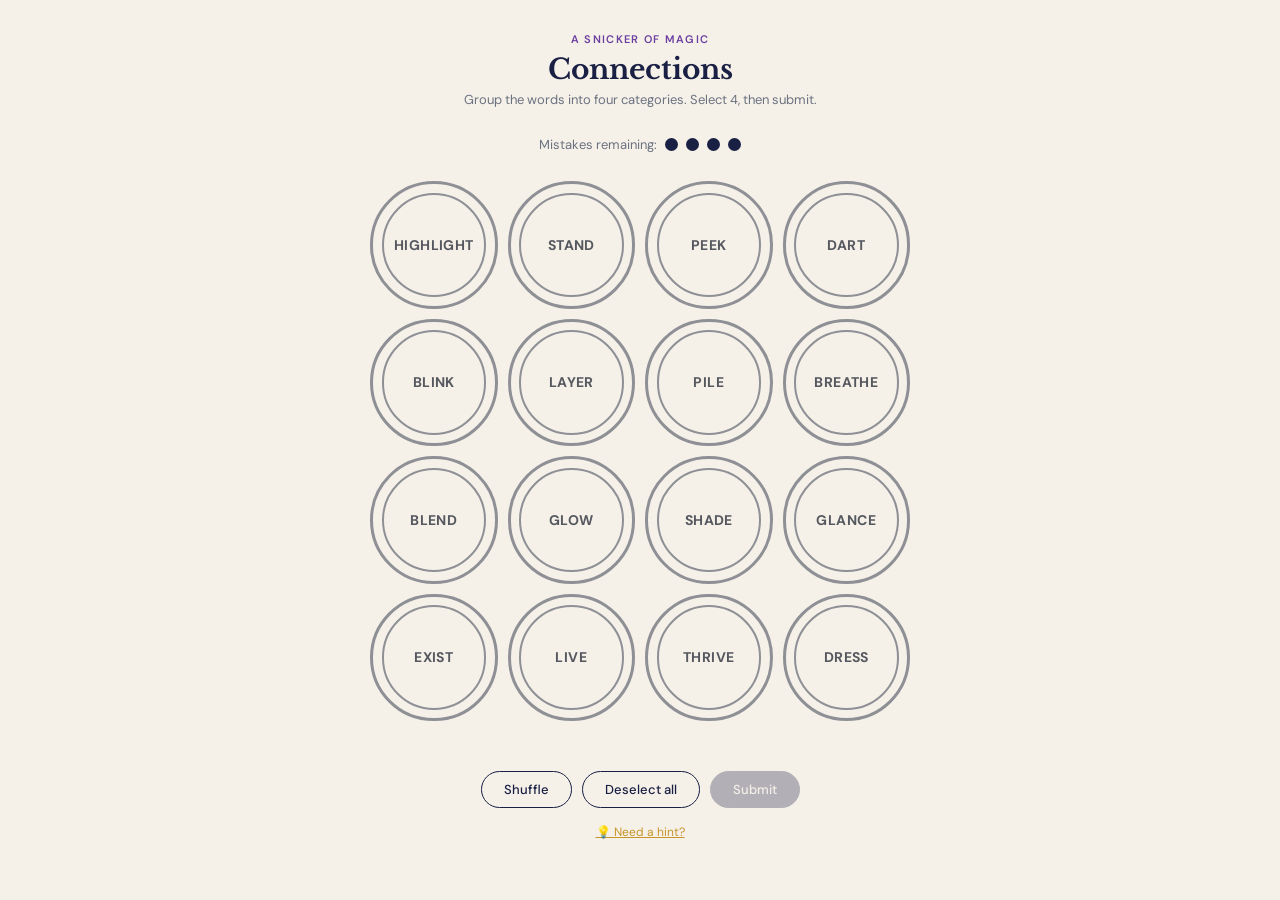
<file: connections/index.html>
<!DOCTYPE html>
<html lang="en">
<head>
<meta charset="UTF-8">
<meta name="viewport" content="width=device-width, initial-scale=1.0">
<title>Connections · A Snicker of Magic</title>
<link href="https://fonts.googleapis.com/css2?family=Libre+Baskerville:wght@400;700&family=DM+Sans:wght@400;500;600;700&display=swap" rel="stylesheet">
<style>
  *, *::before, *::after { box-sizing: border-box; margin: 0; padding: 0; }
  :root {
    --navy: #1a2044;
    --navy-light: #243060;
    --cream: #f5f0e8;
    --cream-dark: #e8e0d0;
    --text-muted: #6b7280;
    --magic-purple: #6b3fa0;
    --magic-gold: #c8952a;
    --tile-gray: #8e9096;
  }
  body {
    background: var(--cream);
    font-family: 'DM Sans', sans-serif;
    min-height: 100vh;
    display: flex;
    flex-direction: column;
    align-items: center;
    padding: 2rem 1rem 3rem;
  }
  header { text-align: center; margin-bottom: 1.75rem; }
  .book-label { font-size: 11px; font-weight: 600; letter-spacing: 0.12em; text-transform: uppercase; color: var(--magic-purple); margin-bottom: 6px; }
  h1 { font-family: 'Libre Baskerville', serif; font-size: 28px; color: var(--navy); font-weight: 700; margin-bottom: 4px; }
  .subtitle { font-size: 13px; color: var(--text-muted); }
  .game-area { width: 100%; max-width: 580px; }
  .mistakes-row { display: flex; align-items: center; justify-content: center; gap: 8px; margin-bottom: 1.25rem; font-size: 13px; color: var(--text-muted); }
  .dot { width: 13px; height: 13px; border-radius: 50%; background: var(--navy); display: inline-block; transition: background 0.3s; }
  .dot.used { background: var(--cream-dark); }
  .solved-area { display: flex; flex-direction: column; gap: 8px; margin-bottom: 8px; }
  .solved-row { border-radius: 14px; padding: 12px 16px 14px; text-align: center; animation: popIn 0.35s ease; }
  .solved-row .cat-label { font-size: 11px; font-weight: 600; letter-spacing: 0.08em; text-transform: uppercase; margin-bottom: 8px; }
  .fruit-words { display: flex; justify-content: center; align-items: center; gap: 12px; }
  .fruit-label { display: flex; align-items: center; gap: 10px; margin-right: 4px; }
  .fruit-label img { width: 64px; height: 64px; display: block; }
  .fruit-word { position: relative; width: 72px; height: 72px; flex-shrink: 0; }
  .fruit-word img { width: 100%; height: 100%; display: block; }
  .fruit-word span {
    position: absolute; inset: 0;
    display: flex; align-items: center; justify-content: center;
    font-size: 10px; font-weight: 700; letter-spacing: 0.02em;
    text-transform: uppercase; text-align: center;
    color: var(--navy); padding: 0 4px; line-height: 1.1;
  }
  .fruit-word span b {
    font-weight: 700;
    background: rgba(255, 255, 255, 0.82);
    border-radius: 999px;
    padding: 2px 6px;
    box-shadow: 0 1px 3px rgba(0,0,0,0.25);
    white-space: nowrap;
  }
  .grid { display: grid; grid-template-columns: repeat(4, 1fr); gap: 10px; margin-bottom: 1.25rem; max-width: 540px; margin-left: auto; margin-right: auto; }
  .tile {
    position: relative;
    width: 100%; aspect-ratio: 1 / 1;
    border-radius: 50%;
    background: transparent;
    border: 3px solid var(--tile-gray);
    display: flex; align-items: center; justify-content: center;
    font-family: 'DM Sans', sans-serif;
    font-size: 14px; font-weight: 700; letter-spacing: 0.03em; text-transform: uppercase;
    color: #55585f;
    cursor: pointer;
    transition: background 0.12s, border-color 0.12s, color 0.12s;
    user-select: none;
    padding: 0;
  }
  .tile::before {
    content: '';
    position: absolute; inset: 7%;
    border-radius: 50%;
    border: 2.5px solid var(--tile-gray);
    transition: border-color 0.12s;
    pointer-events: none;
  }
  .tile .tile-word { position: relative; padding: 0 6%; line-height: 1.15; text-align: center; white-space: nowrap; }
  .tile:hover { background: rgba(142, 144, 150, 0.14); }
  .tile.selected { background: var(--navy); border-color: var(--navy); color: var(--cream); }
  .tile.selected::before { border-color: rgba(245, 240, 232, 0.55); }
  .tile.fruit { border: none; background: transparent; cursor: default; }
  .tile.fruit::before { display: none; }
  .tile.fruit:hover { background: transparent; }
  .tile.fruit img { position: absolute; inset: 0; width: 100%; height: 100%; animation: fruitIn 0.45s ease; }
  .tile.shake { animation: shake 0.4s ease; }
  .tile.pop { animation: pop 0.3s ease; }
  .msg { text-align: center; font-size: 13px; color: var(--text-muted); min-height: 20px; margin-bottom: 10px; font-weight: 500; }
  .msg.error { color: #c0392b; }
  .msg.success { color: #1a7a4a; }
  .actions { display: flex; gap: 10px; justify-content: center; margin-bottom: 12px; }
  .btn { font-family: 'DM Sans', sans-serif; font-size: 13px; font-weight: 500; padding: 9px 22px; border-radius: 999px; cursor: pointer; transition: background 0.12s, opacity 0.2s; border: 1.5px solid var(--navy); background: transparent; color: var(--navy); }
  .btn:hover { background: var(--cream-dark); }
  .btn.primary { background: var(--navy); color: var(--cream); border-color: var(--navy); }
  .btn.primary:hover { background: var(--navy-light); }
  .btn.primary:disabled { opacity: 0.3; cursor: default; }
  .btn.hidden { opacity: 0; pointer-events: none; }
  .hint-row { text-align: center; min-height: 24px; }
  .hint-link { background: none; border: none; font-family: 'DM Sans', sans-serif; font-size: 12px; color: var(--magic-gold); cursor: pointer; text-decoration: underline; padding: 0; }
  .hint-link:hover { color: var(--magic-purple); }
  .win-msg { text-align: center; padding: 1rem 0 0; font-family: 'Libre Baskerville', serif; font-size: 20px; color: var(--navy); display: none; }
  .modal-overlay { display: none; position: fixed; inset: 0; background: rgba(0,0,0,0.5); z-index: 100; align-items: center; justify-content: center; }
  .modal-overlay.active { display: flex; }
  .modal { background: var(--cream); border-radius: 16px; padding: 1.5rem; max-width: 300px; width: 90%; text-align: center; }
  .modal h3 { font-family: 'Libre Baskerville', serif; font-size: 18px; color: var(--navy); margin-bottom: 6px; }
  .modal p { font-size: 12px; color: var(--text-muted); margin-bottom: 1rem; }
  .modal img { width: 100%; border-radius: 10px; margin-bottom: 1rem; }
  .modal .close-btn { font-family: 'DM Sans', sans-serif; font-size: 13px; font-weight: 500; padding: 8px 24px; border-radius: 999px; cursor: pointer; border: 1.5px solid var(--navy); background: var(--navy); color: var(--cream); }
  @keyframes shake { 0%,100%{transform:translateX(0)} 20%{transform:translateX(-7px)} 40%{transform:translateX(7px)} 60%{transform:translateX(-4px)} 80%{transform:translateX(4px)} }
  @keyframes popIn { 0%{opacity:0;transform:scaleY(0.8)} 100%{opacity:1;transform:scaleY(1)} }
  @keyframes pop { 0%{transform:scale(1)} 50%{transform:scale(1.07)} 100%{transform:scale(1)} }
  @keyframes fruitIn { 0%{opacity:0;transform:scale(0.6) rotate(-20deg)} 100%{opacity:1;transform:scale(1) rotate(0)} }
</style>
</head>
<body>
<header>
  <p class="book-label">A Snicker of Magic</p>
  <h1>Connections</h1>
  <p class="subtitle">Group the words into four categories. Select 4, then submit.</p>
</header>
<div class="game-area">
  <div class="mistakes-row">
    <span>Mistakes remaining:</span>
    <span class="dot" id="d0"></span>
    <span class="dot" id="d1"></span>
    <span class="dot" id="d2"></span>
    <span class="dot" id="d3"></span>
  </div>
  <div class="solved-area" id="solved-area"></div>
  <div class="grid" id="grid"></div>
  <p class="msg" id="msg"></p>
  <div class="actions" id="actions">
    <button class="btn" id="shuffle-btn" onclick="shuffleTiles()">Shuffle</button>
    <button class="btn" id="deselect-btn" onclick="deselectAll()">Deselect all</button>
    <button class="btn primary" id="submit-btn" onclick="submitGuess()" disabled>Submit</button>
  </div>
  <div class="hint-row" id="hint-row">
    <button class="hint-link" onclick="showHint()">💡 Need a hint?</button>
  </div>
  <p class="win-msg" id="win-msg">Brilliant! You got them all! ✨</p>
</div>

<div class="modal-overlay" id="hint-modal">
  <div class="modal">
    <h3>💡 Hint</h3>
    <img src="[data-uri]" alt="Glow Up hint" />
    <button class="close-btn" onclick="closeHint()">Got it!</button>
  </div>
</div>

<script>
const FRUITS = {"1": "[data-uri]", "2": "[data-uri]", "3": "[data-uri]", "4": "[data-uri]", "5": "[data-uri]", "6": "[data-uri]", "7": "[data-uri]", "8": "[data-uri]", "9": "[data-uri]", "10": "[data-uri]"};

const CATEGORIES = [
  { name: "Fast eye movements", words: ["GLANCE","PEEK","DART","BLINK"], bg: "#e6c96e", text: "#4a3000", sub: "#6b4800" },
  { name: "___ up", words: ["PILE","DRESS","GLOW","STAND"], bg: "#b39ddb", text: "#1a0040", sub: "#3d1a80" },
  { name: "Things you do with color", words: ["BLEND","SHADE","LAYER","HIGHLIGHT"], bg: "#7ec8a0", text: "#0e3320", sub: "#1a5c38" },
  { name: "To be alive", words: ["EXIST","LIVE","BREATHE","THRIVE"], bg: "#7aabda", text: "#0a2540", sub: "#163d6e" }
];

// Assign a random distinct fruit to each category (same fruit for all 4 words of a category)
const fruitKeys = Object.keys(FRUITS).sort(() => Math.random() - 0.5);
const WHOLE = {"3": "[data-uri]", "1": "[data-uri]", "5": "[data-uri]", "7": "[data-uri]", "2": "[data-uri]", "6": "[data-uri]", "4": "[data-uri]", "8": "[data-uri]", "10": "[data-uri]", "9": "[data-uri]"};
CATEGORIES.forEach((c, i) => { c.fruit = FRUITS[fruitKeys[i]]; c.whole = WHOLE[fruitKeys[i]]; });

let remaining = CATEGORIES.flatMap(c => c.words).sort(() => Math.random() - 0.5);
let selected = [];
let mistakes = 0;
let solved = [];
let locked = false;

function shuffleTiles() {
  if (locked) return;
  remaining = [...remaining].sort(() => Math.random() - 0.5);
  selected = [];
  render();
  setMsg("");
}

function deselectAll() {
  if (locked) return;
  selected = [];
  render();
  setMsg("");
}

function render() {
  const grid = document.getElementById("grid");
  grid.innerHTML = "";
  remaining.forEach(word => {
    const t = document.createElement("button");
    t.className = "tile" + (selected.includes(word) ? " selected" : "");
    t.id = "tile-" + word;
    t.innerHTML = '<span class="tile-word">' + word + '</span>';
    t.onclick = () => toggle(word);
    grid.appendChild(t);
  });
  document.getElementById("submit-btn").disabled = selected.length !== 4;
}

function toggle(word) {
  if (locked) return;
  if (selected.includes(word)) {
    selected = selected.filter(w => w !== word);
  } else {
    if (selected.length >= 4) return;
    selected.push(word);
  }
  render();
}

function setMsg(text, type) {
  const el = document.getElementById("msg");
  el.textContent = text;
  el.className = "msg" + (type ? " " + type : "");
}

function submitGuess() {
  if (locked || selected.length !== 4) return;
  const match = CATEGORIES.find(c =>
    !solved.includes(c) &&
    c.words.every(w => selected.includes(w)) &&
    selected.every(w => c.words.includes(w))
  );
  if (match) {
    locked = true;
    // Gray circles transform into the category's fruit
    selected.forEach(w => {
      const el = document.getElementById("tile-" + w);
      if (el) {
        el.classList.remove("selected");
        el.classList.add("fruit", "pop");
        el.innerHTML = '<img src="' + match.fruit + '" alt="">';
      }
    });
    setTimeout(() => {
      solved.push(match);
      remaining = remaining.filter(w => !match.words.includes(w));
      selected = [];
      locked = false;
      renderSolved();
      render();
      if (solved.length === CATEGORIES.length) {
        setMsg("");
        document.getElementById("win-msg").style.display = "block";
        document.getElementById("actions").style.display = "none";
        document.getElementById("hint-row").style.display = "none";
      } else {
        setMsg("Correct!", "success");
      }
    }, 1100);
  } else {
    const oneAway = CATEGORIES.find(c =>
      !solved.includes(c) &&
      c.words.filter(w => selected.includes(w)).length === 3
    );
    mistakes++;
    document.getElementById("d" + (mistakes - 1)).classList.add("used");
    selected.forEach(w => {
      const el = document.getElementById("tile-" + w);
      if (el) { el.classList.add("shake"); setTimeout(() => el && el.classList.remove("shake"), 420); }
    });
    if (mistakes >= 4) {
      setMsg("No more guesses — revealing answers.", "error");
      setTimeout(revealAll, 900);
    } else {
      setMsg(oneAway ? "One away!" : "Not quite — try again.", "error");
    }
    selected = [];
    setTimeout(render, 430);
  }
}

function revealAll() {
  CATEGORIES.filter(c => !solved.includes(c)).forEach(c => {
    solved.push(c);
    remaining = remaining.filter(w => !c.words.includes(w));
  });
  renderSolved();
  render();
  document.getElementById("actions").style.display = "none";
  document.getElementById("hint-row").style.display = "none";
}

function renderSolved() {
  const area = document.getElementById("solved-area");
  area.innerHTML = "";
  solved.forEach(c => {
    const row = document.createElement("div");
    row.className = "solved-row";
    row.style.background = c.bg;
    const fruitsHtml = c.words.map(w =>
      '<div class="fruit-word"><img src="' + c.fruit + '" alt=""><span><b>' + w + '</b></span></div>'
    ).join("");
    const labelHtml = '<div class="fruit-label"><img src="' + c.whole + '" alt=""></div>';
    row.innerHTML = '<div class="cat-label" style="color:' + c.text + '">' + c.name + '</div>' +
                    '<div class="fruit-words">' + labelHtml + fruitsHtml + '</div>';
    area.appendChild(row);
  });
}

function showHint() { document.getElementById("hint-modal").classList.add("active"); }
function closeHint() { document.getElementById("hint-modal").classList.remove("active"); }

shuffleTiles();
</script>
</body>
</html>
</file>
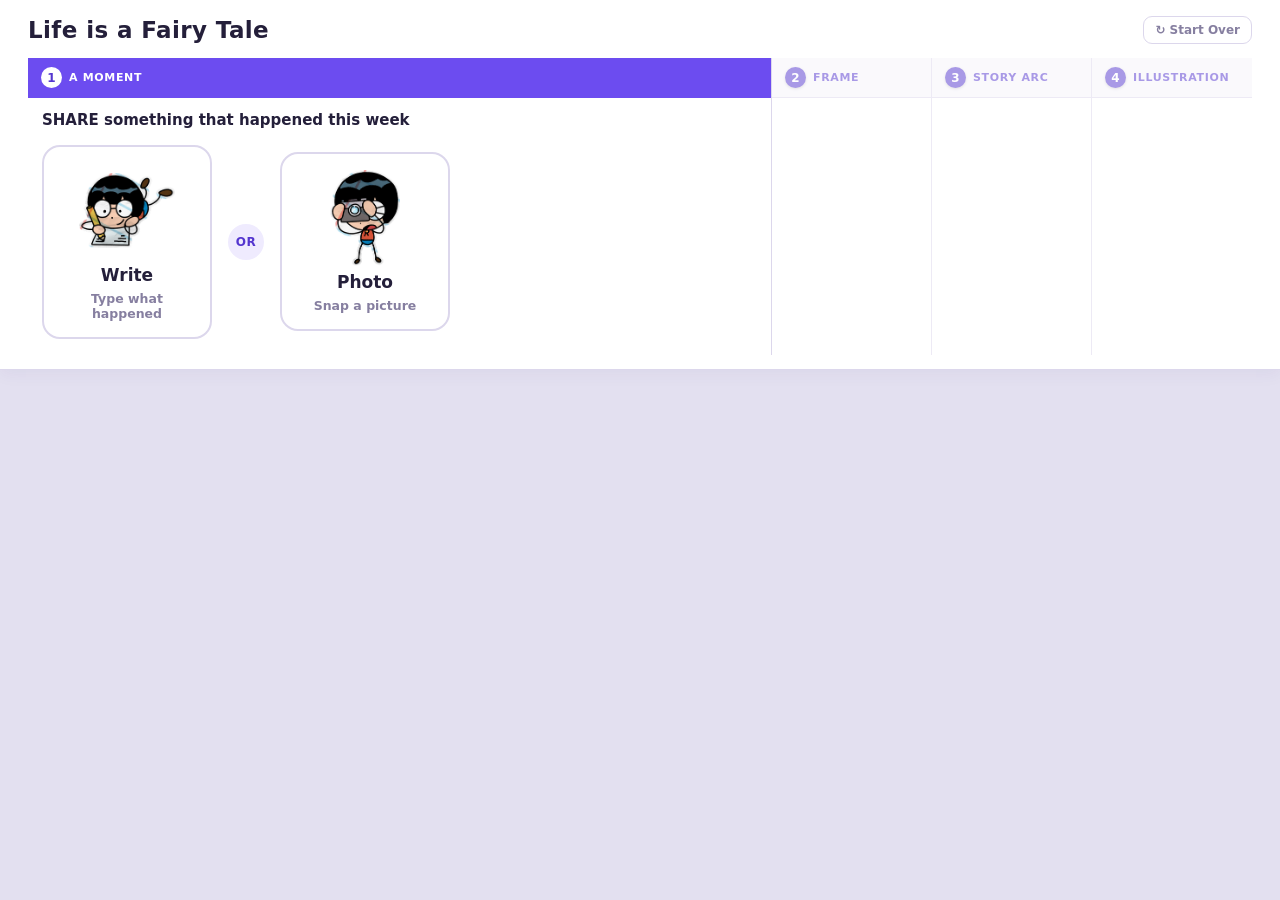
<file: demo/index.html>
<!doctype html>
<html lang="en">
  <head>
    <meta charset="UTF-8" />
    <meta name="viewport" content="width=device-width, initial-scale=1.0" />
    <title>Life is a Fairy Tale</title>
    <script type="module" crossorigin src="./assets/index-DMBg5xG0.js"></script>
    <link rel="stylesheet" crossorigin href="./assets/index-xrrfBCiv.css">
  </head>
  <body>
    <div id="root"></div>
  </body>
</html>
</file>
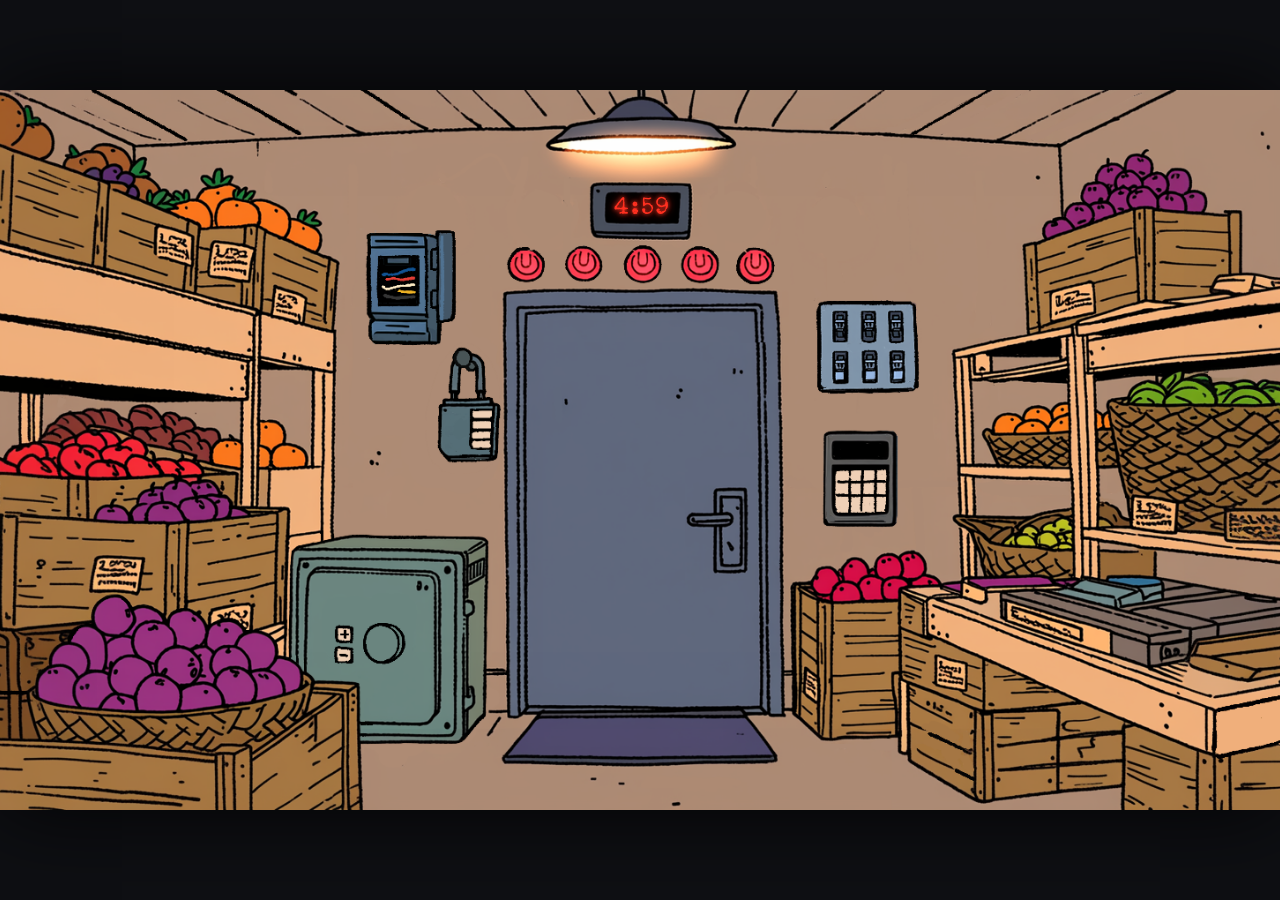
<file: games/escape-room/index.html>
<!DOCTYPE html>
<html lang="ko">
<head>
<meta charset="UTF-8">
<meta name="viewport" content="width=device-width, initial-scale=1.0, user-scalable=no">
<title>Escape Room</title>
<link href="https://fonts.googleapis.com/css2?family=Playfair+Display:ital,wght@0,600;0,700&family=Crimson+Pro:ital,wght@0,400;0,500;0,600;1,400&family=Special+Elite&family=Patrick+Hand&display=swap" rel="stylesheet">
<style>
*{box-sizing:border-box;margin:0;padding:0;}
:root{
  --case:#8a9aaa; --case-dark:#6a7a8a; --case-light:#9aaaba; --case-edge:#4a5a6a;
  --panel:#5a6a7a; --btn:#d8cbb8; --btn-shadow:#a09880;
  --ink:#0a0e14; --cream:#f0e4c8; --manila:#e8d8a0;
  --led-on:#40ff40; --led-off:#0a1a0a; --led-red:#ff3020;
  --font-ui:'Special Elite',monospace;
  --font-note:'Patrick Hand',cursive;
  --font-copy:'Crimson Pro',serif;
  --font-title:'Playfair Display',serif;
  --type-micro:8px;
  --type-label:10px;
  --type-control:13px;
  --type-note:15px;
  --type-hint:18px;
  --type-action:22px;
  --type-display:24px;
  --type-title:26px;
}
html,body{width:100%;height:100%;overflow:hidden;background:#15171c;
  font-family:var(--font-copy);touch-action:none;user-select:none;}

/* ── 방 무대 ── */
#stage{position:fixed;inset:0;display:flex;align-items:center;justify-content:center;background:#0e0f13;overflow:hidden;}
#room{position:relative;aspect-ratio:16/9;
  width:min(100vw, calc(100dvh * 16 / 9));
  box-shadow:0 0 80px rgba(0,0,0,.85);overflow:hidden;container-type:size;}
@supports not (height:100dvh){
  #room{width:min(100vw, calc(100vh * 16 / 9));}
}

/* ── 레이어 (모든 png 1456x816 풀캔버스 — 겹치면 위치 자동 정렬) ── */
.layer{position:absolute;inset:0;width:100%;height:100%;object-fit:cover;
  pointer-events:none;display:block;}
.layer.bg{z-index:1;}
.obj{z-index:2;transition:transform .16s ease;}
.obj.zoom{transform:scale(1.2);}      /* hover 시 1.2배 확대 (origin은 JS에서 오브젝트 중심) */
.layer.fg{z-index:3;}                 /* 전경 — 금고 앞을 가림 */
.layer.light{z-index:4;transition:opacity .4s;}

/* ── 클릭/hover 영역 (좌표는 JS에서 %로 주입) ── */
.region{position:absolute;z-index:6;cursor:pointer;}
.region.solved{cursor:default;}

/* ── 타이머 (벽면 검은 디스플레이 오버레이) ── */
#timer{position:absolute;z-index:4;pointer-events:none;display:flex;align-items:center;justify-content:center;
  font-family:var(--font-ui);color:var(--led-red);
  text-shadow:0 0 4px rgba(255,48,32,.95),0 0 9px rgba(255,48,32,.8);letter-spacing:.08em;
  font-size:var(--type-display);line-height:1;padding-top:.1em;}
#timer.warning{color:#ffaa00;text-shadow:0 0 10px rgba(255,170,0,.9);}
#timer.danger{animation:tpulse .5s ease infinite;}
@keyframes tpulse{0%,100%{opacity:1}50%{opacity:.45}}

/* ── 진행 조명: light-red/green img 레이어 (updateLights에서 opacity 토글) ── */

/* ── dim + 퍼즐 팝업 ── */
#dim{position:fixed;inset:0;background:rgba(5,7,10,.82);opacity:0;pointer-events:none;
  transition:opacity .3s;z-index:50;}
#dim.on{opacity:1;pointer-events:all;}
#popup{position:fixed;z-index:60;top:50%;left:50%;
  --popup-scale:1;--popup-enter-scale:.92;
  transform:translate(-50%,-50%) scale(var(--popup-enter-scale));opacity:0;pointer-events:none;
  transition:opacity .25s, transform .25s;width:min(1224px,96vw);
  display:grid;grid-template-columns:minmax(0,840px) 360px;align-items:center;gap:24px;}
#popup.on{opacity:1;pointer-events:none;transform:translate(-50%,-50%) scale(var(--popup-scale));}
#puzzle-stack{width:100%;display:grid;justify-items:end;pointer-events:none;}
.pz{display:none;width:100%;justify-items:end;pointer-events:none;}
.pz.show{display:grid;}
#puzzle-doc{width:360px;max-height:82vh;background:transparent;pointer-events:none;}
.doc-paper{max-height:82vh;overflow:auto;background:var(--manila);border-radius:3px;padding:22px 22px 26px;
  box-shadow:2px 3px 14px rgba(0,0,0,.5);pointer-events:auto;display:flex;flex-direction:column;align-items:flex-start;}
.doc-title{width:100%;font-family:var(--font-note);font-size:22px;color:#0a0e14;font-weight:700;margin:0 0 12px;text-align:left;line-height:1.1;}
.doc-text{width:100%;font-family:var(--font-note);font-size:22px;font-weight:700;line-height:1.45;color:#0a0e14;text-align:left;}
.doc-red{border-bottom:2.5px solid #e03020;font-weight:600;}
@media (max-width:900px){
  #popup{width:min(92vw,680px);grid-template-columns:1fr;}
  #puzzle-doc{display:none;}
}
/* M01 전선 모듈 (이미지 레이어 — 틀+전선 png 위에 텍스트 오버레이) */
.wire-mod{position:relative;width:100%;max-width:840px;aspect-ratio:585/491;pointer-events:auto;}
.wm-layer{position:absolute;inset:0;width:100%;height:100%;object-fit:contain;pointer-events:none;}
.wm-wire{transition:opacity .35s, filter .2s;}
.wm-wire.cut{opacity:.08;}
.wm-wire.sel{filter:drop-shadow(0 0 6px rgba(255,255,255,.95)) brightness(1.15);}
.wire-mod.wrong{animation:wireWrong .42s ease;}
@keyframes wireWrong{0%,100%{filter:none}50%{filter:drop-shadow(0 0 18px rgba(235,30,20,.9)) saturate(1.45) hue-rotate(-18deg)}}
.wm-hint{position:absolute;top:22.4%;left:50%;transform:translate(-50%,-50%);width:84%;height:11.6%;
  display:flex;align-items:center;justify-content:center;padding:0 2%;text-align:center;line-height:1.15;
  font-family:var(--font-note);font-size:34px;font-weight:700;letter-spacing:.2px;color:rgba(25,35,50,.95);}
.wm-word{position:absolute;left:82.8%;transform:translate(-50%,-50%);width:17.3%;height:6.9%;padding:0;white-space:nowrap;
  background:transparent;border:none;cursor:pointer;text-align:center;display:grid;place-items:center;line-height:1;
  font-family:var(--font-note);font-size:18px;font-weight:700;letter-spacing:0;color:rgba(20,28,40,.9);}
.wm-line{position:absolute;left:38%;transform:translate(-50%,-50%);width:60%;height:6.5%;
  background:transparent;border:none;cursor:pointer;padding:0;}
.wm-word:hover{color:#000;}
.wm-word.sel{color:#fff;text-shadow:0 0 3px #000,0 0 5px #000;font-weight:700;}
.wm-cut{position:absolute;top:87.5%;left:48.7%;transform:translate(-50%,-50%);width:36.6%;height:12.4%;white-space:nowrap;
  background:transparent;border:none;cursor:pointer;display:grid;place-items:center;line-height:1;
  font-family:var(--font-note);font-size:30px;font-weight:700;letter-spacing:0;color:rgba(20,28,40,.9);}
.wm-cut:hover{color:#000;}
.wm-cut:active{transform:translate(-50%,-50%) scale(.95);}
/* 모듈 패널 */
.panel{background:var(--panel);border-radius:10px;border:2px solid var(--case-edge);
  box-shadow:0 24px 60px rgba(0,0,0,.7),inset 2px 2px 6px rgba(0,0,0,.4);
  padding:16px;gap:12px;display:flex;flex-direction:column;position:relative;}
.panel.wrong{animation:wrongF .4s ease;}
@keyframes wrongF{0%,100%{background:var(--panel)}50%{background:rgba(220,40,20,.45)}}
.panel-hd{display:flex;justify-content:space-between;align-items:center;}
.mlabel{font-family:var(--font-ui);font-size:var(--type-label);letter-spacing:2px;color:rgba(240,228,200,.5);}
.fled{width:12px;height:12px;border-radius:50%;background:var(--led-off);
  border:1px solid rgba(0,0,0,.5);transition:all .4s;}
.fled.on{background:var(--led-on);box-shadow:0 0 10px rgba(64,255,64,.7);}
.phint{font-family:var(--font-note);font-size:var(--type-note);color:rgba(240,228,200,.92);
  line-height:1.25;background:rgba(0,0,0,.18);border-radius:5px;padding:8px 10px;min-height:36px;
  display:flex;align-items:center;justify-content:center;text-align:center;}
.sol-ov{position:absolute;inset:0;border-radius:10px;background:rgba(40,180,40,.18);
  display:flex;align-items:center;justify-content:center;font-size:48px;color:var(--led-on);
  opacity:0;pointer-events:none;transition:opacity .3s;z-index:5;}
.sol-ov.on{opacity:1;}

/* WIRES */
.wire-row{display:flex;align-items:center;gap:8px;}
.wpost{width:12px;height:12px;border-radius:50%;flex-shrink:0;
  background:radial-gradient(circle at 35% 35%,#c8c0b0,#686060);border:1.5px solid #484040;}
.wire{flex:1;height:16px;position:relative;cursor:pointer;display:flex;align-items:center;}
.wire-inner{position:absolute;left:0;right:0;height:10px;top:3px;border-radius:5px;
  transition:transform .12s,opacity .3s;
  box-shadow:0 3px 6px rgba(0,0,0,.4),inset 0 2px 0 rgba(255,255,255,.3),inset 0 -2px 0 rgba(0,0,0,.3);}
.wire:hover:not(.sel):not(.cut) .wire-inner{transform:translateY(-3px);}
.wire.sel .wire-inner{transform:translateY(-4px);box-shadow:0 6px 10px rgba(0,0,0,.5),0 0 0 2.5px rgba(255,255,255,.85);}
.wire.cut .wire-inner{opacity:.12;transform:scaleX(.25);}
.wire.cut{pointer-events:none;}
.wire-lbl{font-family:var(--font-ui);font-size:var(--type-label);color:rgba(240,228,200,.75);
  width:64px;text-align:right;flex-shrink:0;}

/* DIAL */
.dial-mod{position:relative;width:100%;max-width:620px;aspect-ratio:589/402;pointer-events:auto;}
.dial-layer{position:absolute;inset:0;width:100%;height:100%;object-fit:contain;pointer-events:none;}
.dial-mod.wrong{animation:dialWrong .4s ease;}
@keyframes dialWrong{0%,100%{filter:none}50%{filter:drop-shadow(0 0 16px rgba(220,40,20,.75)) saturate(1.25)}}
.dial-hint{position:absolute;top:27.7%;left:49.8%;width:84.4%;height:14.7%;transform:translate(-50%,-50%);
  display:grid;place-items:center;text-align:center;padding:0 4%;line-height:1.15;
  font-family:var(--font-note);font-size:31px;font-weight:700;color:rgba(20,28,40,.94);}
.dial-step{position:absolute;left:37.6%;width:13.4%;height:16.7%;transform:translate(-50%,-50%);
  background:transparent;border:none;padding:0;cursor:pointer;outline:none;-webkit-tap-highlight-color:transparent;}
.dial-step img{width:100%;height:100%;object-fit:contain;display:block;pointer-events:none;}
.dial-step.plus{top:47.6%;}
.dial-step.minus{top:61.9%;}
.dial-step:hover,.dial-step:focus,.dial-step:focus-visible{background:transparent;outline:none;}
.dial-step:active{transform:translate(-50%,-50%) scale(.96);background:transparent;outline:none;}
.dial-value{position:absolute;left:57.6%;top:51.6%;width:21%;height:32%;transform:translate(-50%,-50%);
  display:grid;place-items:center;text-align:center;line-height:1;padding:0;
  font-family:var(--font-ui);font-size:34px;color:var(--ink);font-weight:700;}
.dial-value span{display:block;line-height:1;transform:translateY(.24em);}
.dial-confirm{position:absolute;left:48.8%;top:82.6%;width:36.5%;height:15.4%;transform:translate(-50%,-50%);
  background:transparent;border:none;cursor:pointer;display:grid;place-items:center;text-align:center;line-height:1;outline:none;padding-top:.18em;
  font-family:var(--font-note);font-size:22px;font-weight:700;letter-spacing:0;color:rgba(20,28,40,.86);}
.dial-confirm:hover,.dial-confirm:focus,.dial-confirm:focus-visible{color:#000;background:transparent;outline:none;}
.dial-confirm:active{transform:translate(-50%,-50%) scale(.96);background:transparent;outline:none;}
.dbtn{width:36px;height:28px;border-radius:4px;background:linear-gradient(180deg,var(--btn),var(--btn-shadow));
  border:1px solid rgba(0,0,0,.3);color:var(--ink);cursor:pointer;font-family:var(--font-ui);font-size:var(--type-note);font-weight:700;
  display:flex;align-items:center;justify-content:center;box-shadow:0 3px 0 rgba(0,0,0,.3);}
.dbtn:active{transform:translateY(2px);box-shadow:0 1px 0 rgba(0,0,0,.3);}

/* SWITCHES */
.switch-mod{position:relative;width:100%;max-width:620px;aspect-ratio:585/523;pointer-events:auto;}
.switch-layer{position:absolute;inset:0;width:100%;height:100%;object-fit:contain;pointer-events:none;}
.switch-mod.wrong{animation:switchWrong .4s ease;}
@keyframes switchWrong{0%,100%{filter:none}50%{filter:drop-shadow(0 0 16px rgba(220,40,20,.75)) saturate(1.25)}}
.switch-hint{position:absolute;top:21.8%;left:49.7%;width:84.5%;height:13.6%;transform:translate(-50%,-50%);
  display:grid;place-items:center;text-align:center;padding:0 4%;line-height:1.15;
  font-family:var(--font-note);font-size:31px;font-weight:700;color:rgba(20,28,40,.94);}
.switch-toggle{position:absolute;left:var(--x);top:var(--y);width:11.2%;height:19.9%;transform:translate(-50%,-50%);
  background:transparent;border:none;padding:0;cursor:pointer;outline:none;-webkit-tap-highlight-color:transparent;}
.switch-toggle img{width:100%;height:100%;object-fit:contain;display:block;pointer-events:none;}
.switch-toggle:hover,.switch-toggle:focus,.switch-toggle:focus-visible{background:transparent;outline:none;}
.switch-toggle:active{transform:translate(-50%,-50%) scale(.96);background:transparent;outline:none;}
.switch-label{position:absolute;left:var(--x);top:calc(var(--y) + 11.4%);width:24%;height:6.5%;
  transform:translate(-50%,-50%);display:grid;place-items:center;text-align:center;line-height:1;
  font-family:var(--font-note);font-size:20px;font-weight:700;color:rgba(240,228,200,.9);}
/* KEYPAD */
.keypad-mod{position:relative;width:100%;max-width:620px;aspect-ratio:585/553;pointer-events:auto;}
.keypad-layer{position:absolute;inset:0;width:100%;height:100%;object-fit:contain;pointer-events:none;}
.keypad-mod.wrong{animation:keypadWrong .4s ease;}
@keyframes keypadWrong{0%,100%{filter:none}50%{filter:drop-shadow(0 0 16px rgba(220,40,20,.75)) saturate(1.25)}}
.keypad-hint{position:absolute;top:22%;left:50%;width:84.5%;height:14.5%;transform:translate(-50%,-50%);
  display:grid;place-items:center;text-align:center;padding:0 5%;line-height:1.12;
  font-family:var(--font-note);font-size:31px;font-weight:700;color:rgba(20,28,40,.94);}
.kp-display{position:absolute;left:49.5%;top:38.6%;width:85.4%;height:11.5%;transform:translate(-50%,-50%);
  display:flex;align-items:center;justify-content:center;text-align:center;line-height:1;padding:.1em 0 0 .24em;
  color:var(--led-red);}
.kp-slots{font-family:var(--font-ui);font-size:24px;letter-spacing:14px;white-space:pre;}
.kp-extra{font-family:var(--font-note);font-size:34px;font-weight:700;letter-spacing:3px;margin-left:18px;transform:translateY(-.03em);}
.key-hit{position:absolute;left:var(--x);top:var(--y);width:19%;height:8.7%;transform:translate(-50%,-50%);
  background:transparent;border:none;padding:0;cursor:pointer;outline:none;-webkit-tap-highlight-color:transparent;}
.key-hit:hover,.key-hit:focus,.key-hit:focus-visible{background:transparent;outline:none;}
.key-hit:active{transform:translate(-50%,-50%) scale(.96);background:transparent;outline:none;}

/* SEATING */
.seat-mod{position:relative;width:100%;max-width:620px;aspect-ratio:1181/1239;pointer-events:auto;}
.seat-layer{position:absolute;inset:0;width:100%;height:100%;object-fit:contain;pointer-events:none;}
.seat-mod.wrong{animation:seatWrong .4s ease;}
@keyframes seatWrong{0%,100%{filter:none}50%{filter:drop-shadow(0 0 16px rgba(220,40,20,.75)) saturate(1.25)}}
.seat-hint{position:absolute;top:20%;left:50.3%;width:84.5%;height:10.5%;transform:translate(-50%,-50%);
  display:flex;align-items:center;justify-content:center;text-align:center;padding:0 4%;line-height:1.15;
  font-family:var(--font-note);font-size:29px;font-weight:700;color:rgba(20,28,40,.92);}
.seat-choice{position:absolute;left:54.9%;top:var(--y);width:42.6%;height:11.2%;transform:translateY(-50%);}
.seat-val{position:absolute;left:0;top:0;width:68.5%;height:100%;
  display:grid;place-items:center;text-align:center;padding:0;
  font-family:var(--font-note);font-size:24px;font-weight:700;font-style:normal;color:rgba(20,28,40,.9);line-height:1;}
.seat-next{position:absolute;right:0;top:0;width:31.5%;height:100%;
  background:transparent;border:none;cursor:pointer;padding:0;outline:none;-webkit-tap-highlight-color:transparent;}
.seat-next:hover,.seat-next:focus,.seat-next:focus-visible{background:transparent;outline:none;}
.seat-next:active{transform:scale(.96);background:transparent;outline:none;}
.seat-confirm{position:absolute;left:50%;top:86.1%;width:35.5%;height:11%;transform:translate(-50%,-50%);
  background:transparent;border:none;cursor:pointer;display:flex;align-items:center;justify-content:center;text-align:center;line-height:1;
  font-family:var(--font-note);font-size:22px;font-weight:700;letter-spacing:0;color:rgba(20,28,40,.86);}
.seat-confirm:hover{color:#000;}
.seat-confirm:active{transform:translate(-50%,-50%) scale(.96);}

/* CONFIRM */
.cfm{width:100%;padding:11px;border-radius:5px;background:linear-gradient(180deg,#5a6a7a,#4a5a6a);
  border:1px solid var(--case-edge);color:rgba(240,228,200,.9);
  font-family:var(--font-ui);font-size:var(--type-control);letter-spacing:2px;cursor:pointer;box-shadow:0 3px 0 rgba(0,0,0,.4);
  display:flex;align-items:center;justify-content:center;line-height:1;}
.cfm:active{transform:translateY(2px);box-shadow:0 1px 0 rgba(0,0,0,.4);}


/* ── START / WIN / LOCKED ── */
#locked,#win{position:fixed;inset:0;z-index:300;background:rgba(10,14,20,.96);
  display:flex;align-items:center;justify-content:center;transition:opacity .5s;}
#locked,#win{opacity:0;pointer-events:none;}
#locked.show,#win.show{opacity:1;pointer-events:all;}
.card{text-align:center;padding:34px 26px;max-width:360px;}
.card-ico{font-size:54px;margin-bottom:14px;}
.card-title{font-family:var(--font-title);font-size:var(--type-title);color:var(--cream);margin-bottom:8px;}
.card-title.red{color:var(--led-red);}
.card-sub{font-size:14px;font-style:italic;color:rgba(240,228,200,.45);margin-bottom:26px;line-height:1.6;}
.card-btn{padding:12px 30px;background:linear-gradient(180deg,var(--case-light),var(--case-dark));
  border:1px solid var(--case-edge);border-radius:6px;font-family:var(--font-ui);font-size:var(--type-control);
  color:var(--ink);cursor:pointer;letter-spacing:2px;box-shadow:0 3px 0 rgba(0,0,0,.4);
  display:inline-flex;align-items:center;justify-content:center;line-height:1;}
.spark{position:absolute;border-radius:50%;pointer-events:none;animation:sp 1.6s ease forwards;}
@keyframes sp{0%{opacity:1;transform:translate(0,0)scale(1)}100%{opacity:0;transform:translate(var(--dx),var(--dy))scale(.1)}}
</style>
</head>
<body>

<!-- ── 방 ── -->
<div id="stage">
  <div id="room">
    <!-- 레이어: 배경 → 오브젝트 5 → 전경 → 조명(빨강5+초록5) -->
    <img class="layer bg"  src="assets/room-bg.png" alt="">
    <img class="layer obj" id="obj-wires"    src="assets/obj-wires.png" alt="">
    <img class="layer obj" id="obj-lock"     src="assets/obj-lock.png" alt="">
    <img class="layer obj" id="obj-safe"     src="assets/obj-safe.png" alt="">
    <img class="layer obj" id="obj-switches" src="assets/obj-switches.png" alt="">
    <img class="layer obj" id="obj-keypad"   src="assets/obj-keypad.png" alt="">
    <img class="layer fg"  src="assets/room-fg.png" alt="">
    <img class="layer light" id="lr1" src="assets/light-red-1.png" alt="">
    <img class="layer light" id="lr2" src="assets/light-red-2.png" alt="">
    <img class="layer light" id="lr3" src="assets/light-red-3.png" alt="">
    <img class="layer light" id="lr4" src="assets/light-red-4.png" alt="">
    <img class="layer light" id="lr5" src="assets/light-red-5.png" alt="">
    <img class="layer light" id="lg1" src="assets/light-green-1.png" style="opacity:0" alt="">
    <img class="layer light" id="lg2" src="assets/light-green-2.png" style="opacity:0" alt="">
    <img class="layer light" id="lg3" src="assets/light-green-3.png" style="opacity:0" alt="">
    <img class="layer light" id="lg4" src="assets/light-green-4.png" style="opacity:0" alt="">
    <img class="layer light" id="lg5" src="assets/light-green-5.png" style="opacity:0" alt="">
    <div id="timer">5:00</div>

    <div class="region" id="rg-wires"    onclick="openPz(0)"></div>
    <div class="region" id="rg-lock"     onclick="openPz(4)"></div>
    <div class="region" id="rg-safe"     onclick="openPz(1)"></div>
    <div class="region" id="rg-switches" onclick="openPz(2)"></div>
    <div class="region" id="rg-keypad"   onclick="openPz(3)"></div>
    <div class="region" id="rg-door"     onclick="tryDoor()"></div>

  </div>
</div>

<!-- ── dim + 퍼즐 팝업 ── -->
<div id="dim" onpointerdown="closePz()"></div>
<div id="popup">
  <div id="puzzle-stack">

  <!-- M01 WIRES -->
  <div class="pz" id="pz0">
    <div class="wire-mod" id="pn0">
      <img class="wm-layer" src="assets/wire-panel-c.png" alt="">
      <img class="wm-layer wm-wire" id="w-PEEKED"   src="assets/wire-blue-c.png" alt="">
      <img class="wm-layer wm-wire" id="w-WALKED"   src="assets/wire-red-c.png" alt="">
      <img class="wm-layer wm-wire" id="w-LOOKED"   src="assets/wire-white-c.png" alt="">
      <img class="wm-layer wm-wire" id="w-SMILED"   src="assets/wire-yellow-c.png" alt="">
      <img class="wm-layer wm-wire" id="w-GLIMPSED" src="assets/wire-black-c.png" alt="">
      <div class="wm-hint">Cut the wires that are different from "glanced."</div>
      <button class="wm-word" id="wb-PEEKED"   style="top:36.3%" onclick="selWire('PEEKED')">PEEKED</button>
      <button class="wm-word" id="wb-WALKED"   style="top:45.7%" onclick="selWire('WALKED')">WALKED</button>
      <button class="wm-word" id="wb-LOOKED"   style="top:55.2%" onclick="selWire('LOOKED')">LOOKED</button>
      <button class="wm-word" id="wb-SMILED"   style="top:64.6%" onclick="selWire('SMILED')">SMILED</button>
      <button class="wm-word" id="wb-GLIMPSED" style="top:74.1%" onclick="selWire('GLIMPSED')">GLIMPSED</button>
      <button class="wm-line" style="top:39.8%" onclick="selWire('PEEKED')"></button>
      <button class="wm-line" style="top:47.4%" onclick="selWire('WALKED')"></button>
      <button class="wm-line" style="top:55%"   onclick="selWire('LOOKED')"></button>
      <button class="wm-line" style="top:62.6%" onclick="selWire('SMILED')"></button>
      <button class="wm-line" style="top:70.2%" onclick="selWire('GLIMPSED')"></button>
      <button class="wm-cut" onclick="cfm(0)">CUT SELECTED ↵</button>
      <div class="sol-ov" id="so0">✓</div>
    </div>
  </div>

  <!-- M02 DIAL (금고) -->
  <div class="pz" id="pz1">
    <div class="dial-mod" id="pn1">
      <img class="dial-layer" src="assets/dial-panel-c.png" alt="">
      <div class="sol-ov" id="so1">✓</div>
      <div class="dial-hint">How old is Frannie on her next birthday?</div>
      <button class="dial-step plus" onclick="dDial(1)" aria-label="Increase dial"><img src="assets/dial-plus-c.png" alt=""></button>
      <button class="dial-step minus" onclick="dDial(-1)" aria-label="Decrease dial"><img src="assets/dial-minus-c.png" alt=""></button>
      <div class="dial-value"><span id="dv">1</span></div>
      <button class="dial-confirm" onclick="cfm(1)">CONFIRM ↵</button>
    </div>
  </div>

  <!-- M03 SWITCHES -->
  <div class="pz" id="pz2">
    <div class="switch-mod" id="pn2">
      <img class="switch-layer" src="assets/switch-panel-c.png" alt="">
      <div class="sol-ov" id="so2">✓</div>
      <div class="switch-hint">What was in the way-back seat? Flip those ON.</div>
      <button class="switch-toggle" id="sw-0" style="--x:20%;--y:39.5%" onclick="tSw(0)" aria-label="Toggle clothes"><img class="switch-img" src="assets/switch-off-c.png" alt=""></button>
      <div class="switch-label" style="--x:20%;--y:39.5%">clothes</div>
      <button class="switch-toggle" id="sw-1" style="--x:50%;--y:39.5%" onclick="tSw(1)" aria-label="Toggle television"><img class="switch-img" src="assets/switch-off-c.png" alt=""></button>
      <div class="switch-label" style="--x:50%;--y:39.5%">television</div>
      <button class="switch-toggle" id="sw-2" style="--x:80%;--y:39.5%" onclick="tSw(2)" aria-label="Toggle books"><img class="switch-img" src="assets/switch-off-c.png" alt=""></button>
      <div class="switch-label" style="--x:80%;--y:39.5%">books</div>
      <button class="switch-toggle" id="sw-3" style="--x:20%;--y:62.3%" onclick="tSw(3)" aria-label="Toggle bicycle"><img class="switch-img" src="assets/switch-off-c.png" alt=""></button>
      <div class="switch-label" style="--x:20%;--y:62.3%">bicycle</div>
      <button class="switch-toggle" id="sw-4" style="--x:50%;--y:62.3%" onclick="tSw(4)" aria-label="Toggle blankets"><img class="switch-img" src="assets/switch-off-c.png" alt=""></button>
      <div class="switch-label" style="--x:50%;--y:62.3%">blankets</div>
      <button class="switch-toggle" id="sw-5" style="--x:80%;--y:62.3%" onclick="tSw(5)" aria-label="Toggle piano"><img class="switch-img" src="assets/switch-off-c.png" alt=""></button>
      <div class="switch-label" style="--x:80%;--y:62.3%">piano</div>
    </div>
  </div>

  <!-- M04 KEYPAD -->
  <div class="pz" id="pz3">
    <div class="keypad-mod" id="pn3">
      <img class="keypad-layer" src="assets/keypad-panel-c.png" alt="">
      <div class="sol-ov" id="so3">✓</div>
      <div class="keypad-hint">Find the word that means "needed."</div>
      <div class="kp-display" id="kd"><span class="kp-slots" id="kd-slots">_ _ _</span><span class="kp-extra">XXXXXX</span></div>
      <button class="key-hit" style="--x:17.4%;--y:52.1%" onclick="kp('N')" aria-label="Key N"></button>
      <button class="key-hit" style="--x:38.7%;--y:52.1%" onclick="kp('E')" aria-label="Key E"></button>
      <button class="key-hit" style="--x:60.4%;--y:52.1%" onclick="kp('C')" aria-label="Key C"></button>
      <button class="key-hit" style="--x:81.8%;--y:52.1%" onclick="kp('S')" aria-label="Key S"></button>
      <button class="key-hit" style="--x:17.4%;--y:63.4%" onclick="kp('A')" aria-label="Key A"></button>
      <button class="key-hit" style="--x:38.7%;--y:63.4%" onclick="kp('R')" aria-label="Key R"></button>
      <button class="key-hit" style="--x:60.4%;--y:63.4%" onclick="kp('Y')" aria-label="Key Y"></button>
      <button class="key-hit" style="--x:81.8%;--y:63.4%" onclick="kp('I')" aria-label="Key I"></button>
      <button class="key-hit" style="--x:17.4%;--y:74%" onclick="kp('T')" aria-label="Key T"></button>
      <button class="key-hit" style="--x:38.7%;--y:74%" onclick="kp('U')" aria-label="Key U"></button>
      <button class="key-hit" style="--x:60.4%;--y:74%" onclick="kp('L')" aria-label="Key L"></button>
      <button class="key-hit" style="--x:81.8%;--y:74%" onclick="kp('<')" aria-label="Backspace"></button>
    </div>
  </div>

  <!-- M05 SEATING (자물쇠) -->
  <div class="pz" id="pz4">
    <div class="seat-mod" id="pn4">
      <img class="seat-layer" src="assets/seat-panel-c.png" alt="">
      <div class="sol-ov" id="so4">✓</div>
      <div class="seat-hint">Where is everyone sitting?</div>
      <div class="seat-choice" style="--y:33.7%"><div class="seat-val" id="seat-0">—</div><button class="seat-next" onclick="cyc(0,1)" aria-label="Next red seat"></button></div>
      <div class="seat-choice" style="--y:45.3%"><div class="seat-val" id="seat-1">—</div><button class="seat-next" onclick="cyc(1,1)" aria-label="Next orange seat"></button></div>
      <div class="seat-choice" style="--y:57.2%"><div class="seat-val" id="seat-2">—</div><button class="seat-next" onclick="cyc(2,1)" aria-label="Next blue seat"></button></div>
      <button class="seat-confirm" onclick="cfm(4)">CONFIRM ↵</button>
    </div>
  </div>

  </div><!-- /puzzle-stack -->
  <aside id="puzzle-doc" aria-live="polite">
    <div class="doc-paper">
      <div class="doc-title">Passage Extract</div>
      <div class="doc-text" id="doc-text"></div>
    </div>
  </aside>
</div><!-- /popup -->

<!-- ── LOCKED ── -->
<div id="locked"><div class="card">
  <div class="card-ico">🔒</div><div class="card-title red">Room Locked</div>
  <div class="card-sub" id="locked-sub">Time's up — the door is sealed.</div>
  <button class="card-btn" onclick="location.reload()">TRY AGAIN ↻</button>
</div></div>

<!-- ── WIN ── -->
<div id="win"><div class="card">
  <div class="card-ico">🚪</div><div class="card-title">Escaped</div>
  <div class="card-sub">All 5 devices unlocked — the door is open.</div>
  <button class="card-btn" onclick="location.reload()">Play Again</button>
</div></div>

<script>
// ── 영역 좌표 (배경 % — 배경 바뀌면 여기만 수정) ──
const REGIONS={   // 에셋 png 불투명 픽셀 실측 (배경 바뀌면 bbox.py 재실행)
  'rg-wires':   {l:28.1,t:19.2,w:7.6, h:18.4}, // 전선 (M01)
  'rg-lock':    {l:33.3,t:35.0,w:6.0, h:18.3}, // 자물쇠 (M05 좌석)
  'rg-safe':    {l:21.9,t:61.0,w:17.0,h:30.1}, // 금고 (M02 다이얼)
  'rg-switches':{l:63.3,t:28.9,w:8.6, h:14.2}, // 스위치 (M03)
  'rg-keypad':  {l:64.2,t:47.2,w:5.8, h:13.6}, // 계산기 (M04 키패드)
  'rg-door':    {l:39.5,t:26, w:21,  h:63},    // 중앙 문 (출구, png 없어 수동)
};
const TIMER_BOX={l:47.25,t:14.1,w:5.9,h:4.55};
const LIGHT_POS=[{l:41,t:22.5},{l:45.7,t:22.5},{l:50.4,t:22.5},{l:55.1,t:22.5},{l:59.8,t:22.5}];
const LIGHT_SZ=3; // % of room width

// 오브젝트 확대 중심 (풀캔버스 png 기준 % — 오브젝트가 위치한 지점)
const OBJ_ORIGIN={   // 오브젝트 실제 중심 (확대 피벗) — bbox.py 실측
  'obj-wires':'31.9% 28.4%', 'obj-lock':'36.3% 44.2%', 'obj-safe':'30.4% 76.1%',
  'obj-switches':'67.6% 36.0%', 'obj-keypad':'67.1% 54.0%',
};
// 클릭 영역 ↔ 확대할 오브젝트
const REGION_OBJ={
  'rg-wires':'obj-wires','rg-lock':'obj-lock','rg-safe':'obj-safe',
  'rg-switches':'obj-switches','rg-keypad':'obj-keypad',
};
function layout(){
  for(const id in REGIONS){const r=REGIONS[id],el=document.getElementById(id);
    el.style.left=r.l+'%';el.style.top=r.t+'%';el.style.width=r.w+'%';el.style.height=r.h+'%';}
  const t=document.getElementById('timer');
  t.style.left=TIMER_BOX.l+'%';t.style.top=TIMER_BOX.t+'%';t.style.width=TIMER_BOX.w+'%';t.style.height=TIMER_BOX.h+'%';
  for(const id in OBJ_ORIGIN) document.getElementById(id).style.transformOrigin=OBJ_ORIGIN[id];
  // hover 시 해당 오브젝트 1.2배 확대
  for(const rid in REGION_OBJ){
    const r=document.getElementById(rid), o=document.getElementById(REGION_OBJ[rid]);
    r.addEventListener('mouseenter',()=>{ if(started&&!gameLocked) o.classList.add('zoom'); });
    r.addEventListener('mouseleave',()=>o.classList.remove('zoom'));
  }
}
layout();

// ── 상태 ──
const solved=new Set();
let gameLocked=false, started=false;

// ── 시작 ──
function startGame(){
  if(started)return;
  started=true;
  updateTimer();
  startTimer();
}

// ── 타이머 (방 전체에서 계속 흐름) ──
let timeLeft=300, timerInterval=null;
function startTimer(){
  timerInterval=setInterval(()=>{
    if(gameLocked){clearInterval(timerInterval);return;}
    timeLeft--; updateTimer();
    if(timeLeft<=0){clearInterval(timerInterval);fail("Time's up — the door is sealed.");}
  },1000);
}
function updateTimer(){
  const t=document.getElementById('timer');
  const m=Math.floor(timeLeft/60), s=timeLeft%60;
  t.textContent=m+':'+(s<10?'0':'')+s;
  t.className=''; if(timeLeft<=60)t.classList.add('warning'); if(timeLeft<=30)t.classList.add('danger');
}

// ── 퍼즐 팝업 ──
const CLUE_DOCS=[
  `"I see you." Mama smiled. "And I see Frannie Jo sleeping right behind me." She <span class="doc-red">glanced</span> up in the rearview mirror at my little sister, who was snuggled up with our dog, Biscuit.`,
  `She glanced up in the rearview mirror at my little sister, who was snuggled up with our dog, Biscuit. Both of them were snoring sweetly, cuddled against all the clothes that we'd piled in the way-back seat. Frannie's nearly six, but people think she's even younger than that because she's so small. She blended in easy with the books and blankets and clothes.`,
  `She glanced up in the rearview mirror at my little sister, who was snuggled up with our dog, Biscuit. Both of them were snoring sweetly, cuddled against all the clothes that we'd piled in the way-back seat. Frannie's nearly six, but people think she's even younger than that because she's so small. She blended in easy with the books and blankets and clothes.`,
  `I smiled at her words. I wanted them to be true, but I knew Frannie and I didn't have the kind of magic necessary to get rid of Mama's sad. But maybe that kind of magic did exist somewhere.`,
  `"I see you." Mama smiled. "And I see Frannie Jo sleeping right behind me." She glanced up in the rearview mirror at my little sister, who was snuggled up with our dog, Biscuit. Both of them were snoring sweetly, cuddled against all the clothes that we'd piled in the way-back seat.`
];
let curPz=-1;
function renderDoc(mid){
  document.getElementById('doc-text').innerHTML=CLUE_DOCS[mid]||'';
}
function popupViewport(){
  const vv=window.visualViewport;
  if(vv)return{w:vv.width,h:vv.height};
  return{w:window.innerWidth||document.documentElement.clientWidth,h:window.innerHeight||document.documentElement.clientHeight};
}
function fitPopup(){
  if(curPz<0)return;
  const popup=document.getElementById('popup');
  const v=popupViewport();
  const target=1;
  const w=popup.offsetWidth||1,h=popup.offsetHeight||1;
  const fitted=Math.max(.45,Math.min(target,(v.w*.92)/w,(v.h*.92)/h));
  popup.style.setProperty('--popup-scale',fitted.toFixed(4));
  popup.style.setProperty('--popup-enter-scale',Math.max(.45,fitted*.92).toFixed(4));
}
function openPz(mid){
  if(!started||gameLocked)return;
  curPz=mid;
  document.querySelectorAll('.pz').forEach(p=>p.classList.remove('show'));
  document.getElementById('pz'+mid).classList.add('show');
  renderDoc(mid);
  document.getElementById('dim').classList.add('on');
  const popup=document.getElementById('popup');
  fitPopup();
  popup.classList.add('on');
  requestAnimationFrame(fitPopup);
}
function closePz(){
  document.getElementById('dim').classList.remove('on');
  document.getElementById('popup').classList.remove('on');
  document.querySelectorAll('.pz').forEach(p=>p.classList.remove('show'));
  document.getElementById('doc-text').innerHTML='';
  curPz=-1;
}
addEventListener('resize',fitPopup);
addEventListener('orientationchange',fitPopup);
if(window.visualViewport){
  visualViewport.addEventListener('resize',fitPopup);
  visualViewport.addEventListener('scroll',fitPopup);
}

// ── 진행 조명 / 영역 표시 ──
function updateLights(){
  for(let i=1;i<=5;i++){
    const lit = solved.size>=i;                              // 왼쪽부터 켜짐
    document.getElementById('lr'+i).style.opacity = lit?0:1; // 빨강 끔
    document.getElementById('lg'+i).style.opacity = lit?1:0; // 초록 켬
  }
}

// ── 모듈 상태 ──
let selWires=new Set(), dialVal=1, keyStr='', keypadBusy=false;
const swState=[false,false,false,false,false,false];
const CHARS=['—','Mama','Felicity','Frannie + Biscuit'];
const seatIdx=[0,0,0];

function selWire(word){if(solved.has(0)||gameLocked)return;
  const on=selWires.has(word);
  if(on)selWires.delete(word); else selWires.add(word);
  document.getElementById('w-'+word).classList.toggle('sel',!on);
  document.getElementById('wb-'+word).classList.toggle('sel',!on);}
function clearWireSelection(){
  selWires.forEach(word=>{
    document.getElementById('w-'+word).classList.remove('sel');
    document.getElementById('wb-'+word).classList.remove('sel');
  });
  selWires.clear();
}
function dDial(d){if(solved.has(1)||gameLocked)return;dialVal=Math.max(1,Math.min(9,dialVal+d));document.getElementById('dv').textContent=dialVal;}
function switchCorrect(){
  return [true,false,true,false,true,false].every((v,i)=>swState[i]===v);
}
function tSw(i){if(solved.has(2)||gameLocked)return;
  swState[i]=!swState[i];
  const btn=document.getElementById('sw-'+i);
  btn.classList.toggle('on',swState[i]);
  btn.querySelector('.switch-img').src=swState[i]?'assets/switch-on-c.png':'assets/switch-off-c.png';
  if(switchCorrect())setTimeout(()=>cfm(2),120);
}
function updateKeypad(){
  document.getElementById('kd-slots').textContent=keyStr.padEnd(3,'_').split('').join(' ');
}
function resetKeypad(){
  keyStr='';
  keypadBusy=false;
  updateKeypad();
}
function kp(k){if(solved.has(3)||gameLocked||keypadBusy)return;
  if(k==='<')keyStr=keyStr.slice(0,-1);
  else if(keyStr.length<3)keyStr+=k;
  updateKeypad();
  if(keyStr.length===3){
    keypadBusy=true;
    setTimeout(()=>cfm(3),120);
  }
}
function cyc(slot,dir){if(solved.has(4)||gameLocked)return;
  seatIdx[slot]=(seatIdx[slot]+dir+CHARS.length)%CHARS.length;
  document.getElementById('seat-'+slot).textContent=CHARS[seatIdx[slot]];}

// ── 정답 확인 ──
function cfm(mid){
  if(solved.has(mid)||gameLocked)return;
  let ok=false;
  if(mid===0){const a=new Set(['WALKED','SMILED']);ok=a.size===selWires.size&&[...a].every(w=>selWires.has(w));
    if(ok)selWires.forEach(w=>document.getElementById('w-'+w).classList.add('cut'));}
  else if(mid===1){ok=dialVal===6;}
  else if(mid===2){ok=switchCorrect();}
  else if(mid===3){ok=keyStr.toUpperCase()==='NEC';}
  else if(mid===4){const d=CHARS[seatIdx[0]],f=CHARS[seatIdx[1]],b=CHARS[seatIdx[2]];
    ok=d==='Mama'&&f==='Felicity'&&b==='Frannie + Biscuit';}

  if(ok){
    solved.add(mid);
    document.getElementById('so'+mid).classList.add('on');
    const _led=document.getElementById('led'+mid); if(_led)_led.classList.add('on');
    const _cc=document.getElementById('cc'+mid); if(_cc)_cc.classList.add('done');
    const rg={0:'rg-wires',1:'rg-safe',2:'rg-switches',3:'rg-keypad',4:'rg-lock'}[mid];
    document.getElementById(rg).classList.add('solved');
    updateLights();
    if(solved.size===5){ document.getElementById('rg-door').classList.add('ready'); setTimeout(()=>{closePz();celebrate();},900); }
    else setTimeout(closePz,800);
  }else{
    const pn=document.getElementById('pn'+mid);
    pn.classList.add('wrong'); setTimeout(()=>pn.classList.remove('wrong'),420);
    if(mid===0) setTimeout(clearWireSelection,180);
    if(mid===3) setTimeout(resetKeypad,420);
  }
}

// ── 문(출구) ──
function tryDoor(){
  if(!started||gameLocked)return;
  if(solved.size===5) celebrate();
}

// ── 종료 ──
function celebrate(){
  if(gameLocked)return; gameLocked=true;
  const win=document.getElementById('win'); win.classList.add('show');
  for(let i=0;i<50;i++){const s=document.createElement('div');s.className='spark';
    s.style.cssText=`left:${Math.random()*100}vw;top:${Math.random()*100}vh;width:${4+Math.random()*10}px;height:${4+Math.random()*10}px;background:${['#e03020','#2050d0','#208040','#d06010','#7020b0','#9aaaba'][Math.floor(Math.random()*6)]}`;
    s.style.setProperty('--dx',(Math.random()-.5)*300+'px');s.style.setProperty('--dy',(Math.random()-.5)*300+'px');
    s.style.animationDelay=Math.random()*.8+'s';win.appendChild(s);setTimeout(()=>s.remove(),3000);}
}
function fail(msg){
  if(gameLocked)return; gameLocked=true;
  document.getElementById('locked-sub').textContent=msg;
  closePz();
  setTimeout(()=>document.getElementById('locked').classList.add('show'),300);
}

startGame();
</script>
</body>
</html>
</file>
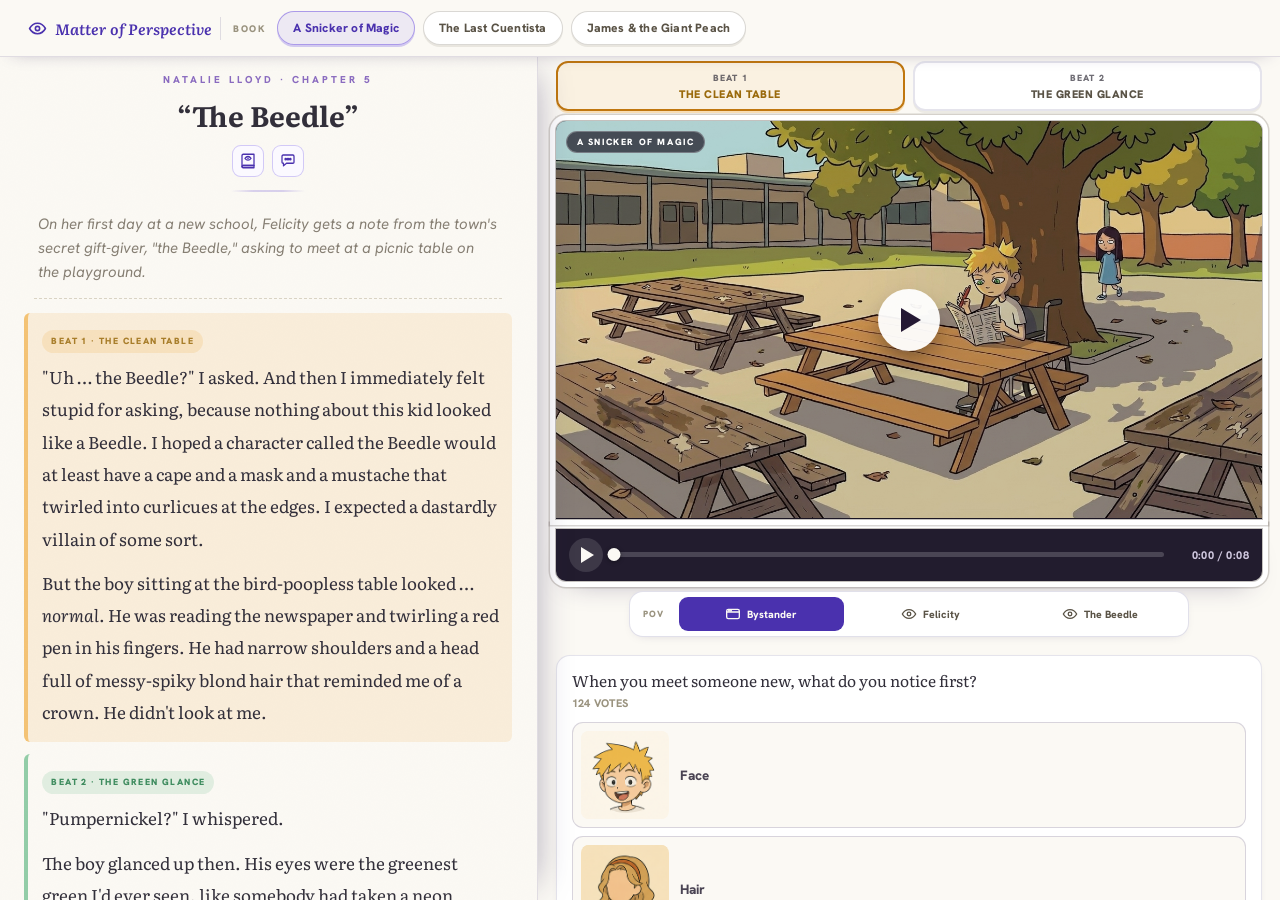
<file: games/perspective/index.html>
<!doctype html>
<html lang="en">
<head>
<meta charset="UTF-8">
<meta name="viewport" content="width=device-width, initial-scale=1.0">
<title>Matter of Perspective</title>
<link rel="stylesheet" href="./src/styles.css" />
</head>
<body>
<div class="stage">
  <div class="topbar">
    <span class="brandmark"><svg viewBox="0 0 24 24" fill="none" stroke="currentColor" stroke-width="2" stroke-linecap="round" stroke-linejoin="round"><path d="M2 12s3.6-6.6 10-6.6S22 12 22 12s-3.6 6.6-10 6.6S2 12 2 12z"/><circle cx="12" cy="12" r="2.7"/></svg>Matter of Perspective</span>
    <span class="booklabel">Book</span>
    <div class="booktabs" id="tabs">
      <button class="booktab on" data-b="snicker">A Snicker of Magic</button>
      <button class="booktab" data-b="cuentista">The Last Cuentista</button>
      <button class="booktab" data-b="james">James &amp; the Giant Peach</button>
    </div>
  </div>

  <div class="readercol"><div class="reader" id="reader"></div></div>

  <div class="scenecol">
    <div class="body">
      <div class="btnrow" id="beatrow"></div>
      <div class="playerwrap" id="player">
        <span class="ribbon" id="ribbon">Video mockup</span>
        <div class="bigplay" id="bigplay" aria-label="Play"><span class="tri"></span></div>
      </div>
      <div class="transport">
        <button class="ppbtn" id="pp" aria-label="Play/pause"><span class="ic-play"></span><span class="ic-pause"><b></b><b></b></span></button>
        <div class="seek" id="seek"><div class="track"></div><div class="fill" id="fill"></div><div class="head" id="head"></div></div>
        <span class="tcode" id="tcode">0:00 / 0:08</span>
      </div>
      <div class="povseg" id="povrow"></div>
      <div class="pollsection" id="pollsection"></div>
    </div>
  </div>
</div>
<script type="module" src="./src/main.js"></script>
</body>
</html>
</file>
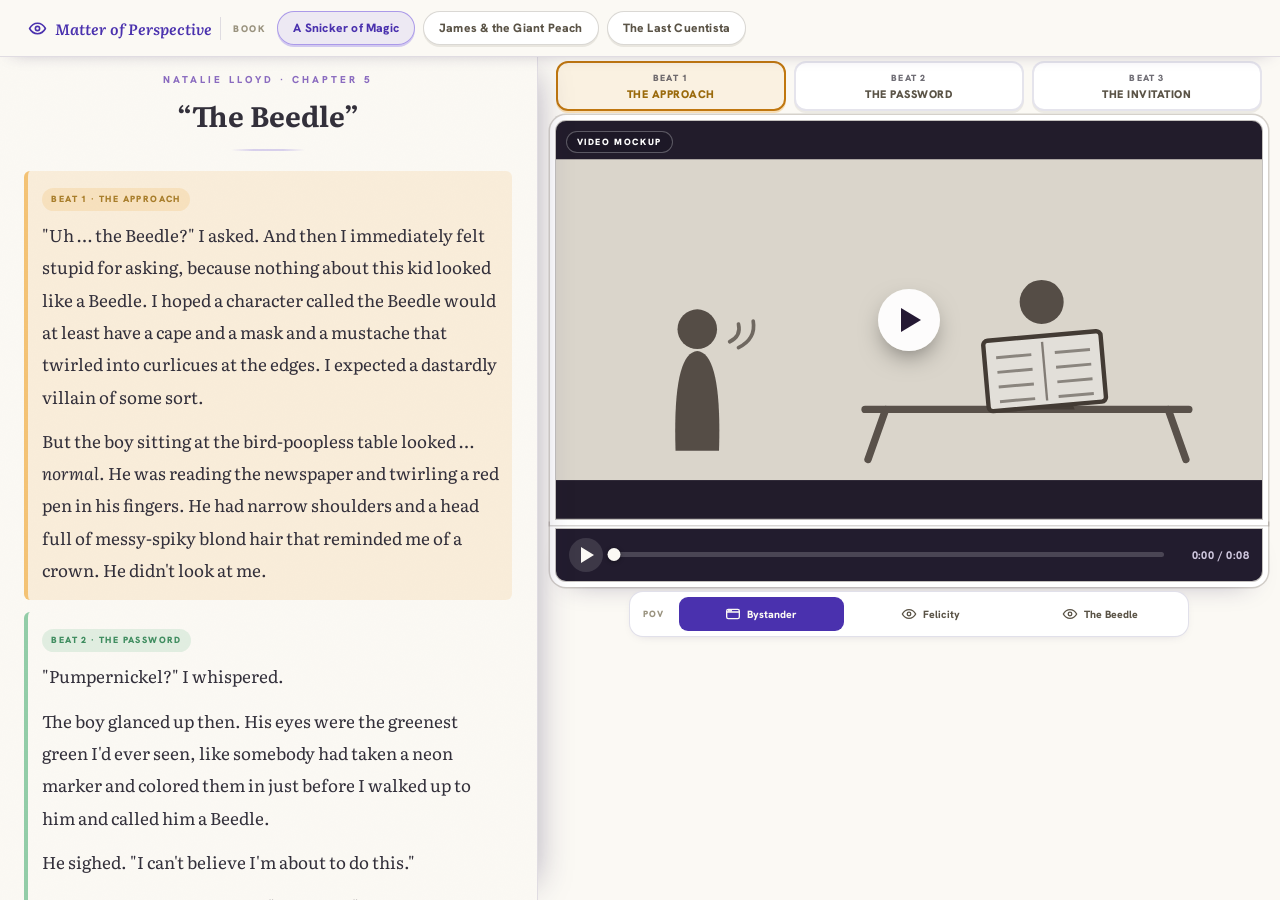
<file: games/perspective/docs/reference/matter-of-perspective-v1.html>
<!DOCTYPE html>
<html lang="en">
<head>
<meta charset="UTF-8">
<meta name="viewport" content="width=device-width, initial-scale=1.0">
<title>Matter of Perspective</title>
<style>
@import url('https://fonts.googleapis.com/css2?family=Hanken+Grotesk:wght@500;600;700;800;900&family=Literata:ital,opsz,wght@0,7..72,500;0,7..72,600;0,7..72,700;1,7..72,400;1,7..72,500&display=swap');
:root{--ink:#322F3A;--paperw:#FBF9F4;--butter:#EE9E22;--butter-d:#C0770F;--magic:#3FA96A;--red:#D6483A;--night:#EAE7F2;--vio:#6A4CE0;--vioDeep:#4A31AE;--sb-ink:#4A4238;--sb-paper:#F6F1E4;}
*{box-sizing:border-box;margin:0;padding:0;-webkit-tap-highlight-color:transparent}
html,body{height:100%}
body{font-family:'Hanken Grotesk',sans-serif;background:var(--night);color:var(--ink);overflow:hidden;user-select:none;-webkit-user-select:none}
button{font-family:inherit;cursor:pointer;border:none;background:none;color:inherit}
:focus-visible{outline:3px solid var(--butter);outline-offset:2px;border-radius:6px}
.stage{position:fixed;inset:0;display:grid;grid-template-columns:minmax(320px,42%) 1fr;grid-template-rows:auto 1fr;grid-template-areas:"topbar topbar" "reader scene"}
@media(max-aspect-ratio:1/1){.stage{grid-template-columns:1fr;grid-template-rows:auto 56% 1fr;grid-template-areas:"topbar" "scene" "reader"}}

/* ---- reader ---- */
.readercol{position:relative;grid-area:reader;min-width:0;overflow:hidden;display:flex;flex-direction:column;min-height:0;z-index:10;background:var(--paperw);box-shadow:14px 0 34px -18px rgba(40,30,80,.4);border-right:1.5px solid rgba(58,48,112,.14)}
@media(max-aspect-ratio:1/1){.readercol{border-right:none;border-top:1.5px solid rgba(58,48,112,.14);box-shadow:0 -14px 34px -20px rgba(40,30,80,.42)}}
.reader{position:relative;flex:1;min-height:0;overflow-y:auto;padding:16px clamp(20px,3vw,44px) 48px}
.reader::before{content:"";position:absolute;inset:0;pointer-events:none;opacity:.5;background:url("data:image/svg+xml,%3Csvg xmlns='http://www.w3.org/2000/svg' width='160' height='160'%3E%3Cfilter id='n'%3E%3CfeTurbulence type='fractalNoise' baseFrequency='0.9' numOctaves='2'/%3E%3CfeColorMatrix values='0 0 0 0 0.3 0 0 0 0 0.24 0 0 0 0 0.18 0 0 0 0.03 0'/%3E%3C/filter%3E%3Crect width='160' height='160' filter='url(%23n)'/%3E%3C/svg%3E")}
.chap{font-size:10px;font-weight:800;letter-spacing:3px;color:#8A6BC0;text-transform:uppercase;text-align:center}
.passagename{font-family:'Literata',serif;font-weight:700;font-size:clamp(20px,2.4vw,28px);margin:8px 0 3px;text-align:center}
.byline{margin-bottom:20px;text-align:center}
.byline::after{content:"";display:block;width:74px;height:2px;margin:13px auto 0;background:linear-gradient(90deg,transparent,#D8D0EC 30%,#D8D0EC 70%,transparent);border-radius:2px}
.excerpt{font-family:'Literata',serif;font-size:clamp(14.5px,1.5vw,17px);line-height:1.9;text-wrap:pretty}
.excerpt p{margin-bottom:12px}
.excerpt i{font-style:italic}
.beatblock{position:relative;border-left:4px solid transparent;border-radius:6px;padding:8px 12px 2px 14px;margin:0 -14px 12px;cursor:pointer;transition:background .18s,border-color .18s}
.beatblock .btag{display:inline-block;font-family:'Hanken Grotesk';font-size:9px;font-weight:900;letter-spacing:1.4px;text-transform:uppercase;padding:3px 9px;border-radius:99px;margin-bottom:8px;opacity:.85}
.beatblock.b1{border-left-color:rgba(238,158,34,.55)}
.beatblock.b1 .btag{background:rgba(238,158,34,.18);color:#9A6A0C}
.beatblock.b2{border-left-color:rgba(63,169,106,.55)}
.beatblock.b2 .btag{background:rgba(63,169,106,.16);color:#1F7A46}
.beatblock.b3{border-left-color:rgba(106,76,224,.5)}
.beatblock.b3 .btag{background:rgba(106,76,224,.13);color:var(--vioDeep)}
.beatblock:hover{background:rgba(58,48,112,.05)}
.beatblock.on.b1{background:rgba(238,158,34,.12)}
.beatblock.on.b2{background:rgba(63,169,106,.10)}
.beatblock.on.b3{background:rgba(106,76,224,.09)}
.between{opacity:.55;padding:0 12px 0 18px;margin:0 -14px 12px}

/* ---- scene column ---- */
.scenecol{grid-area:scene;display:flex;flex-direction:column;min-height:0;min-width:0;background:var(--paperw);overflow-y:auto}
.scenehead{display:flex;align-items:center;gap:8px;padding:12px 18px 6px;flex-shrink:0;flex-wrap:wrap}
.topbar{grid-area:topbar;z-index:20;display:flex;align-items:center;gap:10px;padding:11px clamp(18px,2.4vw,28px);background:var(--paperw);border-bottom:1.5px solid rgba(58,48,112,.14);box-shadow:0 6px 18px -12px rgba(40,30,80,.4)}
.brandmark{display:inline-flex;align-items:center;gap:8px;font-family:'Literata',serif;font-style:italic;font-weight:600;font-size:15px;color:var(--vioDeep);padding-right:8px;margin-right:2px;border-right:1.5px solid rgba(58,48,112,.14)}
.brandmark svg{width:19px;height:19px}
.booklabel{font-size:9.5px;font-weight:900;letter-spacing:1.6px;text-transform:uppercase;color:#9A937F;margin-right:2px}
.booktabs{display:flex;gap:8px;flex-wrap:wrap}
.booktab{display:inline-flex;align-items:center;min-height:34px;padding:0 15px;border-radius:99px;font-size:12px;font-weight:800;letter-spacing:.2px;color:#5A5346;background:#FFF;border:1.5px solid rgba(70,60,40,.2);box-shadow:0 2px 0 rgba(70,60,40,.1);transition:.16s;cursor:pointer}
.booktab:hover{border-color:rgba(106,76,224,.3)}
.booktab.on{color:var(--vioDeep);border-color:rgba(106,76,224,.5);background:rgba(106,76,224,.09);box-shadow:0 2px 0 rgba(106,76,224,.28)}
.hspace{flex:1}
.dotgrid{display:grid;grid-template-columns:repeat(3,7px);gap:3px}
.dotgrid i{width:7px;height:7px;border-radius:2px;background:rgba(238,158,34,.22)}
.dotgrid i.on{background:var(--butter-d)}

.body{padding:4px 18px 20px;display:flex;flex-direction:column;gap:10px}
.playerwrap{position:relative;aspect-ratio:16/9;background:#1D1826;border-radius:10px 10px 0 0;overflow:hidden;box-shadow:0 0 0 1px rgba(60,50,40,.3),0 0 0 6px #FFF,0 0 0 7.5px rgba(60,50,40,.2);flex-shrink:0}
.playerwrap svg{position:absolute;inset:0;width:100%;height:100%}
.ribbon{position:absolute;top:10px;left:10px;z-index:4;font-size:9px;font-weight:900;letter-spacing:1.6px;text-transform:uppercase;color:#FFF;background:rgba(29,24,38,.72);border:1px solid rgba(255,255,255,.28);border-radius:99px;padding:4px 10px;backdrop-filter:blur(2px)}
.bigplay{position:absolute;inset:0;z-index:3;display:flex;align-items:center;justify-content:center;background:rgba(20,14,30,.12);transition:background .2s,opacity .2s;cursor:pointer}
.bigplay:hover{background:rgba(20,14,30,.22)}
.bigplay .tri{width:62px;height:62px;border-radius:50%;background:rgba(255,255,255,.94);display:flex;align-items:center;justify-content:center;box-shadow:0 10px 26px -8px rgba(0,0,0,.55);transition:transform .16s}
.bigplay:hover .tri{transform:scale(1.07)}
.bigplay .tri::after{content:"";display:block;margin-left:5px;border-style:solid;border-width:12px 0 12px 20px;border-color:transparent transparent transparent #241833}
.playerwrap.playing .bigplay{opacity:0;pointer-events:none}

/* transport bar */
.transport{display:flex;align-items:center;gap:11px;padding:9px 13px;background:#221C2E;border-radius:0 0 10px 10px;box-shadow:0 0 0 1px rgba(60,50,40,.3),0 0 0 6px #FFF,0 0 0 7.5px rgba(60,50,40,.2),0 14px 28px -14px rgba(40,30,80,.4);margin-bottom:2px}
.ppbtn{flex-shrink:0;width:34px;height:34px;border-radius:50%;background:rgba(255,255,255,.12);display:flex;align-items:center;justify-content:center;transition:background .16s;cursor:pointer}
.ppbtn:hover{background:rgba(255,255,255,.2)}
.ppbtn .ic-play{width:0;height:0;margin-left:3px;border-style:solid;border-width:8px 0 8px 13px;border-color:transparent transparent transparent #FBF9F4}
.ppbtn .ic-pause{display:none;gap:4px}
.ppbtn .ic-pause b{display:block;width:4px;height:15px;border-radius:1.5px;background:#FBF9F4}
.playing .ppbtn .ic-play{display:none}
.playing .ppbtn .ic-pause{display:flex}
.seek{flex:1;position:relative;height:16px;display:flex;align-items:center;cursor:pointer}
.seek .track{position:absolute;left:0;right:0;height:5px;border-radius:99px;background:rgba(255,255,255,.18)}
.seek .fill{position:absolute;left:0;height:5px;border-radius:99px;background:var(--butter);width:0}
.seek .head{position:absolute;width:13px;height:13px;border-radius:50%;background:#FBF9F4;box-shadow:0 1px 4px rgba(0,0,0,.4);left:0;transform:translateX(-50%);transition:transform .1s}
.seek:hover .head{transform:translateX(-50%) scale(1.15)}
.tcode{flex-shrink:0;font-size:11px;font-weight:800;letter-spacing:.4px;color:#CFC7DE;font-variant-numeric:tabular-nums;min-width:74px;text-align:right}


.rowlbl{font-size:9.5px;font-weight:900;letter-spacing:1.8px;text-transform:uppercase;color:#9A937F;margin:2px 2px -6px}
.btnrow{display:grid;grid-template-columns:repeat(3,1fr);gap:8px}
/* POV = lens switcher attached under the player */
.povseg{display:flex;align-items:stretch;gap:4px;padding:5px;margin:-2px auto 0;width:min(100%,560px);background:#FFF;border:1.5px solid rgba(58,48,112,.15);border-radius:14px;box-shadow:0 3px 12px -8px rgba(40,30,80,.35)}
.seglbl{font-size:9px;font-weight:900;letter-spacing:1.3px;text-transform:uppercase;color:#9A937F;align-self:center;padding:0 10px 0 8px;white-space:nowrap}
.seg{flex:1;display:flex;align-items:center;justify-content:center;gap:6px;padding:9px 6px;border-radius:9px;font-size:10.5px;font-weight:800;color:#5A5346;line-height:1.15;text-align:center;transition:.15s;cursor:pointer}
.seg svg{width:16px;height:16px;stroke:currentColor;flex-shrink:0}
.seg:hover{background:rgba(106,76,224,.08)}
.seg.on{background:var(--vioDeep);color:#FBF9F4}
/* beats = moment cards */
.beatbtn{position:relative;display:flex;flex-direction:column;align-items:center;gap:4px;padding:9px 6px 8px;border-radius:12px;background:#FFF;border:2px solid rgba(58,48,112,.13);box-shadow:0 2px 0 rgba(70,60,40,.08);font-weight:800;transition:.16s;text-align:center;cursor:pointer}
.beatbtn .bn{font-size:9px;font-weight:900;letter-spacing:1.2px;text-transform:uppercase;opacity:.7}
.beatbtn .bl{font-size:11px;line-height:1.2;color:#5A5346;text-transform:uppercase;letter-spacing:.5px;font-weight:900}
.beatbtn.k1.on{border-color:var(--butter-d);background:rgba(238,158,34,.09);box-shadow:0 2px 0 rgba(238,158,34,.3)}
.beatbtn.k2.on{border-color:var(--magic);background:rgba(63,169,106,.08);box-shadow:0 2px 0 rgba(63,169,106,.3)}
.beatbtn.k3.on{border-color:var(--vio);background:rgba(106,76,224,.07);box-shadow:0 2px 0 rgba(106,76,224,.28)}
.beatbtn.k1.on .bl{color:#9A6A0C}.beatbtn.k2.on .bl{color:#1F7A46}.beatbtn.k3.on .bl{color:var(--vioDeep)}
</style>
</head>
<body>
<div class="stage">
  <div class="topbar">
    <span class="brandmark"><svg viewBox="0 0 24 24" fill="none" stroke="currentColor" stroke-width="2" stroke-linecap="round" stroke-linejoin="round"><path d="M2 12s3.6-6.6 10-6.6S22 12 22 12s-3.6 6.6-10 6.6S2 12 2 12z"/><circle cx="12" cy="12" r="2.7"/></svg>Matter of Perspective</span>
    <span class="booklabel">Book</span>
    <div class="booktabs" id="tabs">
      <button class="booktab on" data-b="snicker">A Snicker of Magic</button>
      <button class="booktab" data-b="james">James &amp; the Giant Peach</button>
      <button class="booktab" data-b="cuentista">The Last Cuentista</button>
    </div>
  </div>

  <div class="readercol"><div class="reader" id="reader"></div></div>

  <div class="scenecol">
    <div class="body">
      <div class="btnrow" id="beatrow"></div>
      <div class="playerwrap" id="player">
        <span class="ribbon">Video mockup</span>
        <div class="bigplay" id="bigplay" aria-label="Play"><span class="tri"></span></div>
      </div>
      <div class="transport">
        <button class="ppbtn" id="pp" aria-label="Play/pause"><span class="ic-play"></span><span class="ic-pause"><b></b><b></b></span></button>
        <div class="seek" id="seek"><div class="track"></div><div class="fill" id="fill"></div><div class="head" id="head"></div></div>
        <span class="tcode" id="tcode">0:00 / 0:08</span>
      </div>
      <div class="povseg" id="povrow"></div>
    </div>
  </div>
</div>

<script>
const $=id=>document.getElementById(id);
const INK='#4A4238', PAPER='#F6F1E4';

/* ============ storyboard frame helpers ============ */
function frame(inner,mode,accentGlow){
  let fx='';
  if(mode==='fpv') fx='<rect width="480" height="270" fill="url(#vg)"/>';
  if(mode==='wide') fx='<rect x="0" y="0" width="480" height="26" fill="#241f2e"/><rect x="0" y="244" width="480" height="26" fill="#241f2e"/>';
  const glow=accentGlow?'<ellipse cx="240" cy="30" rx="260" ry="80" fill="'+accentGlow+'" opacity=".16"/>':'';
  return '<svg viewBox="0 0 480 270" preserveAspectRatio="xMidYMid slice" xmlns="http://www.w3.org/2000/svg">'
   +'<defs><radialGradient id="vg" cx="0.5" cy="0.5" r="0.72"><stop offset="0.62" stop-color="#000" stop-opacity="0"/><stop offset="1" stop-color="#12101a" stop-opacity="0.62"/></radialGradient></defs>'
   +'<rect width="480" height="270" fill="'+PAPER+'"/>'+glow+inner+fx+'</svg>';
}
/* simple ink silhouette person: standing */
function person(x,y,h,extra){ // y = ground line, h = height
  const r=h*0.14, cy=y-h+r;
  return '<g fill="'+INK+'" opacity=".88"><circle cx="'+x+'" cy="'+cy+'" r="'+r+'"/>'
   +'<path d="M'+(x-r*1.1)+' '+y+' Q'+(x-r*1.25)+' '+(cy+r*1.2)+' '+x+' '+(cy+r*1.1)+' Q'+(x+r*1.25)+' '+(cy+r*1.2)+' '+(x+r*1.1)+' '+y+' Z"/>'+(extra||'')+'</g>';
}
/* seated-behind-table torso */
function seated(x,y,h){const r=h*.17,cy=y-h+r;
  return '<g fill="'+INK+'" opacity=".88"><circle cx="'+x+'" cy="'+cy+'" r="'+r+'"/><path d="M'+(x-r*1.5)+' '+y+' Q'+x+' '+(cy+r*.9)+' '+(x+r*1.5)+' '+y+' Z"/></g>';}
function tableSide(x,y,w){return '<g stroke="'+INK+'" stroke-width="5" stroke-linecap="round" fill="none" opacity=".85"><path d="M'+x+' '+y+' h'+w+'"/><path d="M'+(x+14)+' '+y+' l-12 34 M'+(x+w-14)+' '+y+' l12 34"/></g>';}
function speechArcs(x,y,flip){const s=flip?-1:1;return '<g stroke="'+INK+'" stroke-width="2.5" fill="none" stroke-linecap="round" opacity=".8"><path d="M'+x+' '+y+' q'+(8*s)+' -4 '+(6*s)+' -12"/><path d="M'+(x+6*s)+' '+(y+4)+' q'+(12*s)+' -6 '+(10*s)+' -18"/></g>';}
function fpvHand(x,y,flip){const s=flip?-1:1;return '<path d="M'+x+' 270 q'+(-6*s)+' -26 '+(10*s)+' -34 q'+(20*s)+' -8 '+(30*s)+' 6 q'+(8*s)+' 12 '+(2*s)+' 28 z" fill="'+INK+'" opacity=".9"/>';}

/* Snicker bits */
const NEON='#39F06B';
function newsSheet(x,y,w,h,rot){return '<g transform="rotate('+(rot||0)+' '+(x+w/2)+' '+(y+h/2)+')"><rect x="'+x+'" y="'+y+'" width="'+w+'" height="'+h+'" rx="3" fill="#FFFDF4" stroke="'+INK+'" stroke-width="3"/><path d="M'+(x+w/2)+' '+(y+4)+' v'+(h-8)+'" stroke="'+INK+'" stroke-width="1.6" opacity=".6"/><g stroke="'+INK+'" stroke-width="2" opacity=".55">'+[0,1,2,3].map(i=>'<path d="M'+(x+8)+' '+(y+12+i*10)+' h'+(w/2-16)+' M'+(x+w/2+8)+' '+(y+12+i*10)+' h'+(w/2-16)+'"/>').join('')+'</g></g>';}
function villainGhost(x,y,s){return '<g transform="translate('+x+' '+y+') scale('+s+')" fill="none" stroke="'+INK+'" stroke-width="2.6" stroke-dasharray="6 5" opacity=".55"><path d="M0 -34 q-30 10 -36 78 q36 12 72 0 q-6 -68 -36 -78"/><circle cx="0" cy="-44" r="17"/><path d="M-14 -48 h28"/><path d="M-10 -34 q10 6 20 0 M-10 -34 q-8 1 -11 -4 M10 -34 q8 1 11 -4"/></g>';}
function eyesBig(cx,cy,gap,r,col){return '<g><ellipse cx="'+(cx-gap)+'" cy="'+cy+'" rx="'+(r*1.5)+'" ry="'+r+'" fill="#fff" stroke="'+INK+'" stroke-width="3.5"/><ellipse cx="'+(cx+gap)+'" cy="'+cy+'" rx="'+(r*1.5)+'" ry="'+r+'" fill="#fff" stroke="'+INK+'" stroke-width="3.5"/><circle cx="'+(cx-gap)+'" cy="'+cy+'" r="'+(r*.62)+'" fill="'+col+'"/><circle cx="'+(cx+gap)+'" cy="'+cy+'" r="'+(r*.62)+'" fill="'+col+'"/><circle cx="'+(cx-gap)+'" cy="'+cy+'" r="'+(r*.28)+'" fill="#221"/><circle cx="'+(cx+gap)+'" cy="'+cy+'" r="'+(r*.28)+'" fill="#221"/></g>';}

/* James bits */
function grasshopper(x,y,s){return '<g transform="translate('+x+' '+y+') scale('+s+')" fill="'+INK+'" opacity=".88"><ellipse cx="0" cy="0" rx="34" ry="16"/><circle cx="30" cy="-12" r="10"/><path d="M-6 8 l-16 26 l10 2 M12 8 l-4 30 M-20 -8 q-22 -12 -30 -2" stroke="'+INK+'" stroke-width="4" fill="none" stroke-linecap="round"/><path d="M34 -18 q10 -10 18 -8" stroke="'+INK+'" stroke-width="2.5" fill="none"/></g>';}
function spider(x,y,s){let legs='';for(let i=0;i<4;i++){const a=18+i*16;legs+='<path d="M-10 0 q-26 '+(-14+i*9)+' -44 '+(-26+i*14)+'" /><path d="M10 0 q26 '+(-14+i*9)+' 44 '+(-26+i*14)+'"/>';}
  return '<g transform="translate('+x+' '+y+') scale('+s+')"><g stroke="'+INK+'" stroke-width="4" fill="none" stroke-linecap="round" opacity=".88">'+legs+'</g><ellipse cx="0" cy="4" rx="20" ry="17" fill="'+INK+'" opacity=".92"/><circle cx="0" cy="-16" r="10" fill="'+INK+'" opacity=".92"/></g>';}
function ladybug(x,y,s){return '<g transform="translate('+x+' '+y+') scale('+s+')"><path d="M-26 0 a26 22 0 0 1 52 0 z" fill="#C24438" stroke="'+INK+'" stroke-width="3"/><path d="M0 -22 v22" stroke="'+INK+'" stroke-width="2.5"/><circle cx="-12" cy="-8" r="3.4" fill="'+INK+'"/><circle cx="12" cy="-8" r="3.4" fill="'+INK+'"/><circle cx="-6" cy="-15" r="3" fill="'+INK+'"/><circle cx="7" cy="-16" r="3" fill="'+INK+'"/><circle cx="0" cy="-27" r="7" fill="'+INK+'"/></g>';}
function centipede(x,y,s){let seg='';for(let i=0;i<6;i++){seg+='<circle cx="'+(i*16)+'" cy="'+(i%2?-4:0)+'" r="9"/>';}
  return '<g transform="translate('+x+' '+y+') scale('+s+')" fill="'+INK+'" opacity=".85">'+seg+'<circle cx="-14" cy="0" r="11"/><g stroke="'+INK+'" stroke-width="2.4"><path d="M0 8 l-3 10 M16 6 l-2 10 M32 8 l-3 10 M48 6 l-2 10 M64 8 l-3 10" fill="none"/></g></g>';}
function boyCower(x,y,h){const r=h*.15,cy=y-h+r;return '<g fill="'+INK+'" opacity=".9"><circle cx="'+x+'" cy="'+cy+'" r="'+r+'"/><path d="M'+(x-r*1.3)+' '+y+' Q'+(x-r*.6)+' '+(cy+r)+' '+(x+r*.4)+' '+(cy+r*.8)+' Q'+(x+r*1.4)+' '+(cy+r*1.6)+' '+(x+r*1.1)+' '+y+' Z"/></g>'
  +'<g stroke="'+INK+'" stroke-width="2" fill="none" opacity=".55"><path d="M'+(x-r*2.4)+' '+(cy)+' q-4 5 0 10 M'+(x-r*3)+' '+(cy+6)+' q-4 5 0 10"/></g>';}
function laughArcs(x,y){return '<g stroke="'+INK+'" stroke-width="2.6" fill="none" stroke-linecap="round" opacity=".8"><path d="M'+x+' '+y+' q6 -8 14 -6 M'+(x+4)+' '+(y+10)+' q8 -8 18 -5 M'+(x-2)+' '+(y-10)+' q5 -7 12 -6"/></g>';}
function boot(x,y,s){return '<g transform="translate('+x+' '+y+') scale('+s+')"><path d="M0 0 v-26 h12 v18 h16 q6 4 0 8 z" fill="'+INK+'" opacity=".9"/></g>';}

/* Cuentista bits */
function pine(x,y,s){return '<g transform="translate('+x+' '+y+') scale('+s+')" fill="'+INK+'" opacity=".82"><path d="M0 0 L-20 44 L20 44 Z"/><path d="M0 24 L-26 74 L26 74 Z"/><rect x="-4" y="74" width="8" height="14"/></g>';}
function trunk(x,h){return '<rect x="'+x+'" y="0" width="'+(h||16)+'" height="270" fill="'+INK+'" opacity=".8" rx="4"/>';}
function lightShaft(x,w,col){return '<path d="M'+x+' 0 L'+(x+w)+' 0 L'+(x+w+70)+' 270 L'+(x+70)+' 270 Z" fill="'+col+'" opacity=".2"/>';}
function mantisShip(x,y,s){return '<g transform="translate('+x+' '+y+') scale('+s+')"><ellipse cx="0" cy="0" rx="70" ry="20" fill="'+INK+'" opacity=".9"/><circle cx="62" cy="-16" r="14" fill="'+INK+'" opacity=".9"/><path d="M-30 -8 q-30 -34 -14 -58 M6 -12 q-6 -40 18 -56" stroke="'+INK+'" stroke-width="6" fill="none" stroke-linecap="round" opacity=".9"/><path d="M-40 16 l-16 34 M-6 20 l-4 36 M30 16 l14 34" stroke="'+INK+'" stroke-width="7" fill="none" stroke-linecap="round" opacity=".9"/><path d="M56 -28 q6 -10 2 -18 M70 -26 q8 -8 6 -18" stroke="'+INK+'" stroke-width="3" fill="none" opacity=".8"/></g>';}
function comet(x,y){return '<g opacity=".85"><circle cx="'+x+'" cy="'+y+'" r="7" fill="#D6483A"/><path d="M'+x+' '+y+' q-40 -12 -78 -8" stroke="#D6483A" stroke-width="4" fill="none" stroke-linecap="round" opacity=".55"/><path d="M'+x+' '+(y+4)+' q-30 -4 -56 2" stroke="#EE9E22" stroke-width="3" fill="none" stroke-linecap="round" opacity=".5"/></g>';}
function nest(x,y,s){return '<g transform="translate('+x+' '+y+') scale('+s+')"><path d="M-22 0 q22 14 44 0 l-4 10 q-18 10 -36 0 z" fill="'+INK+'" opacity=".85"/><circle cx="-8" cy="-5" r="4.5" fill="'+INK+'"/><circle cx="2" cy="-6" r="4.5" fill="'+INK+'"/><circle cx="12" cy="-4" r="4.5" fill="'+INK+'"/><path d="M-10 -9 l2 -4 M0 -10 l2 -4" stroke="'+INK+'" stroke-width="1.6"/></g>';}
function marchLine(x0,y0,x1,y1,n){let out='';for(let i=0;i<n;i++){const t=i/(n-1),x=x0+(x1-x0)*t,y=y0+(y1-y0)*t,h=10+t*16;out+=person(x,y,h);}return out;}

/* ============ BOOKS DATA ============ */
const BOOKS={
snicker:{
  passage:'The Beedle', book:'A Snicker of Magic', author:'Natalie Lloyd', chap:'Chapter 5',
  povs:[{key:'wide',label:'Bystander',icon:'frame'},{key:'fel',label:"Felicity",icon:'eye'},{key:'boy',label:"The Beedle",icon:'eye'}],
  beats:[{key:'b1',n:'Beat 1',label:'The approach'},{key:'b2',n:'Beat 2',label:'The password'},{key:'b3',n:'Beat 3',label:'The invitation'}],
  excerpt:`
   <div class="beatblock b1" data-beat="0"><span class="btag">Beat 1 &middot; The approach</span>
    <p>"Uh &hellip; the Beedle?" I asked. And then I immediately felt stupid for asking, because nothing about this kid looked like a Beedle. I hoped a character called the Beedle would at least have a cape and a mask and a mustache that twirled into curlicues at the edges. I expected a dastardly villain of some sort.</p>
    <p>But the boy sitting at the bird-poopless table looked &hellip; <i>normal</i>. He was reading the newspaper and twirling a red pen in his fingers. He had narrow shoulders and a head full of messy-spiky blond hair that reminded me of a crown. He didn't look at me.</p></div>
   <div class="beatblock b2" data-beat="1"><span class="btag">Beat 2 &middot; The password</span>
    <p>"Pumpernickel?" I whispered.</p>
    <p>The boy glanced up then. His eyes were the greenest green I'd ever seen, like somebody had taken a neon marker and colored them in just before I walked up to him and called him a Beedle.</p>
    <p>He sighed. "I can't believe I'm about to do this."</p>
    <p>I glanced around nervously. "Do what?"</p></div>
   <div class="beatblock b3" data-beat="2"><span class="btag">Beat 3 &middot; The invitation</span>
    <p>He folded his newspaper and smiled at me. My heart kicked <i>YES!</i> as strong as a mule kick. My heart had never said yes over a smile before.</p>
    <p>He lowered his voice to a whisper. "But I'm the Beedle, too, sometimes, to those who need me. You definitely need the Beedle, Flea. You got time to talk?"</p></div>`,
  cells:{
   'fel|b1':{notes:"First-person, Felicity. Her imagined caped villain hangs ghost-like over the real view, then dissolves: an ordinary boy behind a picnic table, reading, not looking up.",
    svg:()=>frame(tableSide(150,190,220)+seated(268,190,84)+newsSheet(226,138,84,52,-6)+villainGhost(120,140,1.05),'fpv')},
   'boy|b1':{notes:"First-person, the Beedle. Newsprint fills the frame — he will not look up. A girl's voice says his secret name from somewhere beyond the top edge of the paper.",
    svg:()=>frame(newsSheet(60,60,360,230,-2)+speechArcs(72,44,false)+'<text x="96" y="42" font-family="Literata,serif" font-style="italic" font-size="17" fill="'+INK+'" opacity=".8">&hellip;the Beedle?</text>','fpv')},
   'wide|b1':{notes:"Wide shot. A girl hovers a few steps from a picnic table, mid-question. Behind the table: a boy absorbed in his newspaper, red pen twirling. Distance between them is the subject.",
    svg:()=>frame(person(96,224,96,speechArcs(118,150,false))+tableSide(210,196,220)+seated(330,196,88)+newsSheet(292,146,80,48,-5),'wide')},
   'fel|b2':{notes:"First-person, Felicity. The newspaper drops and two impossibly green eyes lock onto camera — neon-marker green, the whole frame's only color.",
    svg:()=>frame(newsSheet(120,190,240,84,0)+eyesBig(240,120,58,34,NEON),'fpv','#39F06B')},
   'boy|b2':{notes:"First-person, the Beedle. Over the top edge of the paper: a nervous girl, hands knotted, whispering the code word. Hold on her while he decides.",
    svg:()=>frame(newsSheet(40,196,400,80,0)+person(240,196,120,speechArcs(214,108,true))+'<text x="150" y="70" font-family="Literata,serif" font-style="italic" font-size="16" fill="'+INK+'" opacity=".8">pumpernickel?</text>','fpv')},
   'wide|b2':{notes:"Wide shot. Two kids locked eye-to-eye over a folded newspaper — a dotted sightline joins them across the table. Nobody else in the world.",
    svg:()=>frame(person(110,222,96)+tableSide(200,196,220)+seated(330,196,88)+'<path d="M136 150 L316 128" stroke="'+INK+'" stroke-width="2.5" stroke-dasharray="3 7" opacity=".65"/>','wide')},
   'fel|b3':{notes:"First-person, Felicity. His smile lands; a heart slams a mule-kick YES — quick cutaway flash of the kick, then back to the smile.",
    svg:()=>frame(seated(240,230,140)+'<path d="M212 172 q28 22 56 0" stroke="'+PAPER+'" stroke-width="5" fill="none" stroke-linecap="round"/>'+'<g transform="translate(392 64)"><path d="M0 10 c-9 -12 -27 -3 -23 11 c3 10 15 16 23 22 c8 -6 20 -12 23 -22 c4 -14 -14 -23 -23 -11 z" fill="#C24438" stroke="'+INK+'" stroke-width="2.5"/><path d="M-32 6 l-10 -7 M-34 20 l-12 1 M-30 32 l-9 7 M32 6 l10 -7 M34 20 l12 1 M30 32 l9 7" stroke="#C24438" stroke-width="3.5" stroke-linecap="round"/></g>','fpv','#EE9E22')},
   'boy|b3':{notes:"First-person, the Beedle. His own hand pushes the folded paper aside at the bottom of frame; the girl leans in as his whisper pulls her closer. He's committing.",
    svg:()=>frame(person(240,210,132)+newsSheet(300,216,110,54,8)+fpvHand(120,270,false)+speechArcs(198,250,true),'fpv')},
   'wide|b3':{notes:"Wide shot. Two heads leaning together across the picnic table, a whisper passing between them — a secret changing hands in broad daylight.",
    svg:()=>frame(person(160,224,100)+tableSide(200,196,220)+'<g transform="rotate(8 330 160)">'+seated(330,200,92)+'</g><path d="M226 132 q14 -10 28 0" stroke="'+INK+'" stroke-width="2.4" fill="none" stroke-dasharray="2 5" opacity=".7"/>','wide')}
  }
},
james:{
  passage:'Aren\u2019t you hungry?', book:'James and the Giant Peach', author:'Roald Dahl', chap:'Chapter 11',
  povs:[{key:'wide',label:'Bystander',icon:'frame'},{key:'james',label:"James",icon:'eye'},{key:'bugs',label:"The insects",icon:'eye'}],
  beats:[{key:'b1',n:'Beat 1',label:'\u201cI\u2019m hungry!\u201d'},{key:'b2',n:'Beat 2',label:'One of us'}],
  excerpt:`
   <div class="beatblock b1" data-beat="0"><span class="btag">Beat 1 &middot; "I'm hungry!"</span>
    <p>Every one of these "creatures" was at least as big as James himself, and in the strange greenish light that shone down from somewhere in the ceiling, they were absolutely terrifying to behold.</p>
    <p>"I'm hungry!" the Spider announced suddenly, staring hard at James.</p>
    <p>"<i>I'm</i> famished!" the Old-Green-Grasshopper said. "So am <i>I</i>!" the Ladybug cried. The Centipede sat up a little straighter on the sofa. "<i>Everyone's</i> famished!" he said. "We need food!"</p>
    <p>Four pairs of round black glassy eyes were all fixed upon James. There was a long pause &mdash; and a long silence.</p>
    <p>The Spider (who happened to be a female spider) opened her mouth and ran a long black tongue delicately over her lips. "Aren't <i>you</i> hungry?" she asked suddenly, leaning forward and addressing herself to James.</p>
    <p>Poor James was backed up against the far wall, shivering with fright and much too terrified to answer.</p></div>
   <div class="beatblock b2" data-beat="1"><span class="btag">Beat 2 &middot; One of us</span>
    <p>"What's the matter with you?" the Old-Green-Grasshopper asked. "You look positively ill!"</p>
    <p>"He looks as though he's going to faint any second," the Centipede said.</p>
    <p>"Oh, my goodness, the poor thing!" the Ladybug cried. "I do believe he thinks it's <i>him</i> that we are wanting to eat!"</p>
    <p>There was a roar of laughter from all sides. "Oh dear, oh dear!" they said. "What an awful thought!"</p>
    <p>"You mustn't be frightened," the Ladybug said kindly. "We wouldn't <i>dream</i> of hurting you. You are one of <i>us</i> now, didn't you know that? You are one of the crew. We're all in the same boat."</p></div>`,
  cells:{
   'james|b1':{notes:"First-person, James. One continuous shot: the room in sickly greenish light \u2014 grasshopper, ladybug, centipede, every one as big as him \u2014 then the Spider leans in, the long black tongue crosses her lips, and \u201chungry\u201d lands like a verdict. Wall at his back.",
    svg:()=>frame(grasshopper(80,150,1)+ladybug(408,150,1.1)+centipede(388,238,.9)+spider(230,160,2.2)+'<path d="M218 184 q12 11 26 1" stroke="#C24438" stroke-width="4.5" fill="none" stroke-linecap="round"/>'+speechArcs(316,124,false),'fpv','#3FA96A')},
   'bugs|b1':{notes:"First-person, the insects. Honest hospitality: everyone's famished and the guest is invited. But the small boy just shivers against the far wall \u2014 why does he look ill?",
    svg:()=>frame(boyCower(240,232,100)+'<text x="196" y="86" font-family="Literata,serif" font-style="italic" font-size="20" fill="'+INK+'" opacity=".85">Aren\u2019t you hungry?</text>'+speechArcs(180,92,true),'fpv','#3FA96A')},
   'wide|b1':{notes:"Wide shot \u2014 the only view where the joke is visible. The huge creatures lean hungrily from the right; James is flattened against the left wall. One sentence, two opposite meanings, one frame.",
    svg:()=>frame(boyCower(66,228,92)+spider(340,170,1.6)+grasshopper(440,200,.95)+'<path d="M284 150 L120 160" stroke="'+INK+'" stroke-width="2.4" stroke-dasharray="3 7" opacity=".6"/>','wide','#3FA96A')},
   'james|b2':{notes:"First-person, James. The room erupts \u2014 but the laughter is warm. The Ladybug comes close and kind: \u201cyou are one of us now.\u201d Fear drains out of the frame; the light warms.",
    svg:()=>frame(ladybug(240,190,2.4)+laughArcs(96,90)+laughArcs(380,100)+laughArcs(330,200),'fpv','#EE9E22')},
   'bugs|b2':{notes:"First-person, the insects. Fond disbelief \u2014 \u201cwhat an awful thought!\u201d The boy unclenches before their eyes: shoulders drop, chin lifts, the first small smile.",
    svg:()=>frame(person(240,236,110)+laughArcs(140,110)+laughArcs(340,110),'fpv','#EE9E22')},
   'wide|b2':{notes:"Wide shot. The whole room loosens with laughter, and the gap between James and the creatures finally closes \u2014 he steps toward them as the Ladybug's line lands: one of the crew, all in the same boat.",
    svg:()=>frame(person(140,226,88)+'<path d="M162 190 l30 -4" stroke="'+INK+'" stroke-width="2.4" stroke-dasharray="2 5" opacity=".6"/>'+centipede(250,222,1.2)+ladybug(330,206,1.3)+laughArcs(300,110)+laughArcs(180,120)+grasshopper(420,180,.9),'wide','#EE9E22')}
  }
},
cuentista:{
  passage:'Leaving Earth', book:'The Last Cuentista', author:'Donna Barba Higuera', chap:'Chapter 2',
  povs:[{key:'wide',label:'Bystander',icon:'frame'},{key:'petra',label:"Petra",icon:'eye'},{key:'javier',label:"Javier",icon:'eye'}],
  beats:[{key:'b1',n:'Beat 1',label:'The ship'},{key:'b2',n:'Beat 2',label:'The memory'},{key:'b3',n:'Beat 3',label:'The march'}],
  excerpt:`
   <div class="beatblock b1" data-beat="0"><span class="btag">Beat 1 &middot; The ship</span>
    <p>We continue to the ship along the path that could be any hiking trail. It's the least official final exodus off Earth you could imagine. My parents told me that chatter tracking showed too many fringe and conspiracy groups suspecting something was up out here. Turns out they were right. My little brother, Javier, skids to a stop when we emerge from the camouflage of the cedar canopy to an open field of green. A monstrous ship resembling a stainless-steel-and-crystal praying mantis comes into view.</p>
    <p>"Petra &hellip;?" He clenches my wrist.</p>
    <p>At the opposite end of the field sits an exact replica of our ship. So far away, it looks half the size of the behemoth in front of us. With only two ships left, I know one is already gone. Dad said they lost contact when the final ping came as they approached Alpha Centauri.</p>
    <p>"It's okay." I urge Javier on, even though I want to run back into the forest too.</p></div>
   <div class="beatblock b2" data-beat="1"><span class="btag">Beat 2 &middot; The memory</span>
    <p>I think of Lita and my teachers and my classmates, and I wonder what they're doing right now. I don't want to imagine them being so afraid they'd try to hide from something they can't hide from.</p>
    <p>Instead, I picture Lita and T&iacute;a Berta lying under the red-and-black fringed blanket, drinking coffee with "secret sauce" as they watch the nagual snake come home.</p>
    <p>"Berta! This isn't the time to be stingy." Lita would tip the brown glass bottle, pouring rich liquid of the same color into her coffee cup.</p>
    <p>"I suppose you're right," T&iacute;a Berta replies. "We won't have another Christmas to keep this for." Lita will make an even bigger pour into T&iacute;a Berta's cup. They'll clink their clay mugs, take a long drink, and lean back shoulder to shoulder against T&iacute;a Berta's one-hundred-year-old pecan tree.</p>
    <p>This is the story my mind will keep of them.</p></div>
   <p class="between">(Between beats, Petra remembers the looting, her mother's words &mdash; "people are afraid" &mdash; and feeling like she's been given the last glass of water on Earth.)</p>
   <div class="beatblock b3" data-beat="2"><span class="btag">Beat 3 &middot; The march</span>
    <p>I look up at the comet and wince. I <i>hate you</i>.</p>
    <p>Like ants on an orderly march to our hole, my family and I walk quietly across the grass field with several scientists and one other family with a blond teenager. As we get closer, instead of the cement commercial launch pad I expect, there's just freshly cut grass.</p></div>`,
  cells:{
   'petra|b1':{notes:"First-person, Petra. The canopy opens and the mantis-ship devours the skyline; its far-off twin looks toy-sized. Javier's small hand clenches her wrist at the frame's edge. Her body says run; her voice says it's okay.",
    svg:()=>frame(mantisShip(280,170,1.5)+mantisShip(440,120,.4)+'<path d="M0 120 Q60 40 150 30 L0 0 Z" fill="'+INK+'" opacity=".8"/>'+fpvHand(60,270,false),'fpv','#6A4CE0')},
   'javier|b1':{notes:"First-person, Javier. Camera skids to a stop, tilts up at his sister: her face is calm against the blurred monster behind her. If Petra is calm, it must be okay. \u201cPetra\u2026?\u201d",
    svg:()=>frame(mantisShip(240,90,1.1)+'<rect width="480" height="270" fill="'+PAPER+'" opacity=".45"/>'+person(240,270,190,'')+'<text x="70" y="90" font-family="Literata,serif" font-style="italic" font-size="19" fill="'+INK+'" opacity=".85">Petra&hellip;?</text>','fpv','#6A4CE0')},
   'wide|b1':{notes:"Wide shot. Two small figures frozen at the treeline, dwarfed by the crystal mantis across the field. The scale gap is the whole shot.",
    svg:()=>frame(pine(50,140,.9)+pine(110,150,.7)+person(96,238,54)+person(122,238,38)+mantisShip(340,190,1.3),'wide','#6A4CE0')},
   'petra|b2':{notes:"First-person, Petra \u2014 but her eyes are somewhere else entirely. The memory she chooses to keep plays warm and whole: Lita and T\u00eda Berta under the red-and-black fringed blanket, clay mugs clinking, shoulder to shoulder against the hundred-year-old pecan tree.",
    svg:()=>frame('<g opacity=".95"><rect x="96" y="40" width="288" height="176" rx="18" fill="#FFFDF4" stroke="'+INK+'" stroke-width="3"/><path d="M120 178 q80 -26 240 0 l0 12 q-160 -22 -240 0 z" fill="#C24438" opacity=".8"/><path d="M126 182 l6 12 M156 178 l4 12 M330 178 l6 12" stroke="'+INK+'" stroke-width="2" opacity=".6"/><circle cx="196" cy="140" r="15" fill="'+INK+'" opacity=".85"/><circle cx="262" cy="140" r="15" fill="'+INK+'" opacity=".85"/><path d="M226 152 l12 -9 M238 143 l-9 -7" stroke="'+INK+'" stroke-width="3.2"/>'+pine(346,58,.65)+'</g>','fpv','#EE9E22')},
   'javier|b2':{notes:"First-person, Javier. The outside of that same moment: his sister walking beside him gone completely quiet, eyes far away, half a step behind the family. He watches her and keeps hold of her hand.",
    svg:()=>frame('<rect y="220" width="480" height="50" fill="'+INK+'" opacity=".12"/>'+person(140,232,90)+person(178,230,100)+person(300,238,120,'')+'<path d="M282 122 q-8 -4 -8 -12" stroke="'+INK+'" stroke-width="2.4" fill="none" opacity="0"/>'+'<g stroke="'+INK+'" stroke-width="2.6" fill="none" opacity=".55"><circle cx="352" cy="120" r="3"/><circle cx="366" cy="106" r="4.5"/><circle cx="384" cy="88" r="6"/></g>'+fpvHand(410,270,true),'fpv','#EE9E22')},
   'wide|b2':{notes:"Wide shot. The family keeps moving across the field, but one figure lags half a step \u2014 and above Petra, faint as breath, the memory floats: two old women, a blanket, a tree. Inner life made visible from outside.",
    svg:()=>frame('<rect y="210" width="480" height="60" fill="'+INK+'" opacity=".08"/>'+marchLine(80,244,300,232,4)+person(348,238,60)+'<g opacity=".55"><circle cx="356" cy="168" r="2.5" fill="'+INK+'"/><circle cx="366" cy="152" r="4" fill="'+INK+'"/><rect x="330" y="70" width="120" height="66" rx="14" fill="#FFFDF4" stroke="'+INK+'" stroke-width="2.4"/><path d="M342 122 q36 -12 96 0 l0 6 q-60 -10 -96 0 z" fill="#C24438" opacity=".8"/><circle cx="372" cy="106" r="7" fill="'+INK+'"/><circle cx="398" cy="106" r="7" fill="'+INK+'"/>'+pine(432,84,.3)+'</g>','wide','#6A4CE0')},
   'petra|b3':{notes:"First-person, Petra. She looks up: the comet owns the sky, dragging its tail over the treeline. A wince \u2014 the closest the excerpt comes to a scream. I hate you.",
    svg:()=>frame('<g transform="scale(1.6) translate(60 10)">'+comet(240,60)+'</g>'+pine(60,210,.6)+pine(130,220,.45)+mantisShip(380,236,.55)+'<text x="180" y="196" font-family="Literata,serif" font-style="italic" font-size="20" fill="'+INK+'" opacity=".85">I hate you.</text>','fpv','#6A4CE0')},
   'javier|b3':{notes:"First-person, Javier. Holding tight to his sister's hand (her sleeve at frame edge). Fresh-cut grass underfoot, the other family ahead \u2014 that blond teenager \u2014 and the ramp where a launch pad should be.",
    svg:()=>frame('<rect y="220" width="480" height="50" fill="'+INK+'" opacity=".14"/>'+fpvHand(400,270,true)+person(200,232,84)+person(238,230,96)+person(270,228,64)+mantisShip(150,140,.8),'fpv','#EE9E22')},
   'wide|b3':{notes:"Wide shot, high angle \u2014 the text's own image: like ants on an orderly march to their hole, a thin line of figures crossing the freshly cut grass toward the ship, comet overhead.",
    svg:()=>frame('<rect y="150" width="480" height="120" fill="'+INK+'" opacity=".07"/>'+marchLine(40,250,340,200,9)+mantisShip(400,180,1)+comet(90,44),'wide','#6A4CE0')}
  }
}
};

/* ============ state & rendering ============ */
let bookKey='snicker', povIdx=0, beatIdx=0;
const ICON={
 eye:'<svg viewBox="0 0 24 24" fill="none" stroke-width="2" stroke-linecap="round" stroke-linejoin="round"><path d="M2 12s3.6-6.6 10-6.6S22 12 22 12s-3.6 6.6-10 6.6S2 12 2 12z"/><circle cx="12" cy="12" r="2.7"/></svg>',
 frame:'<svg viewBox="0 0 24 24" fill="none" stroke-width="2" stroke-linecap="round" stroke-linejoin="round"><rect x="2.5" y="5" width="19" height="14" rx="2.5"/><path d="M2.5 9h19"/><circle cx="6" cy="7" r="0.6" fill="currentColor"/><circle cx="9" cy="7" r="0.6" fill="currentColor"/></svg>'
};
function B(){return BOOKS[bookKey];}
function cellKey(){return B().povs[povIdx].key+'|'+B().beats[beatIdx].key;}

function renderReader(){
  const b=B();
  $('reader').innerHTML='<div class="chap">'+b.author+' &middot; '+b.chap+'</div><div class="passagename">&ldquo;'+b.passage+'&rdquo;</div><div class="byline"></div><div class="excerpt">'+b.excerpt+'</div>';
  $('reader').querySelectorAll('.beatblock').forEach(el=>el.addEventListener('click',()=>{beatIdx=+el.dataset.beat;render(false);}));
  syncBeatBlocks();
}
function syncBeatBlocks(){
  $('reader').querySelectorAll('.beatblock').forEach(el=>el.classList.toggle('on',+el.dataset.beat===beatIdx));
}
function renderButtons(){
  const b=B();
  $('beatrow').innerHTML=b.beats.map((bt,i)=>{
    return '<button class="beatbtn k'+(i+1)+(i===beatIdx?' on':'')+'" data-i="'+i+'"><span class="bn">'+bt.n+'</span><span class="bl">'+bt.label+'</span></button>';
  }).join('');
  $('beatrow').style.gridTemplateColumns='repeat('+b.beats.length+',1fr)';
  $('povrow').innerHTML='<span class="seglbl">POV</span>'+b.povs.map((p,i)=>'<button class="seg'+(i===povIdx?' on':'')+'" data-i="'+i+'">'+ICON[p.icon]+'<span>'+p.label+'</span></button>').join('');
  $('beatrow').querySelectorAll('.beatbtn').forEach(el=>el.addEventListener('click',()=>{beatIdx=+el.dataset.i;render(false);}));
  $('povrow').querySelectorAll('.seg').forEach(el=>el.addEventListener('click',()=>{povIdx=+el.dataset.i;render(false);}));
}
function renderPlayer(){
  const b=B(),cell=b.cells[cellKey()];
  const p=$('player');
  p.querySelectorAll('svg').forEach(s=>s.remove());
  const holder=document.createElement('div');holder.innerHTML=cell.svg();
  p.insertBefore(holder.firstChild,p.firstChild);
  resetClip();
}
function renderMeta(){
  document.querySelectorAll('.booktab').forEach(t=>t.classList.toggle('on',t.dataset.b===bookKey));
}
function render(full){
  if(full)renderReader();
  renderButtons();renderPlayer();renderMeta();syncBeatBlocks();
}
document.querySelectorAll('.booktab').forEach(t=>t.addEventListener('click',()=>{bookKey=t.dataset.b;povIdx=0;beatIdx=0;render(true);}));

/* ===== mock video transport (8s clip) ===== */
const CLIP=8;
let t=0, playing=false, rafId=null, lastTs=0;
function fmt(s){s=Math.max(0,Math.min(CLIP,s));const m=Math.floor(s/60),ss=Math.floor(s%60);return m+':'+(ss<10?'0':'')+ss;}
function paint(){
  const pct=(t/CLIP)*100;
  $('fill').style.width=pct+'%';
  $('head').style.left=pct+'%';
  $('tcode').textContent=fmt(t)+' / '+fmt(CLIP);
}
function setPlaying(on){
  playing=on;
  $('player').classList.toggle('playing',on);
  if(on){lastTs=performance.now();rafId=requestAnimationFrame(tick);}
  else if(rafId){cancelAnimationFrame(rafId);rafId=null;}
}
function tick(ts){
  if(!playing)return;
  t+=(ts-lastTs)/1000;lastTs=ts;
  if(t>=CLIP){t=CLIP;paint();setPlaying(false);return;}
  paint();rafId=requestAnimationFrame(tick);
}
function resetClip(){setPlaying(false);t=0;paint();}
function toggle(){ if(t>=CLIP)t=0; setPlaying(!playing); }
$('pp').addEventListener('click',toggle);
$('bigplay').addEventListener('click',toggle);
function seekTo(clientX){
  const r=$('seek').getBoundingClientRect();
  t=Math.max(0,Math.min(1,(clientX-r.left)/r.width))*CLIP;
  paint();
}
let scrubbing=false;
$('seek').addEventListener('pointerdown',e=>{scrubbing=true;$('seek').setPointerCapture(e.pointerId);seekTo(e.clientX);});
$('seek').addEventListener('pointermove',e=>{if(scrubbing)seekTo(e.clientX);});
$('seek').addEventListener('pointerup',()=>{scrubbing=false;});
render(true);
</script>
</body>
</html>
</file>
<file: demo/assets/index-xrrfBCiv.css>
:root{--ink:#241f3a;--ink2:#494264;--muted:#867fa0;--faint:#aaa4c2;--line:#e9e5f3;--line2:#dcd7ec;--bg:#eceaf6;--toolbar:#ffffff;--canvas:#e3e0f0;--panel:#ffffff;--pp:#6c4cf0;--pp-d:#5436cf;--pp-soft:#efebfe;--pp-line:#cfc4fb;--make:#6c4cf0;--make-soft:#efebfe;--real:#ef8f2c;--real-soft:#fff2e2;--key:#f3691f;--key-soft:#fff0e6;--key-line:#f6b48a;--sh:0 1px 3px rgba(60,40,120,.05),0 5px 18px rgba(60,40,120,.06);--sh-lg:0 10px 34px rgba(48,32,100,.16)}*{box-sizing:border-box;margin:0;padding:0;-webkit-tap-highlight-color:transparent}body{font-family:Trebuchet MS,Segoe UI,system-ui,sans-serif;color:var(--ink);background:var(--canvas)}button{font-family:inherit;cursor:pointer;border:none;background:none;color:inherit}::-webkit-scrollbar{width:9px;height:9px}::-webkit-scrollbar-thumb{background:#cdc7e4;border-radius:9px}html,body{scrollbar-width:none;-ms-overflow-style:none}html::-webkit-scrollbar,body::-webkit-scrollbar{display:none}.arcwrap{scrollbar-width:none;-ms-overflow-style:none}.arcwrap::-webkit-scrollbar{display:none}.stage{max-width:1320px;margin:0 auto;min-height:100vh;display:flex;flex-direction:column;position:relative;background:var(--canvas)}.toolbar{background:var(--toolbar);border-bottom:1px solid var(--line2);box-shadow:0 4px 16px #3c28780d;position:sticky;top:0;z-index:40}.brandrow{display:flex;align-items:center;gap:10px;padding:14px 22px 4px}.startover{margin-left:auto;font-size:12px;font-weight:800;color:var(--muted);background:transparent;border:1.5px solid var(--line2);border-radius:9px;padding:6px 11px;cursor:pointer;display:inline-flex;align-items:center;gap:5px}.startover:hover{background:#f3f1fb}.startover:active{transform:scale(.96)}.brandlogo{width:34px;height:34px;flex:none;border-radius:9px;background:var(--pp-soft);border:1.5px dashed var(--pp-line);display:flex;align-items:center;justify-content:center;font-size:9px;font-weight:800;letter-spacing:.3px;color:var(--pp-d);text-transform:uppercase}.stylemodal .styles{margin-top:14px}.styc.styc-none .sw{display:flex;align-items:center;justify-content:center;background:var(--pp-soft);color:var(--pp-line);font-size:30px;font-weight:800}.wordmark{display:flex;align-items:center;font-weight:800;font-size:25px;letter-spacing:.4px;color:var(--ink)}.wordmark .eight{display:inline-flex;align-items:center;margin-left:1px}.wordmark .eight svg{width:18px;height:27px;vertical-align:middle;transform:translateY(-1.5px)}.brandrow .tag{font-size:11.5px;color:var(--faint);font-weight:700;letter-spacing:.4px;margin-left:3px}.brandrow .collapsebtn{font-size:12px;font-weight:800;color:var(--muted);background:#f3f1fb;border:1.5px solid var(--line2);border-radius:9px;padding:7px 11px}.brandrow .collapsebtn:active{transform:scale(.96)}.brandrow .previewbtn{font-size:12px;font-weight:800;color:var(--pp-d);background:var(--pp-soft);border:1.5px solid var(--pp-line);border-radius:9px;padding:7px 12px}.brandrow .previewbtn:active{transform:scale(.96)}.brandrow .reset{font-size:12px;font-weight:700;color:var(--muted);border:1.5px solid var(--line2);border-radius:9px;padding:7px 12px}.brandrow .reset:active{transform:scale(.96)}.ctrlzone{transition:none}.toolbar.collapsed .ctrlzone{display:none}.brandrow .collapsebtn:not(.hidden){margin-left:auto}.brandrow .collapsebtn.hidden+.previewbtn:not(.hidden){margin-left:auto}.brandrow .collapsebtn.hidden+.previewbtn.hidden+.reset{margin-left:auto}.ctrlzone{padding:8px 22px 16px}.opts{display:flex;flex-wrap:wrap;gap:9px;margin-top:11px}.opt{border:2px solid var(--line2);background:var(--panel);border-radius:13px;padding:11px 15px;font-size:14.5px;font-weight:800;color:var(--ink2);display:flex;align-items:center;gap:8px;box-shadow:var(--sh);transition:.12s}.opt:active{transform:scale(.96)}.opt .em{font-size:18px}.opt.sel{border-color:var(--pp);color:var(--pp-d);background:var(--pp-soft)}.opt.ghost{box-shadow:none;border-style:dashed;color:var(--muted)}.startcards{display:grid;grid-template-columns:1fr 1fr;gap:11px;margin-top:11px}@media (max-width:540px){.startcards{grid-template-columns:1fr}}.startcard{border:2px solid var(--line2);background:var(--panel);border-radius:17px;padding:18px 16px;text-align:left;box-shadow:var(--sh);transition:.12s;display:flex;flex-direction:column;gap:4px;align-items:flex-start}.startcard:active{transform:scale(.98)}.startcard:hover{border-color:var(--pp-line)}.startcard .sc-em{font-size:30px;line-height:1;margin-bottom:4px}.startcard .sc-t{font-size:18px;font-weight:800;color:var(--ink)}.startcard .sc-s{font-size:12.5px;font-weight:600;color:var(--muted);line-height:1.3}.startblank{width:100%;margin-top:11px;border:2px dashed var(--line2);background:#fff;border-radius:15px;padding:14px 16px;display:flex;align-items:center;gap:10px;box-shadow:var(--sh);transition:.12s}.startblank:active{transform:scale(.99)}.startblank:hover{border-color:var(--pp-line)}.startblank .sb-em{font-size:18px}.startblank .sb-t{font-size:15px;font-weight:800;color:var(--pp-d)}.startblank .sb-s{font-size:12.5px;font-weight:700;color:var(--faint);margin-left:auto}@media (max-width:540px){.startblank .sb-s{display:none}}.typecards{display:grid;grid-template-columns:1fr 1fr 1fr;gap:11px;margin-top:11px}@media (max-width:680px){.typecards{grid-template-columns:1fr}}.typecard{border:2px solid var(--line2);background:var(--panel);border-radius:17px;padding:13px;text-align:left;box-shadow:var(--sh);transition:.12s;display:flex;flex-direction:column;gap:8px}.typecard:active{transform:scale(.98)}.typecard.sel{border-color:var(--pp)}.typecard .th{display:flex;align-items:center;gap:8px}.typecard .th .em{font-size:20px}.typecard .th h3{font-size:16px;font-weight:800}.typecard .ex{font-size:11.5px;color:var(--real);font-weight:800}.typecard.make .ex{color:var(--make)}.typecard .blurb{font-size:12px;color:var(--muted);font-weight:600;line-height:1.3}.typecard .graph{margin-top:2px;border-radius:10px;background:#faf9ff;border:1px solid var(--line);overflow:hidden}.typecard .graph svg{display:block;width:100%;height:54px}.controls-inline{display:flex;flex-wrap:wrap;gap:26px;align-items:flex-end;margin-top:12px}.guideband{position:absolute;box-sizing:border-box;border:2px dashed #c3b6ef;border-radius:16px;background:#6c4cf00f;pointer-events:none;z-index:1}.cgroup{display:flex;flex-direction:column;align-items:flex-start;gap:5px}.cgroup .lbl{font-size:11px;font-weight:800;color:var(--muted);letter-spacing:.5px;text-transform:uppercase}.seg{display:inline-flex;align-items:center;height:40px;box-sizing:border-box;background:#f3f1fb;border:1.5px solid var(--line2);border-radius:11px;padding:3px;gap:2px}.seg button{padding:6px 13px;font-size:13.5px;font-weight:700;color:var(--muted);border-radius:8px;display:flex;align-items:center;gap:6px}.seg button.on{background:var(--pp);color:#fff;box-shadow:0 2px 6px #6c4cf04d}.layicon{width:16px;height:16px}.spacer{flex:1}.go{background:var(--pp);color:#fff;border-radius:11px;padding:10px 16px;font-size:14px;font-weight:700;box-shadow:0 2px 8px #6c4cf03d;display:flex;align-items:center;gap:7px}.go.saved{background:#2bb083;box-shadow:none}.go:active{transform:scale(.97)}.stylebtn{border:2px solid var(--line2);background:var(--panel);border-radius:11px;padding:8px 13px;font-size:13.5px;font-weight:800;color:var(--ink2);display:flex;align-items:center;gap:7px;box-shadow:var(--sh)}.stylebtn.on{border-color:var(--pp);color:var(--pp-d);background:var(--pp-soft)}.resetlink{font-size:12.5px;font-weight:800;color:var(--faint);padding:8px 6px;border-radius:9px}.resetlink:hover{color:var(--muted)}.resetlink:active{transform:scale(.96)}.snapbtn{position:relative;width:44px;height:44px;flex:none;margin-right:14px;border:0;border-radius:50%;background:linear-gradient(135deg,var(--pp),var(--pp-d));color:#fff;font-size:20px;line-height:1;display:flex;align-items:center;justify-content:center;cursor:pointer;box-shadow:0 3px 10px #6c4cf057}.plusbadge{position:absolute;right:-3px;bottom:-3px;width:17px;height:17px;border-radius:50%;background:#fff;color:var(--pp-d);font-size:13px;font-weight:800;line-height:1;display:flex;align-items:center;justify-content:center;box-shadow:0 1px 3px #3c287840}.snapbtn:active{transform:scale(.93)}.stylechip{display:inline-flex;align-items:center;gap:7px;padding:7px 11px;border:1.5px solid var(--line2);border-radius:11px;background:#fff;cursor:pointer;font-size:13.5px;font-weight:800;color:var(--ink)}.stylechip:hover{border-color:var(--pp-line)}.stylechip .chev{color:var(--faint);font-size:11px}.shapechip,.stylechip,.previewgo{height:40px;box-sizing:border-box}.previewgo{display:inline-flex;align-items:center;gap:7px;padding:10px 16px;border:0;border-radius:11px;background:var(--pp);color:#fff;font-size:14px;font-weight:800;cursor:pointer;box-shadow:0 3px 10px #6c4cf052}.previewgo:active{transform:scale(.97)}.utilrow{display:flex;align-items:center;justify-content:flex-end;gap:12px;margin-top:10px;padding-top:9px;border-top:1px solid var(--line2)}.clearbtn{display:inline-flex;align-items:center;gap:6px;font-size:12.5px;font-weight:800;color:#c0524a;background:transparent;border:1.5px solid var(--line2);border-radius:9px;padding:6px 11px;cursor:pointer}.clearbtn:hover{border-color:#e6bdbd;background:#fbf1f1}.clearbtn:active{transform:scale(.96)}.hidetools{display:inline-flex;align-items:center;gap:5px;font-size:12px;font-weight:700;color:var(--faint);background:transparent;border:0;cursor:pointer;padding:6px 4px}.hidetools:hover{color:var(--muted)}.styles{display:grid;grid-template-columns:repeat(3,1fr);gap:11px;margin-top:11px}@media (max-width:680px){.styles{grid-template-columns:repeat(3,1fr)}}.styc{border:2.5px solid var(--line2);border-radius:14px;overflow:hidden;background:var(--panel);box-shadow:var(--sh);transition:.13s}.styc:active{transform:scale(.96)}.styc.sel{border-color:var(--pp);box-shadow:0 0 0 3px var(--pp-soft),var(--sh)}.styc .sw{width:100%;height:84px;border:0;border-radius:0;box-shadow:none;overflow:hidden;background:#eee}.styc .sw img{width:100%;height:100%;object-fit:cover;display:block}.styc .nm{font-size:13px;font-weight:800;padding:9px 4px;text-align:center;color:var(--ink2)}.infobtn{margin-left:auto;width:24px;height:24px;border-radius:50%;background:#f3f1fb;border:1.5px solid var(--line2);color:var(--pp-d);font-weight:800;font-size:13px;display:flex;align-items:center;justify-content:center;flex:none}.infobtn:active{transform:scale(.9)}.infocard{background:#fff;border-radius:22px;max-width:680px;width:94vw;padding:22px 24px;box-shadow:var(--sh-lg)}.devhint{font-size:11px;color:var(--faint);font-style:italic;margin-top:9px;display:flex;align-items:center;gap:6px}.canvaszone{flex:1;padding:16px 22px 12px;background:linear-gradient(180deg,#b6e1ed,#d6eff3 60%,#e9f7fa);border-top:1px solid rgba(255,255,255,.55);box-shadow:none}.canvashead{display:flex;align-items:center;gap:9px;margin-bottom:14px}.canvashead h2{font-size:13px;font-weight:800;color:#2b6478;letter-spacing:.6px;text-transform:uppercase}.canvashead .pill{font-size:11.5px;font-weight:800;color:var(--pp-d);background:#fff;border:1.5px solid var(--pp-line);padding:3px 11px;border-radius:20px}.canvashead .draghint{margin-left:auto;font-size:11.5px;color:var(--faint);font-weight:700}.showtoolsbtn{margin-left:auto;font-size:12px;font-weight:800;color:var(--pp-d);background:var(--pp-soft);border:1.5px solid var(--pp-line);border-radius:9px;padding:7px 12px}.showtoolsbtn:active{transform:scale(.96)}.shapechip.empty .slbl{color:var(--faint)}.board{display:grid;gap:16px;align-items:start;justify-content:center}.board.vertical{grid-template-columns:240px}.board.horizontal{grid-auto-flow:column;grid-auto-columns:240px;overflow-x:auto;justify-content:start;padding-bottom:12px}.board.grid2{grid-template-columns:240px 240px}.board.grid3{grid-template-columns:240px 240px 240px}@media (max-width:720px){.board.grid2,.board.grid3{grid-template-columns:1fr 1fr}.board.vertical{grid-template-columns:minmax(0,300px)}.board.horizontal{grid-auto-columns:180px}}.frame{position:relative;background:var(--panel);border:2px solid var(--line2);border-radius:15px;overflow:hidden;box-shadow:var(--sh);transition:transform .1s,box-shadow .12s,border-color .12s;text-align:left;display:flex;flex-direction:column;cursor:grab}.frame:active{cursor:grabbing}.frame.key{border-color:var(--key-line)}.frame.ghost{cursor:default;opacity:.85}.cell{position:relative;transition:transform .1s}.cell.dragover{transform:scale(1.015)}.cell.dragover .framewrap{border-color:var(--pp);box-shadow:0 0 0 2px var(--pp-soft),var(--sh)}.framewrap{padding:6px;background:#f7f5ff;border:1.5px solid var(--line2);border-radius:18px;box-shadow:var(--sh);cursor:grab;transition:opacity .12s,border-color .12s,box-shadow .12s,transform .1s}.framewrap:active{cursor:grabbing}.framewrap.dragging{opacity:.4;transform:scale(.99)}.cell.key .framewrap{background:var(--key-soft);border-color:var(--key-line)}.framewrap .frame{box-shadow:none;cursor:default;border-radius:11px}.arcwrap{width:100%;max-width:100%;overflow-x:auto;overflow-y:hidden;padding:4px 0 14px}.arcboard{position:relative;margin:0 auto}.arcbackdrop{position:absolute;top:0;right:0;bottom:0;left:0;z-index:0;pointer-events:none;background-image:url(./arc-backdrop-BIPnPopZ.jpg);background-repeat:no-repeat;background-position-x:center;opacity:.85}.arcangel{position:absolute;top:0;right:0;z-index:0;pointer-events:none;opacity:.92;background-image:url(./arc-angel-DMO2vD6j.png);background-repeat:no-repeat;background-size:contain;background-position:top right}.arcdevil{position:absolute;left:0;bottom:0;z-index:0;pointer-events:none;opacity:.92;background-image:url(./arc-devil-BEMTLZk7.png);background-repeat:no-repeat;background-size:contain;background-position:bottom left}.arcline{position:absolute;left:0;top:0;pointer-events:none;overflow:visible;z-index:1}.arcpath{fill:none;stroke:var(--pp-line);stroke-width:4;stroke-linejoin:round;stroke-linecap:round;opacity:.95}.arcdot{stroke:#fff;stroke-width:2}.arccell{position:absolute;z-index:2;cursor:grab;touch-action:pan-x;transition:top .12s ease,transform .16s cubic-bezier(.2,.8,.3,1),box-shadow .12s;display:flex;flex-direction:column;align-items:center;-webkit-user-select:none;user-select:none}.arccell.grabbing{cursor:grabbing;z-index:5;transition:none}@keyframes moodbob{0%{transform:translateY(0)}22%{transform:translateY(-9px)}48%{transform:translateY(5px)}70%{transform:translateY(-3px)}to{transform:translateY(0)}}.arccell.hintbob{animation:moodbob 1.5s cubic-bezier(.34,1.2,.5,1) .35s 1}.arcface{font-size:23px;line-height:1;margin-bottom:4px}.arcframe{position:relative;width:100%;background:var(--panel);border:3px solid var(--emo,#cfcadb);border-radius:16px;overflow:hidden;box-shadow:var(--sh)}.guideslot{position:absolute;box-sizing:border-box;border:2.5px dashed #c3b6ef;border-radius:16px;background:#6c4cf00b;display:flex;align-items:flex-end;justify-content:center;padding-bottom:10px;pointer-events:none;z-index:0}.gslbl{font-size:12px;font-weight:800;color:#9c8be0;background:#fff;border:1.5px solid #e3dbfa;border-radius:20px;padding:2px 9px}.arcframe.key{box-shadow:0 0 0 2px var(--key-line),var(--sh)}.arcart{position:relative;width:100%;aspect-ratio:1;background:#fff;display:flex;align-items:center;justify-content:center}.arcart .sketchimg{width:100%;height:100%;object-fit:cover}.arcart .artph{display:flex;align-items:center;justify-content:center;width:100%;height:100%}.arcart .artscene{width:100%;height:100%}.arcnum{position:absolute;top:6px;left:6px;z-index:2;width:24px;height:24px;border-radius:50%;background:var(--emo,#cfcadb);color:#2a2540;font-weight:900;font-size:13px;display:flex;align-items:center;justify-content:center;box-shadow:0 1px 3px #00000040}.arccap{margin-top:8px;width:100%;box-sizing:border-box;font-size:13px;font-weight:700;color:var(--ink2);text-align:center;line-height:1.32;max-height:86px;overflow:hidden;display:-webkit-box;-webkit-line-clamp:4;-webkit-box-orient:vertical}.arccap:not(.muted){background:#ffffffe0;border:1px solid var(--line2);border-radius:11px;padding:6px 10px;box-shadow:0 1px 2px #3c28780d}.arccap.muted{color:var(--faint);font-weight:600}.arccell .emptytap{position:absolute;top:0;right:0;bottom:0;left:0;display:flex;align-items:center;justify-content:center;color:var(--faint)}.arccell .emptytap .plus{font-size:26px;font-weight:300}.arcart .gencell{position:absolute;top:0;right:0;bottom:0;left:0;display:flex;flex-direction:column;align-items:center;justify-content:center;gap:6px;background:#ffffffb8;-webkit-backdrop-filter:blur(1px);backdrop-filter:blur(1px);z-index:4;pointer-events:none}.arcart .gencell .gencell-dot{width:8px;height:8px;border-radius:50%;background:var(--pp);animation:rdot 1s infinite}.arcart .gencell .gencell-lbl{font-size:10px;font-weight:800;letter-spacing:.04em;text-transform:uppercase;color:var(--ink2);opacity:.8}.shaperow{display:flex;gap:7px;flex-wrap:wrap}.shapebtn2{display:flex;flex-direction:column;align-items:center;justify-content:flex-start;gap:4px;padding:8px 6px;border:1.5px solid var(--line2);border-radius:11px;background:#fff;cursor:pointer;width:84px;box-sizing:border-box}.shapebtn2:hover{border-color:var(--pp-line)}.shapebtn2.on{border-color:var(--pp);background:var(--pp-soft)}.shapebtn2.on .slbl{color:var(--pp-d)}.shapebtn2 svg{display:block}.shapebtn2 .slbl{font-size:10px;font-weight:800;color:var(--ink2);line-height:1.15;text-align:center;min-height:24px;display:flex;align-items:center;justify-content:center}.freebadge{display:flex;flex-direction:column;align-items:center;gap:3px;padding:7px 9px;border:1.5px dashed var(--line2);border-radius:11px;background:transparent;cursor:default;min-width:64px;color:var(--faint)}.freebadge .slbl{font-size:10px;font-weight:800;line-height:1.1;text-align:center;color:inherit}.freebadge svg{display:block}.freebadge.on{border-style:solid;border-color:var(--pp);background:var(--pp-soft);color:var(--pp-d)}.beatlabel{display:flex;align-items:center;gap:7px;margin:0 4px 8px;min-height:22px}.beatlabel .beatnum{width:22px;height:22px;border-radius:7px;background:#fff;border:1.5px solid var(--line2);font-size:11px;font-weight:800;color:var(--pp-d);display:flex;align-items:center;justify-content:center;flex:none;box-shadow:var(--sh)}.cell.key .beatlabel .beatnum{background:var(--key);color:#fff;border-color:var(--key)}.beatlabel .beattxt{font-size:11px;font-weight:800;color:var(--muted);letter-spacing:.2px;line-height:1.15;overflow:hidden;text-overflow:ellipsis;white-space:nowrap}.cell.key .beatlabel .beattxt{color:var(--key)}.beatlabel .beatstar{margin-left:auto;font-size:11px;flex:none}.frame .hintbar{display:flex;align-items:center;gap:7px;padding:7px 10px;background:#f3f1fb;border-bottom:1.5px solid var(--line)}.frame.key .hintbar{background:var(--key-soft);border-bottom-color:var(--key-line)}.frame .hintbar .hintnum{width:20px;height:20px;border-radius:6px;background:#fff;border:1.5px solid var(--line2);font-size:11px;font-weight:800;color:var(--pp-d);display:flex;align-items:center;justify-content:center;flex:none}.frame.key .hintbar .hintnum{background:var(--key);color:#fff;border-color:var(--key)}.frame .hintbar .hinttxt{font-size:11px;font-weight:800;color:var(--muted);letter-spacing:.2px;line-height:1.1;overflow:hidden;text-overflow:ellipsis;white-space:nowrap}.frame.key .hintbar .hinttxt{color:var(--key)}.frame .hintbar .keystar{margin-left:auto;font-size:11px}.frame .art{aspect-ratio:1;position:relative;background:radial-gradient(circle at 32% 26%,#fbfaff,#eee9fa);display:flex;align-items:center;justify-content:center;overflow:hidden}.frame .filled{padding:14px;text-align:center}.frame .filled .txt{font-size:12.5px;color:var(--ink2);line-height:1.34;font-weight:600}.art .artscene{position:absolute;top:0;right:0;bottom:0;left:0;width:100%;height:100%;display:block}.art .artph{display:flex;flex-direction:column;align-items:center;gap:5px;color:var(--faint)}.art .artph span{font-size:10.5px;font-weight:800;letter-spacing:.4px;text-transform:uppercase}.frame .empty{display:flex;flex-direction:column;align-items:center;gap:7px;color:var(--faint)}.frame .empty .plus{width:32px;height:32px;border-radius:50%;border:2px dashed var(--line2);display:flex;align-items:center;justify-content:center;font-size:19px}.frame .empty span{font-size:11px;font-weight:800}.frame .emptytap{position:absolute;top:0;right:0;bottom:0;left:0;display:flex;flex-direction:column;align-items:center;justify-content:center;gap:6px;color:var(--muted);background:#ffffff9e;z-index:1}.frame .emptytap .plus{width:30px;height:30px;border-radius:50%;border:2px dashed var(--line2);background:#fff;display:flex;align-items:center;justify-content:center;font-size:18px}.frame .emptytap span{font-size:11px;font-weight:800}.frame .sketch{position:absolute;top:0;right:0;bottom:0;left:0;display:flex;align-items:center;justify-content:center;color:var(--pp-d);font-size:12.5px;font-weight:800;gap:6px;background:var(--pp-soft)}.frame .sketchimg{position:absolute;top:0;right:0;bottom:0;left:0;width:100%;height:100%;object-fit:contain;background:#fff}.drawtools{display:flex;flex-wrap:wrap;align-items:center;gap:8px;max-width:360px;margin:0 auto 8px;justify-content:center}.swatches{display:flex;gap:5px}.swatches .sw{width:24px;height:24px;border-radius:50%;border:2px solid #fff;box-shadow:0 0 0 1.5px var(--line2)}.swatches .sw.on{box-shadow:0 0 0 2.5px var(--pp)}.brushes{display:flex;gap:5px}.brushes .br{width:30px;height:30px;border-radius:9px;border:2px solid var(--line2);background:#fff;display:flex;align-items:center;justify-content:center}.brushes .br.on{border-color:var(--pp);background:var(--pp-soft)}.brushes .br span{display:block;background:var(--ink);border-radius:50%}.dtbtn{border:2px solid var(--line2);border-radius:9px;padding:7px 11px;font-size:12.5px;font-weight:800;color:var(--muted);background:#fff}.dtbtn.on{border-color:var(--pp);color:var(--pp-d);background:var(--pp-soft)}.drawtoggle{display:block;margin:0 auto 8px;border:2px solid var(--line2);border-radius:12px;padding:10px 16px;font-size:13.5px;font-weight:800;color:var(--pp-d);background:#fff;box-shadow:var(--sh)}.sublabel{color:#bbb6cf;font-weight:700;text-transform:none;letter-spacing:0}.frame .grip{position:absolute;bottom:7px;right:9px;color:var(--faint);font-size:13px;z-index:2;letter-spacing:-1px}.frame .capbar{padding:8px 11px;border-top:1.5px solid var(--line);font-size:11.5px;color:var(--ink2);font-style:italic;line-height:1.3;background:#fff}.sheet{position:fixed;top:0;right:0;bottom:0;left:0;background:var(--bg);display:none;align-items:stretch;justify-content:center;z-index:90}.sheet.on{display:flex}.sheetcard{position:relative;background:var(--bg);width:100%;max-width:none;border-radius:0;padding:0;height:100dvh;max-height:100dvh;overflow:hidden;display:flex;flex-direction:column;animation:rise .2s cubic-bezier(.2,.8,.3,1)}@keyframes rise{0%{transform:translateY(60px);opacity:.5}to{transform:translateY(0);opacity:1}}.handle{width:40px;height:5px;border-radius:5px;background:var(--line2);margin:0 auto 15px}.sheet textarea.main{width:100%;min-height:80px;border:2px solid var(--line2);border-radius:15px;background:var(--panel);padding:14px;font-family:inherit;font-size:15.5px;line-height:1.45;color:var(--ink);resize:none;box-shadow:var(--sh)}.sheet textarea.main:focus{outline:none;border-color:var(--pp-line)}.sheettop{position:sticky;top:0;z-index:6;background:var(--bg);margin:0 -22px;padding:6px 22px 12px;border-bottom:1px solid var(--line)}.sheettop .handle{margin:0 auto 12px}.sheettoprow{display:flex;align-items:center;gap:10px}.zhint{display:inline-block;font-size:13px;font-weight:800;color:var(--pp-d);background:var(--pp-soft);border:1.5px solid var(--pp-line);padding:8px 13px;border-radius:12px;flex:1;min-width:0;overflow:hidden;text-overflow:ellipsis;white-space:nowrap}.zhint.key{color:var(--key);background:var(--key-soft);border-color:var(--key-line)}.shdone{flex:none;padding:11px 20px;font-size:14.5px}.editzone{display:flex;align-items:flex-start;justify-content:center;gap:10px;max-width:560px;margin:12px auto 8px}.editcenter{flex:1 1 auto;min-width:0;max-width:360px}.editcenter .bigbox{max-width:none;margin:0 0 10px}.toolrail{flex:0 0 auto;width:60px;display:flex;flex-direction:column;align-items:center;gap:8px;padding-top:2px}.toolrail .raillabel{font-size:9px;font-weight:800;color:var(--faint);letter-spacing:.4px;text-transform:uppercase;text-align:center;margin-top:2px}.toolrail .swatches{display:grid;grid-template-columns:1fr 1fr;gap:6px;width:100%;justify-items:center}.toolrail .swatches .sw{width:25px;height:25px}.toolrail .brushes{flex-direction:column;gap:7px}.toolrail .dtbtn{width:52px;height:42px;display:flex;flex-direction:column;align-items:center;justify-content:center;gap:1px;padding:0;font-size:16px;line-height:1}.toolrail .dtbtn .dtcap{font-size:8.5px;font-weight:800;letter-spacing:.2px}.railsep{width:36px;height:1.5px;background:var(--line2);border-radius:2px;margin:4px 0}.layeradd{width:52px;height:32px;border:1.5px dashed var(--pp-line);border-radius:10px;color:var(--pp-d);background:var(--pp-soft);font-size:11.5px;font-weight:800;display:flex;align-items:center;justify-content:center;gap:3px}.layeradd:active{transform:scale(.95)}.layerstack{display:flex;flex-direction:column;gap:7px;width:100%;align-items:center}.layertile{position:relative;width:52px;height:52px;border-radius:10px;border:2px solid var(--line2);background:#fff;overflow:hidden;cursor:pointer}.layertile.active{border-color:var(--pp);box-shadow:0 0 0 2px var(--pp-soft)}.layertile.is-hidden{opacity:.45}.layertile canvas{display:block;width:100%;height:100%}.layertile .lidx{position:absolute;top:1px;left:3px;font-size:9px;font-weight:800;color:var(--muted);background:#fffc;border-radius:4px;padding:0 2px}.layertile .loff{position:absolute;top:0;right:0;bottom:0;left:0;display:flex;align-items:center;justify-content:center;font-size:16px;color:var(--muted)}.layeractbar{display:grid;grid-template-columns:1fr 1fr;gap:5px;width:100%}.layeractbar button{height:30px;border:1.5px solid var(--line2);border-radius:8px;background:#fff;font-size:13px;color:var(--muted);display:flex;align-items:center;justify-content:center}.layeractbar button:disabled{opacity:.3}.layeractbar button.on{border-color:var(--pp);color:var(--pp-d);background:var(--pp-soft)}.layeractbar button:not(:disabled):active{transform:scale(.92)}.artblock{margin-top:20px;border-top:1.5px dashed var(--line2);padding-top:14px}.artblock-head{font-size:12px;font-weight:800;color:var(--pp-d);letter-spacing:.5px;text-transform:uppercase}.artblock-sub{display:block;text-transform:none;letter-spacing:0;font-size:11.5px;font-weight:700;color:var(--muted);margin-top:3px}.fieldlabel{display:block;font-size:12.5px;font-weight:800;color:var(--ink2);margin:14px 0 7px}@media (max-width:430px){.editzone{gap:6px}.toolrail{width:54px}.toolrail .swatches .sw{width:22px;height:22px}.toolrail .dtbtn{width:48px;height:40px;font-size:15px}.layertile,.layeradd{width:46px}.layertile{height:46px}}.bigart{aspect-ratio:1;border-radius:18px;border:2px solid var(--line2);background:radial-gradient(circle at 32% 26%,#fbfaff,#eee9fa);overflow:hidden;position:relative;box-shadow:var(--sh);display:flex;align-items:center;justify-content:center}.bigart .boxempty{display:flex;flex-direction:column;align-items:center;gap:9px;color:var(--faint)}.bigart .boxempty .plus{width:46px;height:46px;border-radius:50%;border:2px dashed var(--line2);display:flex;align-items:center;justify-content:center;font-size:26px}.bigart .boxempty span{font-size:13px;font-weight:800}.bigcanvas{width:100%;height:100%;touch-action:none;display:block;background:#fff;cursor:crosshair}.cursorring{position:absolute;left:0;top:0;width:6px;height:6px;border:1.5px solid rgba(20,16,40,.55);border-radius:50%;box-shadow:0 0 0 1.5px #ffffffb3;transform:translate(-50%,-50%);pointer-events:none;display:none;z-index:3}.studiotop{flex:0 0 auto;display:flex;align-items:center;gap:10px;padding:10px 14px;border-bottom:1px solid var(--line);background:var(--bg);z-index:6}.studiotop .zhint{flex:1;min-width:0}.studiotop-r{flex:none;display:flex;align-items:center;gap:8px}.stbtn{flex:none;background:#fff;border:1.5px solid var(--line2);border-radius:11px;padding:9px 13px;font-size:13.5px;font-weight:800;color:var(--ink2)}.stbtn:active{transform:scale(.96)}.stbtn.on{border-color:var(--pp);color:var(--pp-d);background:var(--pp-soft)}.studiobody{flex:1 1 auto;display:flex;align-items:stretch;min-height:0;overflow:hidden}.toolstrip{flex:0 0 auto;width:74px;display:flex;flex-direction:column;align-items:center;gap:8px;padding:12px 6px;border-right:1px solid var(--line);overflow-y:auto}.toolstrip .dtbtn{width:60px;height:52px;display:flex;flex-direction:column;align-items:center;justify-content:center;gap:2px;padding:0;font-size:18px;line-height:1;border:1.5px solid var(--line2);border-radius:12px;background:#fff;color:var(--ink2)}.toolstrip .dtbtn .dtcap{font-size:9px;font-weight:800;letter-spacing:.2px}.toolstrip .dtbtn.on{border-color:var(--pp);color:var(--pp-d);background:var(--pp-soft)}.toolstrip .dtbtn:active{transform:scale(.94)}.canvasstage{flex:1 1 auto;min-width:0;display:flex;align-items:center;justify-content:center;padding:14px;background:var(--bg)}.canvasstage .bigbox{width:auto;margin:0}.canvasstage .bigart{width:min(100%,calc(100dvh - 230px));max-width:760px;aspect-ratio:1;margin:0}.layerstrip{flex:0 0 auto;width:78px;display:flex;flex-direction:column;align-items:center;gap:8px;padding:12px 6px;border-left:1px solid var(--line);overflow-y:auto}.studioopts{flex:0 0 auto;display:flex;align-items:center;gap:18px;padding:10px 16px;border-top:1px solid var(--line);background:var(--bg);overflow-x:auto}.studioopts .optgroup{display:flex;align-items:center;gap:9px;flex:none}.studioopts .optlabel{font-size:9.5px;font-weight:800;color:var(--faint);letter-spacing:.5px;text-transform:uppercase}.studioopts .swatches{display:grid;grid-template-rows:repeat(2,1fr);grid-auto-flow:column;gap:4px;max-width:340px;overflow-x:auto;padding-bottom:2px}.studioopts .swatches .sw{width:21px;height:21px;border-radius:5px;border:1px solid rgba(20,16,40,.14);box-shadow:none}.studioopts .swatches .sw.on{box-shadow:0 0 0 2px var(--pp);border-color:var(--pp)}.studioopts .brushes{display:flex;gap:8px}.studioopts .brushtypes{display:flex;gap:6px}.brushtype{display:flex;flex-direction:column;align-items:center;justify-content:center;gap:1px;width:46px;height:42px;border:1.5px solid var(--line2);border-radius:11px;background:#fff;color:var(--ink2)}.brushtype .bg{font-size:16px;line-height:1}.brushtype .bn{font-size:8.5px;font-weight:800;letter-spacing:.2px}.brushtype.on{border-color:var(--pp);color:var(--pp-d);background:var(--pp-soft)}.brushtype:active{transform:scale(.94)}.colorpick{position:relative;display:inline-flex;width:30px;height:30px;border-radius:50%;border:2px solid var(--line2);overflow:hidden;cursor:pointer;flex:none}.colorpick input[type=color]{position:absolute;top:-4px;right:-4px;bottom:-4px;left:-4px;width:calc(100% + 8px);height:calc(100% + 8px);border:0;padding:0;background:none;cursor:pointer;opacity:0}.colorpick .cpdot{position:absolute;top:2px;right:2px;bottom:2px;left:2px;border-radius:50%;background:conic-gradient(red,#ff0,#0f0,#0ff,#00f,#f0f,red)}.optrange{-webkit-appearance:none;-moz-appearance:none;appearance:none;width:108px;height:6px;border-radius:6px;background:var(--line2);outline:none}.optrange::-webkit-slider-thumb{-webkit-appearance:none;width:20px;height:20px;border-radius:50%;background:var(--pp);border:2px solid #fff;box-shadow:var(--sh);cursor:pointer}.optrange::-moz-range-thumb{width:18px;height:18px;border-radius:50%;background:var(--pp);border:2px solid #fff;cursor:pointer}.optval{font-size:12px;font-weight:800;color:var(--ink2);min-width:34px;text-align:left}.toolstrip .dtbtn:disabled{opacity:.32;pointer-events:none}.stylecta{flex:none;padding:8px 15px;font-size:13.5px;align-self:center}.comictitle{outline:none;border-bottom:2px dashed transparent;cursor:text;min-width:60px;font-size:26px;font-weight:800;padding:3px 2px}.comictitle:hover{border-bottom-color:var(--line2)}.comictitle:focus{border-bottom-color:var(--pp-line)}.comictitle:empty:before{content:attr(data-ph);color:var(--faint)}.zhint .boxtitle{outline:none;cursor:text;border-bottom:1.5px dashed transparent;padding:0 1px}.zhint .boxtitle:hover{border-bottom-color:var(--pp-line)}.zhint .boxtitle:focus{border-bottom-color:var(--pp-d)}.zhint .boxtitle:empty:before{content:attr(data-ph);opacity:.65}.zhint .boxbeat{font-weight:700;opacity:.8;font-size:.9em}.zhint .boxbeat:before{content:"·";margin:0 7px;opacity:.55}.beatlabel .bttitle{color:var(--pp-d);font-weight:800}.tplmodal{background:var(--bg);border-radius:20px;max-width:680px;width:100%;max-height:88vh;overflow-y:auto;padding:20px 22px 24px;box-shadow:0 24px 60px #241f3a4d}.tplmodal-head{display:flex;align-items:center;justify-content:space-between;margin-bottom:4px}.tplmodal-head h3{font-size:20px;font-weight:900;color:var(--ink)}.tplmodal-sub{font-size:13px;color:var(--muted);font-weight:600;margin-bottom:14px}.tplcats{display:flex;gap:8px;margin-bottom:14px}.tplcat{flex:1;padding:10px;border:1.5px solid var(--line2);border-radius:12px;background:#fff;font-size:14px;font-weight:800;color:var(--ink2)}.tplcat.on{border-color:var(--pp);color:var(--pp-d);background:var(--pp-soft)}.tplgrid{display:grid;grid-template-columns:1fr 1fr;gap:12px}.tplcard{text-align:left;border:1.5px solid var(--line2);border-radius:14px;background:#fff;padding:13px;display:flex;flex-direction:column;gap:6px;cursor:pointer}.tplcard:hover{border-color:var(--pp-line);box-shadow:var(--sh)}.tplcard.on{border-color:var(--pp);box-shadow:0 0 0 2px var(--pp-soft)}.tplcurrent{margin-left:auto;font-size:10.5px;font-weight:800;color:var(--pp-d);background:var(--pp-soft);border:1px solid var(--pp-line);border-radius:20px;padding:2px 8px;white-space:nowrap}.tplcard-top{display:flex;align-items:center;gap:8px}.tplcard-top .em{font-size:20px}.tplcard-top h4{font-size:15px;font-weight:900;color:var(--ink)}.tplcard-ex{font-size:12px;color:var(--pp-d);font-weight:700}.tplcard-blurb{font-size:12px;color:var(--muted);line-height:1.35}.tplfreeform{margin-top:16px;width:100%;padding:12px;border:1.5px dashed var(--line2);border-radius:12px;background:transparent;font-size:13.5px;font-weight:800;color:var(--muted)}@media (max-width:520px){.tplgrid{grid-template-columns:1fr}}.confirmcard{background:var(--bg);border-radius:18px;max-width:380px;width:100%;padding:22px;box-shadow:0 24px 60px #241f3a4d}.confirmmsg{font-size:15px;color:var(--ink);font-weight:600;line-height:1.45;margin-bottom:18px}.confirmbtns{display:flex;gap:10px;justify-content:flex-end}.confirmno{padding:10px 16px;border:1.5px solid var(--line2);border-radius:11px;background:#fff;font-weight:800;color:var(--ink2);font-size:14px}.confirmyes{padding:10px 18px;font-size:14px}.studioopts.erasing .dimwhenerase{opacity:.3;pointer-events:none}.studioopts .only-shape,.studioopts.tool-shape .only-brush{display:none}.studioopts.tool-shape .only-shape{display:flex}.studioopts.tool-fill .only-brush,.studioopts.tool-erase .only-brush,.studioopts.tool-erase .hide-erase,.studioopts.tool-fill .hide-fill{display:none}.shapetypes{display:flex;gap:6px}.shapebtn{width:38px;height:38px;border:1.5px solid var(--line2);border-radius:10px;background:#fff;color:var(--ink2);font-size:17px;line-height:1;display:flex;align-items:center;justify-content:center}.shapebtn.on{border-color:var(--pp);color:var(--pp-d);background:var(--pp-soft)}.shapebtn:active{transform:scale(.93)}.shapefill{height:38px;padding:0 13px;border:1.5px solid var(--line2);border-radius:10px;background:#fff;color:var(--ink2);font-size:12.5px;font-weight:800}.shapefill.on{border-color:var(--pp);color:var(--pp-d);background:var(--pp-soft)}.navarrow{flex:none;width:38px;height:38px;border-radius:11px;border:1.5px solid var(--line2);background:#fff;color:var(--ink2);font-size:21px;font-weight:800;line-height:1;display:flex;align-items:center;justify-content:center}.navarrow:disabled{opacity:.28;pointer-events:none}.navarrow:active{transform:scale(.93)}.filmstrip{flex:0 0 auto;display:flex;gap:7px;padding:8px 12px;overflow-x:auto;border-bottom:1px solid var(--line);background:var(--bg)}.fscell{flex:none;position:relative;width:46px;height:46px;border-radius:10px;border:1.5px solid var(--line2);background:#fff;overflow:hidden;padding:0;cursor:pointer}.fscell.on{border-color:var(--pp);box-shadow:0 0 0 2px var(--pp-soft)}.fscell.key{border-color:var(--key-line)}.fscell img{position:absolute;top:0;right:0;bottom:0;left:0;width:100%;height:100%;object-fit:cover}.fscell .fsnum{position:absolute;top:1px;left:3px;font-size:9px;font-weight:800;color:var(--muted);background:#ffffffd9;border-radius:4px;padding:0 2px;z-index:1}.fscell .fsdot{position:absolute;top:0;right:0;bottom:0;left:0;display:flex;align-items:center;justify-content:center;font-size:13px;color:var(--faint)}.detailsdrawer{position:absolute;top:0;right:0;height:100%;width:min(92%,420px);background:var(--bg);border-left:1px solid var(--line);box-shadow:-12px 0 34px #241f3a29;transform:translate(100%);transition:transform .24s cubic-bezier(.2,.8,.3,1);z-index:8;overflow-y:auto;padding:16px 18px 28px}.detailsdrawer.on{transform:translate(0)}.ddhead{display:flex;align-items:center;justify-content:space-between;font-size:15px;font-weight:900;color:var(--ink);margin-bottom:12px}.ddclose{background:#fff;border:1.5px solid var(--line2);border-radius:50%;width:32px;height:32px;font-size:15px;color:var(--muted)}.ddscrim{position:absolute;top:0;right:0;bottom:0;left:0;background:#241f3a47;opacity:0;pointer-events:none;transition:opacity .24s;z-index:7}.ddscrim.on{opacity:1;pointer-events:auto}.detailsdrawer .artblock{margin-top:18px}@media (max-width:560px){.toolstrip{width:62px}.toolstrip .dtbtn{width:52px;height:48px;font-size:16px}.layerstrip{width:64px}.canvasstage{padding:8px}.canvasstage .bigart{width:min(100%,calc(100dvh - 250px))}.studioopts{gap:12px;padding:9px 12px}}.layerpanel{max-width:360px;margin:2px auto 4px;border:1.5px solid var(--line2);border-radius:14px;background:#faf9ff;padding:10px 11px}.layerhead{display:flex;align-items:center;justify-content:space-between;margin-bottom:8px}.layeraddbtn{font-size:12.5px;font-weight:800;color:var(--pp-d);background:var(--pp-soft);border:1.5px solid var(--pp-line);border-radius:9px;padding:6px 11px}.layeraddbtn:active{transform:scale(.96)}.layerlist{display:flex;flex-direction:column;gap:6px}.layerrow{display:flex;align-items:center;gap:7px;padding:6px 7px;border:1.5px solid var(--line2);border-radius:10px;background:#fff}.layerrow.active{border-color:var(--pp);background:var(--pp-soft);box-shadow:0 0 0 2px var(--pp-soft)}.layerrow .lvis{width:24px;height:24px;border-radius:7px;border:1.5px solid var(--line2);background:#fff;font-size:12px;display:flex;align-items:center;justify-content:center;flex:none}.layerrow .lthumb{width:34px;height:34px;border-radius:7px;border:1.5px solid var(--line2);overflow:hidden;background:#fff;flex:none;display:block}.layerrow .lthumb canvas{display:block;width:34px;height:34px}.layerrow .lname{flex:1;font-size:13px;font-weight:800;color:var(--ink2);outline:none;padding:2px 4px;border-radius:5px;min-width:0;overflow:hidden;text-overflow:ellipsis;white-space:nowrap}.layerrow .lname:focus{background:#fff;box-shadow:0 0 0 1.5px var(--pp-line)}.layerrow .lmove{display:flex;flex-direction:column;flex:none}.layerrow .lmove button{width:20px;height:14px;font-size:10px;color:var(--muted);background:none;display:flex;align-items:center;justify-content:center;padding:0}.layerrow .lmove button:disabled{opacity:.25}.layerrow .ldel{width:22px;height:22px;border-radius:6px;color:var(--muted);font-size:15px;font-weight:800;flex:none;background:none}.layerrow .ldel:disabled{opacity:.25}.layerrow .ldel:not(:disabled):active{transform:scale(.9);color:var(--key)}.layerhint{font-size:10.5px;color:var(--faint);font-style:italic;margin-top:8px;line-height:1.3}.secblock-title{font-size:11px;font-weight:800;color:var(--pp-d);letter-spacing:.6px;text-transform:uppercase}.chipwrap{position:relative;display:inline-flex}.chipdel{position:absolute;top:-7px;right:-7px;width:19px;height:19px;border-radius:50%;background:#fff;border:1.5px solid var(--line2);color:var(--muted);font-size:13px;font-weight:800;line-height:1;display:flex;align-items:center;justify-content:center;box-shadow:var(--sh);z-index:2}.chipdel:active{transform:scale(.88);color:var(--key);border-color:var(--key-line)}.boxmodes{display:flex;gap:9px;max-width:360px;margin:0 auto 4px}.boxmodes .bm{flex:1;border:2px solid var(--line2);border-radius:13px;padding:11px;font-size:14px;font-weight:800;color:var(--muted);background:var(--panel);box-shadow:var(--sh)}.boxmodes .bm.on{border-color:var(--pp);color:var(--pp-d);background:var(--pp-soft)}.capinput{width:100%;border:2px solid var(--line2);border-radius:13px;background:var(--panel);padding:12px 14px;font-family:inherit;font-size:14.5px;color:var(--ink);box-shadow:var(--sh)}.capinput:focus{outline:none;border-color:var(--pp-line)}.seglabel{font-size:11px;font-weight:800;color:var(--muted);letter-spacing:.6px;margin:18px 0 9px}.seglabel.primary{color:var(--pp-d);font-size:12px}.seglabel.secondary{color:var(--faint)}.secblock{margin-top:20px;border-top:1.5px dashed var(--line2);padding-top:4px}.secblock .seglabel{margin-top:14px}textarea.secdesc{width:100%;min-height:58px;border:1.5px dashed var(--line2);border-radius:13px;background:#faf9ff;padding:11px 13px;font-family:inherit;font-size:13.5px;line-height:1.4;color:var(--ink2);resize:none}textarea.secdesc:focus{outline:none;border-color:var(--pp-line);border-style:solid}textarea.secdesc::placeholder{color:#bdb6cf}.chips{display:flex;flex-wrap:wrap;gap:9px}.chip{font-size:14px;font-weight:800;padding:10px 15px;border-radius:13px;border:2px solid var(--line2);background:var(--panel);color:var(--ink2);box-shadow:var(--sh)}.chip.add{border-style:dashed;color:var(--muted)}.drawbtn{width:100%;border:2px solid var(--line2);border-radius:15px;background:var(--panel);padding:13px;font-size:14.5px;font-weight:800;color:var(--pp-d);display:flex;align-items:center;justify-content:center;gap:9px;box-shadow:var(--sh)}.drawbtn.on{border-color:var(--pp);background:var(--pp-soft)}canvas.draw{width:100%;border:2px solid var(--line2);border-radius:15px;background:#fff;touch-action:none;margin-top:10px;display:block}.canvtools{display:flex;gap:9px;margin-top:9px}.canvtools button{border:2px solid var(--line2);border-radius:10px;padding:8px 13px;font-size:13px;font-weight:800;color:var(--muted);background:var(--panel)}.sheetfoot{margin-top:22px}.sheetfoot .go{width:100%;justify-content:center;padding:12px;font-size:15px}.pvbg{position:fixed;top:0;right:0;bottom:0;left:0;background:#241f3a9e;display:none;align-items:center;justify-content:center;z-index:95;-webkit-backdrop-filter:blur(3px);backdrop-filter:blur(3px);padding:18px}.pvbg.on{display:flex;flex-direction:column;gap:14px}.pvbg.watch{background:#0b0b10;-webkit-backdrop-filter:none;backdrop-filter:none}.pvtitle{color:#fff;font-size:20px;font-weight:800;text-align:center;letter-spacing:.01em;max-width:90vw;margin:0 auto}.startmodal,.quizmodal{background:#fff;border-radius:22px;padding:20px;width:min(440px,94vw);box-shadow:var(--sh-lg);max-height:90vh;overflow-y:auto}.starthead,.quizhead{display:flex;align-items:center;justify-content:space-between;margin-bottom:6px}.starthead h3{font-size:19px}.ddclose{font-size:22px;font-weight:800;color:#867fa0;line-height:1}.startdoor{display:flex;align-items:center;gap:13px;width:100%;text-align:left;padding:16px;border:2px solid var(--line2);border-radius:16px;background:#faf9ff;margin-top:11px;cursor:pointer;transition:border-color .12s,transform .08s}.startdoor:hover{border-color:var(--pp);transform:translateY(-1px)}.startdoor:active{transform:translateY(0)}.sd-em{font-size:30px;flex-shrink:0}.sd-tx{display:flex;flex-direction:column;gap:3px;flex:1}.sd-tx b{font-size:15px;color:var(--ink)}.sd-tx span{font-size:12.5px;color:var(--muted);font-weight:600;line-height:1.35}.sd-go{font-size:13px;font-weight:800;color:var(--pp-d);flex-shrink:0}.quizprog{font-size:12px;font-weight:800;color:var(--pp-d);letter-spacing:.02em}.quizq{font-size:18px;line-height:1.3;margin:8px 0 4px}.quizsub{font-size:13px;color:var(--muted);font-weight:600;line-height:1.4;margin-bottom:6px}.capnice{font-size:19px;font-weight:800;color:var(--ink);text-align:center;margin:2px 0 10px;display:flex;align-items:center;justify-content:center;gap:8px}.capnice .em{display:inline-flex;width:30px;height:30px;align-items:center;justify-content:center;background:var(--pp-soft);border-radius:50%;font-size:16px;flex:none}.quizopts{display:flex;flex-wrap:wrap;gap:11px;margin-top:14px}.quizopt{flex:1 1 calc(50% - 6px);min-width:120px;display:flex;flex-direction:column;align-items:center;justify-content:center;gap:8px;padding:18px 12px;border:2px solid var(--line2);border-radius:16px;background:#faf9ff;cursor:pointer;transition:border-color .12s,transform .08s,background .12s;color:var(--pp-d)}.quizopt:hover{border-color:var(--pp);transform:translateY(-1px);background:var(--pp-soft)}.quizopt span{font-size:14.5px;font-weight:800;color:var(--ink)}.qo-em{font-size:30px;line-height:1}.qo-vis{display:block;color:var(--pp)}.quizback{margin-top:16px;font-size:13px;font-weight:700;color:var(--muted)}.dumpta{width:100%;min-height:150px;margin-top:12px;border:2px solid var(--line2);border-radius:14px;padding:13px;font-size:14px;font-family:inherit;line-height:1.5;resize:vertical;background:#faf9ff}.dumpta:focus{outline:none;border-color:var(--pp)}.dumpgo{width:100%;justify-content:center;margin-top:14px;padding:12px}.sheetcard{background:#fff;border-radius:22px;padding:18px;width:min(520px,94vw);box-shadow:var(--sh-lg);max-height:92vh;overflow-y:auto}.sheethead{display:flex;align-items:center;gap:9px;margin-bottom:4px}.sheethead h3{font-size:17px}.sheethead .x{margin-left:auto;font-size:22px;font-weight:800;color:#867fa0;line-height:1}.fieldlbl{font-size:12.5px;font-weight:800;color:var(--ink2);margin:15px 0 7px;display:flex;align-items:center;gap:6px}.caphdr{display:flex;align-items:center;justify-content:space-between;margin:16px 0 7px}.caphdr .fieldlbl{margin:0}.tinylbl2{font-size:11px;font-weight:800;color:var(--muted);margin:9px 0 5px}.capta{width:100%;min-height:76px;border:2px solid var(--line2);border-radius:13px;padding:12px;font-size:15px;font-family:inherit;line-height:1.5;resize:vertical;background:#faf9ff}.capta:focus{outline:none;border-color:var(--pp)}.miniinput{width:100%;border:1.5px solid var(--line2);border-radius:10px;padding:10px 12px;font-size:14px;font-family:inherit;background:#faf9ff}.miniinput:focus{outline:none;border-color:var(--pp)}.moodprev{display:flex;align-items:center;gap:10px;margin-top:10px;padding:10px 13px;border-radius:12px;background:#f1eff6}.moodprev .mf{font-size:23px}.moodprev .mt{font-size:13px;font-weight:800;color:var(--ink2)}.moodprev .mt small{display:block;font-weight:600;color:var(--muted);font-size:11px}.mmnote{display:none;margin-top:9px;padding:9px 12px;border-radius:11px;background:#fff4e2;color:#8a5a12;font-size:12.5px;font-weight:700;line-height:1.4}.mmnote.on{display:block}.mmnote button{font-weight:800;color:var(--pp-d);text-decoration:underline;margin-left:4px}.chiprow{display:flex;flex-wrap:wrap;gap:7px}.chip{font-size:12.5px;font-weight:800;padding:8px 12px;border:1.5px solid var(--line2);border-radius:11px;background:#fff;color:var(--ink2)}.chip.on{border-color:var(--pp);background:var(--pp-soft);color:var(--pp-d)}.nocast{font-size:12.5px;color:var(--faint);font-weight:700}.sheetbtns{display:flex;gap:9px;margin-top:18px}.sheetbtns .go{flex:1;justify-content:center}.undo{font-size:13px;font-weight:800;color:var(--muted);padding:0 16px;border:1.5px solid var(--line2);border-radius:13px;background:#fff}.undo:disabled{opacity:.4}.devnote2{font-size:11px;color:var(--faint);font-weight:700;margin-top:12px;line-height:1.4}.scene{position:relative;width:100%;height:100%;display:flex}.scene .gentag{position:absolute;top:6px;left:8px;font-size:9px;font-weight:800;color:#281e4666}.scene .sky{position:absolute;top:8px;right:10px;font-size:26px}.scene .castrow{position:absolute;left:9px;bottom:9px;display:flex}.scene .ava{width:32px;height:32px;border-radius:50%;display:flex;align-items:center;justify-content:center;color:#fff;font-weight:800;font-size:14px;border:2px solid #fff;margin-right:-9px;box-shadow:0 1px 3px #00000038}.scene .wherelbl{position:absolute;right:9px;bottom:9px;font-size:10.5px;font-weight:800;color:#281e4699;background:#ffffffb8;padding:2px 8px;border-radius:8px}.needgen{display:flex;align-items:center;justify-content:center;width:100%;height:100%;font-size:34px;opacity:.5}.genmark{position:absolute;top:0;right:0;bottom:0;left:0;display:flex;flex-direction:column;align-items:center;justify-content:center;gap:2px;color:var(--ink2)}.genmark .gmi{font-size:32px;line-height:1}.genmark .gml{font-size:10px;font-weight:800;letter-spacing:.05em;text-transform:uppercase;opacity:.7}.gapbadge{position:absolute;top:8px;right:8px;z-index:3;width:22px;height:22px;border-radius:50%;background:#ffb020;color:#5a3a00;font-weight:900;font-size:13px;display:flex;align-items:center;justify-content:center;box-shadow:0 1px 4px #00000040;animation:gapp 1.6s infinite}@keyframes gapp{0%,to{transform:scale(1)}50%{transform:scale(1.12)}}.galleries{display:flex;flex-wrap:wrap;gap:10px 26px;align-items:flex-start;margin:2px 22px 6px;padding:11px 15px;background:#faf9ff;border:1.5px solid var(--line2);border-radius:13px}.boardarea{margin:0 auto;background:#e9f7fa;padding-bottom:46px;overflow-x:hidden;min-width:0;width:100%}#boardHost{min-width:0;width:100%}.clearpanel{width:100%;margin-top:10px;font-size:12.5px;font-weight:800;color:#b23b2e;padding:10px;border:1.5px solid #f0d4cf;border-radius:11px;background:#fff}.seclabel{font-size:13.5px;font-weight:900;color:var(--ink);margin:16px 0 9px;display:flex;align-items:center;gap:8px}.capsec{margin-top:14px;padding-top:4px;border-top:1.5px dashed var(--line2)}.optpill{font-size:9.5px;font-weight:800;color:var(--muted);background:#f3f1fb;border:1px solid var(--line2);border-radius:20px;padding:2px 8px;text-transform:uppercase;letter-spacing:.05em}.caphint{font-size:11.5px;color:var(--muted);font-weight:600;margin:0 0 9px;line-height:1.4}.capta-sm{min-height:52px}.suggestbtn{flex:0 0 auto;border:1.5px solid var(--pp-line);background:var(--pp-soft);color:var(--pp-d);border-radius:9px;padding:6px 11px;font-size:12px;font-weight:800}.suggestbtn:disabled{opacity:.6}.etags{display:flex;flex-wrap:wrap;gap:7px;align-items:center}.etag{display:inline-flex;align-items:center;gap:6px;font-size:13.5px;font-weight:800;color:var(--ink2);background:#f3f1fb;border:1.5px solid var(--line2);border-radius:22px;padding:4px 6px 4px 5px;cursor:pointer}.etag-ava{width:22px;height:22px;border-radius:50%;color:#fff;font-weight:900;font-size:11px;display:inline-flex;align-items:center;justify-content:center}.etag-pin{font-size:15px;margin-left:3px}.etagx{border:none;background:#e3def2;color:var(--ink2);width:20px;height:20px;border-radius:50%;font-size:11px;font-weight:900;cursor:pointer;display:inline-flex;align-items:center;justify-content:center;padding:0;line-height:1}.etagx:hover{background:#f3c0bb;color:#8a2d22}.eaddbtn{border:1.5px dashed var(--pp-line);background:var(--pp-soft);color:var(--pp-d);border-radius:22px;padding:6px 14px;font-size:13px;font-weight:800;cursor:pointer}.eaddbtn:hover{background:#e7e0fc}.epick{display:flex;flex-wrap:wrap;gap:7px;margin-top:9px;padding:10px;background:#faf9ff;border:1.5px solid var(--line2);border-radius:13px}.epick .chip{display:inline-flex;align-items:center;gap:6px}.nocast2{font-size:12px;color:var(--muted);font-weight:700;align-self:center;padding:0 4px}.epickdiv{flex-basis:100%;width:100%;font-size:10px;font-weight:800;color:var(--muted);text-transform:uppercase;letter-spacing:.06em;margin:5px 2px 1px}.epick .chip.reuse{border-style:dashed;border-color:var(--pp-line)}.reusetag{font-size:9px;font-weight:800;color:var(--pp-d);background:#fff;border:1px solid var(--pp-line);border-radius:20px;padding:1px 6px;margin-left:5px;text-transform:none;letter-spacing:0}.voicerow{margin:2px 0 11px}.voicetoggle{display:inline-flex;border:1.5px solid var(--line2);border-radius:11px;overflow:hidden;background:#faf9ff}.vbtn{border:none;background:transparent;padding:8px 14px;font-size:12.5px;font-weight:800;color:var(--muted);cursor:pointer}.vbtn.on{background:var(--pp);color:#fff}.voicemc{font-size:11.5px;color:var(--muted);font-weight:600;margin-top:7px;line-height:1.4}.gchip.mc{border-color:var(--pp);box-shadow:0 0 0 1.5px var(--pp-soft)}.mcstar{margin-left:3px;font-size:11px}.bpopen{display:flex;align-items:center}.bpbtn{border:1.5px solid var(--pp-line);background:var(--pp-soft);color:var(--pp-d);border-radius:12px;padding:8px 15px;font-size:13.5px;font-weight:800;cursor:pointer}.bpbtn:hover{background:#e7e0fc}.bpscrim{position:fixed;top:0;right:0;bottom:0;left:0;background:#241f3a80;-webkit-backdrop-filter:blur(2px);backdrop-filter:blur(2px);opacity:0;pointer-events:none;transition:opacity .22s;z-index:96}.bpscrim.on{opacity:1;pointer-events:auto}.bpdrawer{position:fixed;top:0;right:0;height:100dvh;width:min(344px,90vw);background:#fff;box-shadow:-12px 0 40px #281e5a38;transform:translate(102%);transition:transform .24s cubic-bezier(.2,.8,.3,1);z-index:97;display:flex;flex-direction:column}.bpdrawer.open{transform:translate(0)}.bphead{display:flex;align-items:center;justify-content:space-between;padding:17px 18px 10px;font-size:17px;font-weight:900;color:var(--ink)}.bphead .x{border:none;background:#f1eff8;width:30px;height:30px;border-radius:50%;font-size:14px;cursor:pointer;color:var(--ink2)}.bpsub{padding:0 18px 13px;font-size:12px;color:var(--muted);font-weight:600;line-height:1.45;border-bottom:1px solid var(--line2)}.bpbody{flex:1;overflow-y:auto;padding:15px 18px 30px}.bpsec{margin-bottom:18px}.bpsecname{font-size:11px;font-weight:800;color:var(--muted);text-transform:uppercase;letter-spacing:.06em;margin-bottom:9px;display:flex;align-items:center;gap:8px}.bpnow{font-size:9.5px;font-weight:800;color:var(--pp-d);background:var(--pp-soft);border:1px solid var(--pp-line);border-radius:20px;padding:1px 7px;letter-spacing:.02em;text-transform:none}.bpgrid{display:flex;flex-direction:column;gap:8px}.bpcard{display:flex;align-items:center;gap:10px;width:100%;text-align:left;background:#faf9ff;border:1.5px solid var(--line2);border-radius:13px;padding:9px 11px;font-size:14px;font-weight:800;color:var(--ink2);cursor:pointer}.bpcard:hover{border-color:var(--pp-line)}.bpcard.here{cursor:default;background:#f3f1fb}.bpcard.here:hover{border-color:var(--line2)}.bpcard .gava{width:26px;height:26px;border-radius:50%;color:#fff;font-weight:900;font-size:12px;display:inline-flex;align-items:center;justify-content:center;flex:0 0 auto}.bpcard .gpin{font-size:18px;width:26px;text-align:center;flex:0 0 auto}.bpname{flex:1;min-width:0;overflow:hidden;text-overflow:ellipsis;white-space:nowrap}.bpplus{flex:0 0 auto;width:24px;height:24px;border-radius:50%;background:var(--pp);color:#fff;font-weight:900;display:inline-flex;align-items:center;justify-content:center;font-size:15px}.bphere{flex:0 0 auto;color:var(--pp-d);font-weight:900;font-size:15px}.bpempty{font-size:13px;color:var(--muted);font-weight:600;line-height:1.5;padding:10px 2px}.clearpanel:hover{background:#fdf3f1}.minibtn{font-size:11px;font-weight:800;color:var(--muted);border:1.5px solid var(--line2);border-radius:9px;padding:5px 9px;background:#fff}.minibtn:hover{border-color:var(--pp-line);color:var(--pp-d)}.locrow{display:flex;align-items:center;gap:7px;flex-wrap:wrap}.locpick{display:flex;flex-wrap:wrap;gap:7px;margin-top:9px}.hairlens{display:flex;gap:8px;flex-wrap:wrap}.lenbtn{display:flex;flex-direction:column;align-items:center;gap:2px;padding:7px 9px 5px;border:1.5px solid var(--line2);border-radius:13px;background:#fff;color:var(--ink2)}.lenbtn span{font-size:10px;font-weight:800;text-transform:capitalize}.lenbtn.on{border-color:var(--pp);background:var(--pp-soft);color:var(--pp-d)}.lenbtn svg{display:block}.gallery{display:flex;flex-direction:column;gap:6px}.glabel{font-size:11px;font-weight:800;color:var(--muted);letter-spacing:.02em}.gchips{display:flex;flex-wrap:wrap;gap:7px;align-items:center}.gchip{display:inline-flex;align-items:center;gap:6px;padding:6px 11px 6px 7px;border:1.5px solid var(--line2);border-radius:20px;background:#faf9ff;font-size:12.5px;font-weight:800;color:var(--ink2);cursor:grab;touch-action:none;-webkit-user-select:none;user-select:none}.gchip:active{cursor:grabbing}.gava{width:22px;height:22px;border-radius:50%;display:flex;align-items:center;justify-content:center;color:#fff;font-weight:800;font-size:11px}.gpin{font-size:13px}.gadd{width:30px;height:30px;border-radius:50%;border:1.5px dashed var(--line2);background:#fff;color:var(--pp-d);font-weight:800;font-size:16px}.ghint{flex-basis:100%;font-size:11px;color:var(--faint);font-weight:700;margin-top:2px}.arcaxis{pointer-events:none}.arcaxisline{stroke:var(--line2);stroke-width:1.5}.arcaxisline.mid{stroke:#c7c0de;stroke-width:1.5}.arcaxislbl{font-size:10.5px;font-weight:800;fill:var(--faint);letter-spacing:.04em}.arcaxislbl.faint{font-size:9.5px;fill:#bdb6d4;letter-spacing:.02em}.arcwrap{cursor:grab}.arcwrap.panning{cursor:grabbing}.arcwrap.panning .arccap,.arcwrap.panning .arcframe{pointer-events:none}.storybtn{min-width:130px;justify-content:center}.shapechip{min-width:172px;justify-content:space-between}.shapecg,.shapewrap{position:relative}.shapechip{display:flex;align-items:center;gap:7px;padding:7px 11px;border:1.5px solid var(--line2);border-radius:11px;background:#fff;cursor:pointer;font-size:13px;font-weight:800;color:var(--ink2)}.shapechip:hover{border-color:var(--pp-line)}.shapechip .scg{display:flex;align-items:center}.shapechip .chev{color:var(--faint);font-size:11px;transition:transform .15s}.shapewrap.open .shapechip{border-color:var(--pp);background:var(--pp-soft);color:var(--pp-d)}.shapewrap.open .shapechip .chev{transform:rotate(180deg)}.shapemenu{display:none;position:absolute;top:calc(100% + 6px);left:0;z-index:30;background:#fff;border:1.5px solid var(--line2);border-radius:13px;box-shadow:var(--sh);padding:8px;gap:6px;flex-wrap:wrap;width:max-content;max-width:330px}.shapewrap.open .shapemenu{display:flex;flex-direction:column;gap:11px}.shapegroup{display:flex;flex-direction:column;gap:5px}.shapegrouplbl{font-size:10px;font-weight:800;letter-spacing:.05em;text-transform:uppercase;color:var(--muted);padding-left:3px}.shaperow{display:flex;gap:6px}.shapepick{display:flex;flex-direction:column;gap:14px;margin:10px 0 4px}.shapepick .shaperow{justify-content:center}.shapenone{width:100%;font-size:11.5px;font-weight:800;color:var(--muted);background:#faf9ff;border:1.5px dashed var(--line2);border-radius:11px;padding:9px;cursor:pointer}.shapenone:hover{border-color:var(--pp-line)}.shapenone.on{border-style:solid;border-color:var(--pp);background:var(--pp-soft);color:var(--pp-d)}.shapemenu .freebtn{border-style:dashed}.gallery.backpack{flex-basis:100%;border-top:1.5px dashed var(--line2);margin-top:4px;padding-top:9px}.gallery.backpack .glabel small{font-weight:700;color:var(--faint);letter-spacing:0;margin-left:5px}.bpstory{display:flex;flex-direction:column;gap:5px;margin-top:4px}.bpstoryname{font-size:10.5px;font-weight:800;color:var(--faint);letter-spacing:.03em}.gchip.bpchip{cursor:pointer;background:#fff;border-style:dashed}.gchip.bpchip:hover{border-color:var(--pp);color:var(--pp-d)}.gchip.bpchip .bpadd{margin-left:2px;color:var(--pp-d);font-weight:900}.draghost{position:fixed;z-index:200;pointer-events:none;transform:translate(-50%,-130%);padding:6px 11px 6px 7px;border-radius:20px;background:#fff;border:1.5px solid var(--pp);box-shadow:var(--sh-lg);font-size:12.5px;font-weight:800;color:var(--pp-d);display:inline-flex;align-items:center;gap:6px}.draghost .gava{width:22px;height:22px;border-radius:50%;display:flex;align-items:center;justify-content:center;color:#fff;font-size:11px}.arccell.dropon .arcframe{outline:3px dashed var(--pp);outline-offset:3px}.remixgrid{display:grid;grid-template-columns:repeat(auto-fill,minmax(150px,1fr));gap:11px;margin-top:12px}.remixcard{text-align:left;border:2px solid var(--line2);border-radius:15px;background:#fff;padding:13px;box-shadow:var(--sh)}.remixcard:hover{border-color:var(--pp);transform:translateY(-1px)}.remixcard .rem{font-size:23px}.remixcard h4{font-size:14.5px;margin:6px 0 2px}.remixcard .rsub{font-size:11px;color:var(--muted);font-weight:800}.remixcard .rg{margin-top:8px}.crow{display:flex;align-items:center;gap:10px;margin:10px 0}.cava{width:40px;height:40px;border-radius:50%;display:flex;align-items:center;justify-content:center;color:#fff;font-weight:800;flex-shrink:0}.cgrid{display:grid;grid-template-columns:1fr 1fr;gap:10px}.swrow{display:flex;gap:7px;flex-wrap:wrap;margin-bottom:2px}.sw{width:26px;height:26px;border-radius:50%;border:2px solid #fff;box-shadow:0 0 0 1.5px var(--line2);cursor:pointer}.sw.on{box-shadow:0 0 0 2.5px var(--pp)}.ptags{display:flex;flex-wrap:wrap;gap:5px;justify-content:center;margin-top:6px;padding:0 4px}.ptag{display:inline-flex;align-items:center;gap:4px;font-size:10.5px;font-weight:800;color:var(--ink2);background:#f3f1fb;border:1px solid var(--line2);border-radius:20px;padding:2px 9px 2px 3px}.ptag.loc{padding-left:8px;color:var(--pp-d);background:var(--pp-soft);border-color:var(--pp-line)}.ptag-ava{width:17px;height:17px;border-radius:50%;display:flex;align-items:center;justify-content:center;color:#fff;font-weight:800;font-size:9px}.togrow{display:flex;gap:9px;margin-top:14px}.toggle{flex:1;padding:11px;border:1.5px solid var(--line2);border-radius:12px;background:#fff;font-weight:800;font-size:13px;color:var(--ink2)}.toggle.on{border-color:var(--pp);background:var(--pp-soft);color:var(--pp-d)}.dumpor{text-align:center;font-size:12px;color:var(--faint);font-weight:800;margin:13px 0 2px}.dumpupload{width:100%;justify-content:center;padding:13px;border:2px dashed var(--line2);border-radius:14px;background:#faf9ff;font-size:14px;font-weight:800;color:var(--pp-d);cursor:pointer}.dumpupload:hover{border-color:var(--pp)}.journalimg{display:block;width:128px;border-radius:10px;margin:14px auto 10px;box-shadow:var(--sh-lg)}.readingrow{text-align:center;font-size:13px;color:var(--muted);font-weight:700;padding-bottom:6px}.readingrow .dot{display:inline-block;width:6px;height:6px;border-radius:50%;background:var(--pp);margin:0 2px;animation:rdot 1s infinite}.readingrow .dot:nth-child(2){animation-delay:.2s}.readingrow .dot:nth-child(3){animation-delay:.4s}@keyframes rdot{0%,to{opacity:.3}50%{opacity:1}}.pvtabs{display:inline-flex;background:#fff;border-radius:13px;padding:4px;gap:3px;box-shadow:var(--sh-lg)}.pvtabs button{padding:9px 18px;font-size:14px;font-weight:800;color:var(--muted);border-radius:9px}.pvtabs button.on{background:var(--pp);color:#fff}.pvnote{font-size:12px;font-weight:700;color:#fff;opacity:.92;text-align:center;text-shadow:0 1px 4px rgba(0,0,0,.4);margin-top:-4px}.screen.anim{display:flex;flex-direction:column}.screen .topbar .livebadge{margin-left:auto;font-size:9px;font-weight:800;color:#fff;background:#e0524f;padding:2px 7px;border-radius:6px;letter-spacing:.5px}.animstage{display:flex;align-items:center;justify-content:center;background:transparent;overflow:visible;cursor:pointer}.anim-cell{position:relative;width:100%;animation:panelIn .5s cubic-bezier(.2,.8,.3,1)}@keyframes panelIn{0%{opacity:0;transform:scale(1.015)}to{opacity:1;transform:none}}.wart.big{aspect-ratio:1;position:relative;overflow:hidden;background:#eee9fa}.wcap.big{position:absolute;left:16px;right:16px;bottom:16px;background:#fffef8;border:2px solid #1f1a30;box-shadow:3px 3px #1f1a30eb;color:#1f1a30;padding:12px 15px;font-size:14px;font-weight:600;line-height:1.42;font-style:normal}.anim-cell .animimg{position:absolute;top:0;right:0;bottom:0;left:0;width:100%;height:100%;object-fit:contain;display:block}.animimg.lineboil{filter:url(#lineboil)}@media (prefers-reduced-motion:reduce){.animimg.lineboil{filter:none}}.animbar{display:flex;align-items:center;gap:12px;padding:16px 4px 2px;background:transparent}.animplay{width:38px;height:38px;border-radius:50%;background:#fff;color:#111;font-size:14px;font-weight:800;display:flex;align-items:center;justify-content:center;flex:none;cursor:pointer}.pvdots{display:flex;gap:5px;flex:1;flex-wrap:wrap}.pvdot{width:8px;height:8px;border-radius:50%;background:#ffffff4d;cursor:pointer;transition:.15s}.pvdot.on{background:#fff;transform:scale(1.25)}.animcount{font-size:12px;font-weight:800;color:#ffffffbf;flex:none}.boil{animation:boil 1.6s steps(3) infinite}@keyframes boil{0%{transform:translate(0) rotate(0)}33%{transform:translate(.6px,-.5px) rotate(.18deg)}66%{transform:translate(-.5px,.55px) rotate(-.16deg)}to{transform:translate(0) rotate(0)}}@media (prefers-reduced-motion:reduce){.boil{animation:none}}.device{width:300px;max-width:86vw;aspect-ratio:9/19.5;background:#111;border-radius:34px;padding:11px;box-shadow:0 20px 60px #00000080;position:relative;max-height:80vh}.device .notch{position:absolute;top:11px;left:50%;transform:translate(-50%);width:90px;height:18px;background:#111;border-radius:0 0 12px 12px;z-index:5}.screen{width:min(480px,92vw);max-height:86vh;background:#fff;border-radius:0;overflow-y:auto;overflow-x:hidden;position:relative;box-shadow:0 22px 60px #0000008c}.screen.comic{padding:12px;background:#f7f6f2}.screen.anim{display:flex;flex-direction:column;gap:0;width:min(480px,92vw);height:auto;max-height:none;background:transparent;box-shadow:none;overflow:visible}.screen .topbar{position:sticky;top:0;background:#fff;border-bottom:1px solid #eee;display:flex;align-items:center;gap:8px;padding:13px 14px 9px;z-index:3}.screen .topbar .av img{width:26px;margin-top:2px}.screen .topbar b{font-size:13px}.comicpage{position:relative;width:100%;overflow:hidden;background:#fbfaf7}.comicpage:before{content:"";position:absolute;top:0;right:0;bottom:0;left:0;background:linear-gradient(160deg,rgba(0,0,0,.035),transparent 20%,rgba(0,0,0,.025) 55%,transparent 76%),radial-gradient(circle at 26% 18%,rgba(0,0,0,.035) 0 1px,transparent 2px);background-size:100% 100%,18px 18px;opacity:.52;pointer-events:none}.comicpanel{position:absolute;overflow:hidden;background:#fff;border:3px solid #111;box-shadow:0 0 0 1px #00000026;z-index:1}.comicpanel:after{content:"";position:absolute;top:0;right:0;bottom:0;left:0;background:radial-gradient(circle at 2px 2px,rgba(0,0,0,.52) 0 1px,transparent 1.4px);background-size:7px 7px;-webkit-mask-image:radial-gradient(circle at 0 100%,#000 0 18%,transparent 36%),radial-gradient(circle at 100% 0,#000 0 14%,transparent 30%);mask-image:radial-gradient(circle at 0 100%,#000 0 18%,transparent 36%),radial-gradient(circle at 100% 0,#000 0 14%,transparent 30%);pointer-events:none;opacity:.36}.comicpanel .wart{width:100%;height:100%;position:relative;overflow:hidden;background:#eee9fa}.comicpanel .wtimg{display:block;width:100%;height:100%;object-fit:contain;background:#fff}.comicpanel .wcap{position:absolute;left:10px;right:10px;bottom:10px;max-height:35%;overflow:hidden;background:#fffef8;border:2px solid #1f1a30;box-shadow:3px 3px #1f1a30eb;color:#1f1a30;padding:8px 10px;font-size:clamp(10px,2.4vw,13px);font-weight:600;line-height:1.35;font-style:normal;z-index:2}.comicend{padding:14px 0 6px;text-align:center;color:#777;font-size:12px;font-weight:800}.wt-cell{position:relative;margin-bottom:5px}.wt-cell .wart{aspect-ratio:1;position:relative;overflow:hidden;background:#eee9fa}.wt-cell .num{position:absolute;top:8px;left:8px;width:22px;height:22px;border-radius:7px;background:#fffffff0;border:1.5px solid var(--line2);font-size:11px;font-weight:800;color:var(--pp-d);display:flex;align-items:center;justify-content:center}.wt-cell .keytag{position:absolute;top:8px;right:8px;font-size:8.5px;font-weight:800;color:#fff;background:var(--key);padding:2px 6px;border-radius:6px}.wt-cell .txt{padding:12px;font-size:12.5px;text-align:center;color:var(--ink2);font-weight:600;line-height:1.34}.wt-cell .sd{display:block;margin-top:7px;font-size:10px;font-weight:800;color:var(--pp-d)}.wt-cell .wcap{position:absolute;left:16px;right:16px;bottom:16px;background:#fffef8;border:2px solid #1f1a30;box-shadow:3px 3px #1f1a30eb;color:#1f1a30;padding:12px 15px;font-size:14px;font-weight:600;line-height:1.42;font-style:normal}.wt-cell .wtimg{display:block;width:100%;height:auto}.pageview{padding:10px}.pagegrid{display:grid;gap:7px}.pagegrid .mini{aspect-ratio:1;background:radial-gradient(circle at 32% 26%,#fbfaff,#eee9fa);border-radius:8px;position:relative;display:flex;align-items:center;justify-content:center;border:1px solid var(--line)}.pagegrid .mini .t{font-size:9px;padding:6px;text-align:center;color:var(--ink2);font-weight:600;line-height:1.25}.pagegrid .mini .n{position:absolute;top:4px;left:4px;font-size:8px;font-weight:800;color:var(--pp-d);background:#fff;border-radius:4px;padding:1px 4px;border:1px solid var(--line);z-index:2}.pagegrid .mini .minicap{position:absolute;left:0;right:0;bottom:0;background:#ffffffeb;border-top:1px solid var(--line);font-size:8px;font-style:italic;color:var(--ink2);padding:3px 5px;line-height:1.2;text-align:center;z-index:2;overflow:hidden;text-overflow:ellipsis;white-space:nowrap}.pagegrid .mini.key{outline:2px solid var(--key)}.pvclose{background:#fff;border-radius:50%;width:48px;height:48px;font-size:22px;font-weight:800;color:var(--ink);box-shadow:var(--sh-lg)}.hidden{display:none!important}.bottombar{position:sticky;bottom:0;z-index:35;display:flex;gap:12px;padding:11px 22px;background:#fffffff0;backdrop-filter:blur(8px);-webkit-backdrop-filter:blur(8px);border-top:1px solid var(--line2);box-shadow:0 -5px 18px #3c287814}.bottombar button{flex:1;border:0;border-radius:14px;padding:15px 18px;font-size:16px;font-weight:800;display:flex;align-items:center;justify-content:center;gap:8px;cursor:pointer;transition:transform .1s}.bottombar button:active{transform:scale(.97)}.bb-secondary{background:var(--pp-soft);color:var(--pp-d);box-shadow:inset 0 0 0 1.5px var(--pp-line)}.bb-primary{background:var(--pp);color:#fff;box-shadow:0 5px 15px #6c4cf052}.bottombar.hidden{display:none!important}@media (min-width:721px) and (max-width:1300px){.stage{max-width:none}.brandrow{padding:16px 28px 4px}.wordmark{font-size:23px}.ctrlzone{padding:10px 28px 14px}.canvaszone{padding:14px 28px 10px}.boardarea{padding-bottom:10px}.controls-inline{gap:13px}.cgroup .lbl{font-size:12px}.seg{padding:4px;border-radius:13px}.seg button{padding:12px 17px;font-size:16px;border-radius:10px}.shapechip{padding:12px 15px;font-size:14.5px;min-width:188px}.stylebtn{padding:12px 16px;font-size:14.5px}.resetlink{padding:12px 8px;font-size:14px}.snapbtn{width:50px;height:50px;font-size:22px}.seg,.shapechip,.stylechip,.previewgo{height:46px}.stylechip{padding:12px 15px;font-size:14.5px}.previewgo{padding:13px 18px;font-size:15px}.clearbtn{padding:9px 13px;font-size:14px}.hidetools{font-size:13px}.showtoolsbtn{padding:11px 15px;font-size:14px}.arccap{font-size:13.5px}.bottombar{padding:13px 28px}.bottombar button{padding:18px;font-size:17px}}.sheetfoot{display:flex;align-items:center;justify-content:space-between;gap:12px;margin-top:18px;padding-top:15px;border-top:1px solid var(--line)}.primarysave{background:var(--pp);color:#fff;border-radius:12px;padding:11px 28px;font-size:14px;font-weight:800;box-shadow:0 5px 14px #6c4cf057}.primarysave:hover{filter:brightness(1.06)}.ghostclear{background:none;border:none;color:var(--muted);font-size:13px;font-weight:700;padding:8px 6px;border-radius:9px}.ghostclear:hover{color:#b23b2e;background:#fdf3f1}.panelimg{width:100%;aspect-ratio:1;border:1.5px solid var(--line2);border-radius:14px;display:flex;align-items:center;justify-content:center;text-align:center;position:relative;overflow:hidden;margin-bottom:12px;background:#f4f1fb}.panelimg.blank{border:2px dashed var(--line2);background:#faf9ff}.panelimg .imgph{color:var(--muted);font-weight:700;font-size:13.5px;padding:0 18px;line-height:1.45}.panelimg .imgph small{color:var(--faint);font-weight:600;font-size:12px}.panelimg.gen{background:linear-gradient(135deg,var(--gtint,#efeaff),#ffffff)}.panelimg.gen .genscene{color:var(--ink2);font-weight:700;font-size:13px;padding:0 20px;line-height:1.45;max-width:92%}.panelimg.gen .genimg,.panelimg.has img{width:100%;height:100%;object-fit:contain;display:block}.panelimg .imgbadge{position:absolute;top:8px;left:8px;background:#ffffffed;border:1px solid var(--line2);color:var(--pp-d);font-size:11px;font-weight:800;padding:3px 8px;border-radius:8px}.imgbtns{display:flex;gap:8px;align-items:center;margin-bottom:8px;flex-wrap:wrap}.imgbtns .go{flex:1;justify-content:center;min-width:140px}.uploadbtn{border:2px solid var(--line2);background:var(--panel);border-radius:11px;padding:11px 15px;font-size:14px;font-weight:800;color:var(--ink2);cursor:pointer}.uploadbtn:active{transform:scale(.97)}.uploadbtn.iconbtn{padding:11px 13px;font-size:17px}.savebtn{flex:0 0 auto;border:1.5px solid var(--pp-line);background:var(--pp-soft);color:var(--pp-d);border-radius:11px;padding:10px 14px;font-size:13.5px;font-weight:700;cursor:pointer}.savebtn:active{transform:scale(.97)}.savebtn.saved{background:#2bb083;border-color:#2bb083;color:#fff}.styleask{background:var(--pp-soft);border:1.5px solid var(--pp-line);border-radius:12px;padding:11px 13px;display:flex;align-items:center;justify-content:space-between;gap:10px;margin-bottom:10px;font-size:13.5px;font-weight:700;color:var(--ink2)}.styleaskbtns{display:flex;gap:6px;flex:none}.sbtn{border-radius:9px;padding:8px 15px;font-size:13px;font-weight:800;cursor:pointer;border:1.5px solid var(--line2);background:#fff;color:var(--ink2)}.sbtn.yes{background:var(--pp);color:#fff;border-color:var(--pp)}.sbtn:active{transform:scale(.96)}.styledone{color:var(--pp-d);font-weight:800;font-size:13px;margin-bottom:10px}.camcard{position:relative;width:min(380px,92vw);background:#15121f;border-radius:24px;padding:14px}.camx{position:absolute;top:8px;right:8px;z-index:4;width:32px;height:32px;border-radius:50%;border:0;background:#ffffff24;color:#fff;font-size:15px;font-weight:800;cursor:pointer}.camview{position:relative;width:100%;aspect-ratio:3/4;background:#0e0c16;border-radius:16px;overflow:hidden}.camview>img{width:100%;height:100%;object-fit:cover;filter:brightness(.8) contrast(1.03)}.vfbr{position:absolute;width:26px;height:26px;border:3px solid rgba(255,255,255,.9)}.vfbr.tl{top:14px;left:14px;border-right:0;border-bottom:0;border-radius:7px 0 0}.vfbr.tr{top:14px;right:14px;border-left:0;border-bottom:0;border-radius:0 7px 0 0}.vfbr.bl{bottom:14px;left:14px;border-right:0;border-top:0;border-radius:0 0 0 7px}.vfbr.br{bottom:14px;right:14px;border-left:0;border-top:0;border-radius:0 0 7px}.vftop{position:absolute;top:14px;left:50%;transform:translate(-50%);display:flex;align-items:center;gap:6px;color:#fff;font-size:11px;font-weight:800;letter-spacing:1px;opacity:.92}.vftop .rec{width:8px;height:8px;border-radius:50%;background:#ff5b5b;animation:recblink 1.1s infinite}@keyframes recblink{0%,to{opacity:1}50%{opacity:.25}}.camflash{position:absolute;top:0;right:0;bottom:0;left:0;background:#fff;opacity:0;pointer-events:none}.camflash.go{animation:camflash .45s ease-out}@keyframes camflash{0%{opacity:0}12%{opacity:.95}to{opacity:0}}.cambar{display:flex;align-items:center;justify-content:center;padding:16px 0 6px}.shutter{width:70px;height:70px;border-radius:50%;background:#fff;border:0;cursor:pointer;box-shadow:0 0 0 3px #15121f,0 0 0 6px #ffffffa6;transition:transform .1s}.shutter:active{transform:scale(.92)}.capframe{width:100%;aspect-ratio:3/4;border-radius:14px;overflow:hidden;background:#000;border:4px solid #fff;box-shadow:0 8px 24px #00000029}.capframe img{width:100%;height:100%;object-fit:cover;display:block}.caprow{display:flex;gap:10px;margin-top:14px}.caprow .retake{flex:none;border:2px solid var(--line2);background:#fff;border-radius:12px;padding:13px 18px;font-weight:800;color:var(--ink2);cursor:pointer}.caprow .usephoto{flex:1;justify-content:center}.camthumbs{display:flex;gap:7px;justify-content:center;padding:12px 2px 2px}.camthumb{width:46px;height:46px;border-radius:10px;overflow:hidden;border:2px solid rgba(255,255,255,.25);background:#000;cursor:pointer;padding:0;flex:none}.camthumb.on{border-color:#fff;box-shadow:0 0 0 2px var(--pp)}.camthumb img{width:100%;height:100%;object-fit:cover}.realbtn{width:100%;display:flex;align-items:center;gap:12px;text-align:left;border:2px solid var(--pp);background:var(--pp-soft);border-radius:14px;padding:14px 16px;cursor:pointer;margin-bottom:6px}.realbtn .rb-em{font-size:26px;flex:none}.realbtn .rb-txt{display:flex;flex-direction:column;flex:1}.realbtn .rb-txt b{font-size:15px;color:var(--pp-d)}.realbtn .rb-txt small{font-size:12px;color:var(--muted);font-weight:600}.realbtn .rb-go{font-size:18px;color:var(--pp);font-weight:800;flex:none}.realbtn:active{transform:scale(.99)}.ortwist{text-align:center;font-size:12px;color:var(--faint);font-weight:700;margin:8px 0 10px}.camplaceholder{width:100%;aspect-ratio:3/4;background:linear-gradient(135deg,#2a2540,#3a3358)}.camthumbph{display:block;width:100%;height:100%;background:#d9d3ee}.capframeph{width:100%;aspect-ratio:3/4;background:#e3e0f0;border-radius:12px}.steps{display:flex;gap:0;align-items:stretch;overflow-x:auto;scrollbar-width:none}.steps::-webkit-scrollbar{display:none}.steptile{flex:0 0 auto;min-width:160px;max-width:230px;border-right:1px solid var(--line2);display:flex;flex-direction:column;background:var(--panel);opacity:1;transition:background-color .18s,opacity .18s,border-color .18s}.steptile.active{flex:1 1 auto;min-width:300px;max-width:none;background:#fff}.steptile.active .step-hd{background:var(--pp);border-bottom-color:var(--pp)}.steptile.active .step-hd .steplabel{color:#fff}.steptile.active .step-hd .stepnum{background:#fff;color:var(--pp-d);box-shadow:none}.steptile:last-child{border-right:0}.steptile.future{opacity:.5}.steptile.future .step-hd{background:#f6f4fb;color:var(--muted)}.steptile.done{background:#faf9ff}.step-hd{display:flex;align-items:center;gap:7px;background:#f1eefb;padding:9px 13px;border-bottom:1px solid var(--line2);white-space:nowrap}.stepnum{display:inline-flex;align-items:center;justify-content:center;width:21px;height:21px;border-radius:50%;background:var(--pp-d);color:#fff;font-weight:800;font-size:12px;flex:none;box-shadow:0 1px 3px #0003}.stepnum.inv{background:#fff;color:var(--pp-d);box-shadow:none}.steplabel{font-size:11px;font-weight:800;letter-spacing:.06em;color:var(--pp-d);text-transform:uppercase}.step-prompt{padding:13px 14px 6px;font-size:15px;font-weight:800;color:var(--ink);line-height:1.3}.step-body{padding:8px 14px 16px;display:flex;flex-wrap:wrap;gap:9px;align-items:flex-start}.steptile.done .step-body{padding-top:4px}.iconph{width:74px;height:74px;border:2px dashed var(--pp-line);border-radius:14px;background:var(--pp-soft);display:flex;flex-direction:column;align-items:center;justify-content:center;gap:5px;cursor:pointer;transition:.12s;color:var(--pp-d)}.iconph:hover{border-color:var(--pp);background:#fff}.iconph:active{transform:scale(.95)}.iconph .ph-ico{width:24px;height:24px;border:1.5px dashed var(--pp-line);border-radius:6px;display:flex;align-items:center;justify-content:center;font-size:9px;color:var(--faint)}.iconph .ph-lbl{font-size:12px;font-weight:800;letter-spacing:.3px}.momentpick{display:flex;gap:16px;flex-wrap:wrap;align-items:center}.momentor{align-self:center;flex:none;display:flex;align-items:center;justify-content:center;width:36px;height:36px;border-radius:50%;background:var(--pp-soft);color:var(--pp-d);font-weight:800;font-size:12px;letter-spacing:.04em}.momentcard{border:2px solid var(--line2);border-radius:18px;padding:16px 20px;background:var(--panel);cursor:pointer;display:flex;flex-direction:column;align-items:center;gap:6px;width:170px;transition:.12s}.momentcard:hover{border-color:var(--pp);background:#fff}.momentcard:active{transform:scale(.97)}.momentcard .odie{width:96px;height:96px;object-fit:contain}.momentcard .mc-lbl{font-size:17px;font-weight:800;color:var(--ink)}.momentcard .mc-sub{font-size:12.5px;font-weight:600;color:var(--muted)}.momentinput{display:flex;flex-direction:column;gap:10px;width:100%;max-width:560px}.momentback{align-self:flex-start;font-size:13px;font-weight:800;color:var(--pp-d);background:var(--pp-soft);border:1px solid var(--pp-line);border-radius:9px;padding:6px 12px;cursor:pointer}.momentta{width:100%;min-height:120px;border:2px solid var(--line2);border-radius:14px;padding:13px;font-size:15px;font-family:inherit;line-height:1.5;resize:vertical;background:#faf9ff}.momentta:focus{outline:none;border-color:var(--pp-line)}.photodrop{display:flex;flex-direction:column;align-items:center;justify-content:center;gap:8px;min-height:150px;border:2px dashed var(--pp-line);border-radius:16px;background:#faf9ff;cursor:pointer;padding:14px;text-align:center;color:var(--muted);font-weight:700;font-size:14px;position:relative}.photodrop:hover{border-color:var(--pp);background:#fff}.photodrop .odie{width:84px;height:84px;object-fit:contain}.photodrop .photofile{display:none}.photodrop .photoprev{max-width:100%;max-height:240px;border-radius:10px;display:block}.photodrop.drophot{border-color:var(--pp);background:var(--pp-soft);box-shadow:0 0 0 3px var(--pp-line)}.photoclear{position:absolute;top:8px;right:8px;width:30px;height:30px;border-radius:50%;border:none;background:#0000008c;color:#fff;font-size:14px;font-weight:800;cursor:pointer;display:flex;align-items:center;justify-content:center;z-index:3}.photoclear:hover{background:#000000c7}.momentex{margin-top:14px}.momentex-lbl{font-size:12px;font-weight:700;color:var(--ink2);margin-bottom:8px}.exchips{display:flex;flex-wrap:wrap;gap:8px}.exchip{border:1.5px solid var(--pp-line);background:var(--pp-soft);color:var(--pp-d);font-weight:700;font-size:13px;border-radius:999px;padding:7px 13px;cursor:pointer;transition:.12s;line-height:1.1}.exchip:hover{background:#fff;border-color:var(--pp)}.diarytabs{display:flex;flex-wrap:wrap;gap:8px}.diarytab{font-family:inherit;border:1.5px solid var(--pp-line);background:var(--pp-soft);color:var(--pp-d);font-weight:800;font-size:13px;border-radius:999px;padding:8px 15px;cursor:pointer;transition:.12s}.diarytab:hover{background:#fff;border-color:var(--pp)}.diarytab.on{background:var(--pp);color:#fff;border-color:var(--pp)}.exthumb img{cursor:grab;touch-action:pan-x}.exthumb img:active{cursor:grabbing}.dragghost{position:fixed;width:132px;height:104px;object-fit:cover;border-radius:12px;border:2px solid var(--pp);box-shadow:0 10px 28px #28145a59;transform:translate(-50%,-50%);pointer-events:none;z-index:99999;opacity:.92}.exthumbs{display:flex;gap:12px;overflow-x:auto;scroll-snap-type:x mandatory;-webkit-overflow-scrolling:touch;padding-bottom:6px;scrollbar-width:none}.exthumbs::-webkit-scrollbar{display:none}.exthumb{width:190px;flex:0 0 auto;scroll-snap-align:start;display:flex;flex-direction:column;align-items:center;gap:7px}.exthumb img{width:190px;height:150px;object-fit:cover;border-radius:12px;border:1.5px solid var(--line2)}.exthumb img.doc{object-fit:contain;background:#fbfbfd}.exthumb-ph{width:190px;height:150px;border-radius:12px;border:1.5px dashed var(--pp-line);background:var(--pp-soft);display:flex;align-items:center;justify-content:center;font-size:34px;opacity:.6}.exthumb span{font-size:13px;font-weight:700;color:var(--ink2);text-align:center;line-height:1.2}.exthumbwrap{position:relative}.exarrow{position:absolute;top:75px;transform:translateY(-50%);width:34px;height:34px;border-radius:50%;border:1.5px solid var(--line2);background:#fffffff5;color:var(--pp-d);font-size:22px;font-weight:800;line-height:1;display:flex;align-items:center;justify-content:center;cursor:pointer;box-shadow:0 2px 8px #3c28782e;z-index:3}.exarrow.left{left:-8px}.exarrow.right{right:-8px}.exarrow:hover{background:#fff;border-color:var(--pp-line)}.momentnext{align-self:flex-start;margin-top:16px}.momentnext:disabled{opacity:.45;cursor:not-allowed}.samplechip{display:inline-flex;align-items:center;gap:8px;align-self:flex-start;font-size:13px;font-weight:800;font-family:inherit;color:var(--pp-d);background:var(--pp-soft);border:1px dashed var(--pp-line);border-radius:11px;padding:7px 12px;cursor:pointer;transition:.12s}.samplechip:hover{background:#fff;border-color:var(--pp)}.samplechip .samplethumb{width:34px;height:34px;object-fit:cover;border-radius:7px;border:1px solid var(--pp-line)}.photoready{display:flex;flex-direction:column;align-items:flex-start;gap:12px}.photoready .capframe{width:min(220px,100%)}@media (max-width:520px){.momentpick{display:grid;grid-template-columns:170px 36px;gap:10px 14px}.momentpick .momentcard{grid-column:1}.momentpick .momentor{grid-column:2;grid-row:1 / span 2;justify-self:center;align-self:center}}.framepick{display:flex;gap:11px;flex-wrap:wrap}.framecard{border:2px solid var(--line2);border-radius:12px;padding:8px;background:var(--panel);cursor:pointer;display:flex;flex-direction:column;align-items:center;gap:4px;transition:.12s}.framecard:hover{border-color:var(--pp-line)}.framecard.sel{border-color:var(--pp);background:var(--pp-soft)}.framecard:active{transform:scale(.96)}.framecard svg{display:block}.framecard .fn{font-size:13px;font-weight:800;color:var(--ink2)}.arcpick{display:flex;flex-direction:column;gap:10px}.arcgrp-lbl{font-size:11px;font-weight:800;letter-spacing:.4px;text-transform:uppercase;color:var(--muted)}.arcrow{display:flex;gap:9px;flex-wrap:wrap}.arccard{flex:1 1 150px;max-width:240px;border:2px solid var(--line2);border-radius:12px;padding:10px 12px;background:var(--panel);cursor:pointer;display:flex;flex-direction:column;align-items:stretch;gap:6px;transition:.12s;text-align:left;font-family:inherit}.arccard:hover{border-color:var(--pp-line)}.arccard.sel{border-color:var(--pp);background:var(--pp-soft)}.arccard .arc-title{font-size:14px;font-weight:800;color:var(--ink2);line-height:1.15}.arccard .arctale{font-size:12px;font-weight:700;color:var(--muted);line-height:1.2}.arccard .arc-main{display:flex;align-items:center;gap:10px;margin-top:1px}.arccard .arcimg{width:72px;height:72px;flex:none;display:flex;align-items:center;justify-content:center;border-radius:12px;background:var(--pp-soft);overflow:hidden}.arccard .arcimg svg{width:100%;height:100%}.arccard .arcimg img{width:100%;height:100%;object-fit:contain}.arccard .arcgraph{width:74px;height:34px;flex:none;opacity:1;background:var(--pp-soft);border-radius:8px;padding:4px 6px;box-sizing:border-box}.arccard .arcgraph svg{width:100%;height:100%;display:block}.arccard .arcnote{font-size:10px;font-weight:700;color:var(--muted)}.arccard.off{opacity:.45;cursor:not-allowed;filter:grayscale(.85)}.arccard.off:hover{border-color:var(--line2)}.stylepick{display:grid;grid-template-columns:repeat(auto-fill,minmax(112px,1fr));gap:12px;width:100%}.stylecard{display:flex;flex-direction:column;border:2px solid var(--line2);border-radius:14px;overflow:hidden;background:var(--panel);cursor:pointer;transition:.12s;padding:0;text-align:center}.stylecard:hover{border-color:var(--pp-line)}.stylecard.sel{border-color:var(--pp);box-shadow:0 0 0 3px var(--pp-soft)}.stylecard .sw{width:100%;height:104px;overflow:hidden;background:#eee}.stylecard .sw img{width:100%;height:100%;object-fit:cover;display:block}.stylecard .nm{font-size:13px;font-weight:800;text-align:center;padding:8px 4px;color:var(--ink2)}.storyhead{display:flex;flex-direction:column;align-items:flex-start;gap:9px;padding:10px 4px}.storyhead .step-prompt{padding:2px 4px 0}@media (min-width:1040px){.storyhead{position:relative;padding-right:210px}.storyhead .animatebtn{position:absolute;top:10px;right:4px;margin:0}}.homesteps{width:100%;border:1px solid var(--line2);overflow:hidden}.homesteps .steptile{flex:1 1 0;min-width:0;max-width:none}.hometile{-moz-appearance:none;appearance:none;-webkit-appearance:none;font:inherit;color:inherit;cursor:pointer;padding:0;text-align:left}.hometile:hover .step-body{background:#f3f0ff}.hometile .step-body{display:flex;width:100%;box-sizing:border-box}.hometile .chosen{width:100%;min-width:0}.chosen-meta{display:flex;min-width:0}.chosen-val{min-width:0;overflow:hidden;text-overflow:ellipsis;white-space:nowrap}.homesteps .storyfytile.current{background:#fff;cursor:default}.homesteps .storyfytile.current .step-hd{background:var(--pp);border-bottom-color:var(--pp)}.homesteps .storyfytile.current .step-hd .steplabel{color:#fff}.homesteps .storyfytile.current .step-hd .stepnum{background:#fff;color:var(--pp-d);box-shadow:none}.homesteps .storyfytile.current:hover .step-body{background:#fff}.homesteps .storyfytile .chosen-val{color:var(--pp-d)}.homesteps .step-body{justify-content:center;overflow:hidden}.homesteps .chosen{align-items:center;text-align:center;max-width:100%}.homesteps .storyfytile .chipthumb{width:100%;max-width:153px;height:56px;border-radius:12px;overflow:hidden;background:var(--pp-soft)}.homesteps .storyfytile .chipthumb img{width:100%;height:100%;object-fit:contain;border-radius:12px}.stepstrip{display:flex;align-items:center;gap:8px;flex-wrap:wrap;padding:10px 4px}.stepchip{display:flex;align-items:center;gap:7px;border:1.5px solid var(--line2);border-radius:11px;padding:7px 11px;background:var(--panel);cursor:pointer;transition:.12s;font-size:13px;font-weight:800;color:var(--ink2)}.stepchip:hover{border-color:var(--pp-line);background:#faf9ff}.stepchip .ci{width:24px;height:24px;border-radius:6px;overflow:hidden;border:1px solid var(--line2);flex:none;display:flex;align-items:center;justify-content:center;background:var(--pp-soft);font-size:11px;font-weight:800;color:var(--pp-d)}.stepchip .ci img{width:100%;height:100%;object-fit:cover}.stepchip .swatch{width:22px;height:22px;border-radius:5px;overflow:hidden;border:1px solid var(--line2);flex:none}.stepchip .swatch img{width:100%;height:100%;object-fit:cover}.backtostory{margin:10px 4px 2px;display:inline-flex;align-items:center;gap:6px;border:2px solid var(--pp);border-radius:11px;padding:9px 16px;background:var(--pp);color:#fff;font-size:14px;font-weight:800;cursor:pointer;box-shadow:0 3px 10px #6c4cf047}.backtostory:hover{background:var(--pp-d)}.backtostory:active{transform:scale(.97)}.step5tag{display:inline-block;font-size:11px;font-weight:800;letter-spacing:.4px;text-transform:uppercase;color:var(--pp-d);background:var(--pp-soft);border:1px solid var(--pp-line);border-radius:8px;padding:3px 9px;vertical-align:middle}.stripspacer{flex:1}.animatebtn{display:inline-flex;align-items:center;gap:8px;border:2px solid var(--pp);border-radius:12px;padding:9px 16px;background:var(--pp);color:#fff;font-size:14px;font-weight:800;cursor:pointer;box-shadow:0 3px 10px #6c4cf04d;white-space:nowrap;flex:none}.animatebtn .ph-lbl{white-space:nowrap}.animatebtn:disabled,.animatebtn.disabled{opacity:.46;cursor:not-allowed;box-shadow:none}.animatebtn:active{transform:scale(.97)}.animatebtn:disabled:active,.animatebtn.disabled:active{transform:none}.chosen{display:flex;flex-direction:column;align-items:flex-start;gap:9px;font-size:14px;font-weight:800;color:var(--ink2)}.chosen .swatch{width:64px;height:64px;border-radius:11px;overflow:hidden;border:1.5px solid var(--line2);flex:none}.chosen .swatch img{width:100%;height:100%;object-fit:cover}.chosen .swatch.swatch-ico{background:var(--pp-soft);display:flex;align-items:center;justify-content:center}.chosen .swatch.swatch-ico img{object-fit:contain;padding:6px;box-sizing:border-box}.chosen .swatch.swatch-svg{background:#fff;display:flex;align-items:center;justify-content:center}.chosen .swatch.swatch-svg svg{width:100%;height:100%;padding:8px;box-sizing:border-box}.chosen .edit{font-size:11px;font-weight:800;color:var(--pp-d);background:var(--pp-soft);border:1px solid var(--pp-line);border-radius:8px;padding:4px 9px;cursor:pointer}.storyspinner{display:flex;align-items:center;justify-content:center;gap:13px;min-height:156px;padding:28px 22px;background:var(--canvas);border-top:1px solid var(--line2);color:var(--ink)}.storyspinner-dot{width:32px;height:32px;border-radius:50%;border:4px solid #dcd4f6;border-top-color:var(--pp);animation:storyspin .85s linear infinite;flex:none}.storyspinner-copy{display:flex;flex-direction:column;gap:3px}.storyspinner-copy strong{font-size:18px;font-weight:900;line-height:1.25}.storyspinner-copy small{font-size:13px;font-weight:700;color:var(--muted)}@keyframes storyspin{to{transform:rotate(360deg)}}.canvaszone.prestory,.boardarea.prestory{display:none}
</file>
<file: games/perspective/src/styles.css>
/* Matter of Perspective — ported from docs/reference/matter-of-perspective-v1.html */
@import url('https://fonts.googleapis.com/css2?family=Hanken+Grotesk:wght@500;600;700;800;900&family=Literata:ital,opsz,wght@0,7..72,500;0,7..72,600;0,7..72,700;1,7..72,400;1,7..72,500&display=swap');
:root{--ink:#322F3A;--paperw:#FBF9F4;--butter:#EE9E22;--butter-d:#C0770F;--magic:#3FA96A;--red:#D6483A;--night:#EAE7F2;--vio:#6A4CE0;--vioDeep:#4A31AE;--sb-ink:#4A4238;--sb-paper:#F6F1E4;}
*{box-sizing:border-box;margin:0;padding:0;-webkit-tap-highlight-color:transparent}
html,body{height:100%}
body{font-family:'Hanken Grotesk',sans-serif;background:var(--night);color:var(--ink);overflow:hidden;user-select:none;-webkit-user-select:none}
button{font-family:inherit;cursor:pointer;border:none;background:none;color:inherit}
:focus-visible{outline:3px solid var(--butter);outline-offset:2px;border-radius:6px}
.stage{position:fixed;inset:0;display:grid;grid-template-columns:minmax(320px,42%) 1fr;grid-template-rows:auto 1fr;grid-template-areas:"topbar topbar" "reader scene"}
@media(max-aspect-ratio:1/1){.stage{grid-template-columns:1fr;grid-template-rows:auto 56% 1fr;grid-template-areas:"topbar" "scene" "reader"}}

/* ---- reader ---- */
.readercol{position:relative;grid-area:reader;min-width:0;overflow:hidden;display:flex;flex-direction:column;min-height:0;z-index:10;background:var(--paperw);box-shadow:14px 0 34px -18px rgba(40,30,80,.4);border-right:1.5px solid rgba(58,48,112,.14)}
@media(max-aspect-ratio:1/1){.readercol{border-right:none;border-top:1.5px solid rgba(58,48,112,.14);box-shadow:0 -14px 34px -20px rgba(40,30,80,.42)}}
.reader{position:relative;flex:1;min-height:0;overflow-y:auto;padding:16px clamp(20px,3vw,44px) 48px}
.reader::before{content:"";position:absolute;inset:0;pointer-events:none;opacity:.5;background:url("data:image/svg+xml,%3Csvg xmlns='http://www.w3.org/2000/svg' width='160' height='160'%3E%3Cfilter id='n'%3E%3CfeTurbulence type='fractalNoise' baseFrequency='0.9' numOctaves='2'/%3E%3CfeColorMatrix values='0 0 0 0 0.3 0 0 0 0 0.24 0 0 0 0 0.18 0 0 0 0.03 0'/%3E%3C/filter%3E%3Crect width='160' height='160' filter='url(%23n)'/%3E%3C/svg%3E")}
.chap{font-size:10px;font-weight:800;letter-spacing:3px;color:#8A6BC0;text-transform:uppercase;text-align:center}
.passagename{position:relative;font-family:'Literata',serif;font-weight:700;font-size:clamp(20px,2.4vw,28px);margin:8px 0 3px;text-align:center}
.prow{display:flex;justify-content:center;gap:8px;margin:9px 0 4px}
.pchip{position:relative}
.picon{display:inline-flex;align-items:center;justify-content:center;width:32px;height:32px;border-radius:9px;border:1.5px solid rgba(106,76,224,.28);background:#FBF9FF;color:var(--vioDeep);cursor:pointer;transition:.15s}
.picon:hover{background:var(--vioDeep);color:#fff;border-color:var(--vioDeep)}
.picon svg{width:18px;height:18px}
.byline{margin-bottom:20px;text-align:center}
.byline::after{content:"";display:block;width:74px;height:2px;margin:13px auto 0;background:linear-gradient(90deg,transparent,#D8D0EC 30%,#D8D0EC 70%,transparent);border-radius:2px}
.recap{font-style:italic;color:#7A7266;opacity:.9;font-size:clamp(13px,1.4vw,15px);line-height:1.6;padding:0 4px 14px;margin:0 -4px 14px;border-bottom:1px dashed rgba(120,100,60,.28)}
.recap.between{border-bottom:none;border-left:3px dashed rgba(120,100,60,.28);padding:2px 12px 2px 14px;margin:0 -4px 14px}
.povpop{position:absolute;top:calc(100% + 8px);left:50%;width:min(320px,78vw);z-index:30;background:#FBF9FF;border:1.5px solid rgba(106,76,224,.35);border-radius:12px;padding:12px 14px;box-shadow:0 14px 34px -12px rgba(74,49,174,.5);font-family:'Hanken Grotesk',sans-serif;font-size:12.5px;font-weight:600;line-height:1.55;color:#4A4453;text-align:left;font-style:normal;opacity:0;visibility:hidden;transform:translateX(-50%) translateY(-4px);transition:.18s}
.povpop.show{opacity:1;visibility:visible;transform:translateX(-50%)}
.povpop .pph{font-size:9px;font-weight:900;letter-spacing:1.4px;text-transform:uppercase;color:#8A6BC0;margin-bottom:5px}
.povpop b{color:var(--vioDeep)}
.thinkpop{background:#FFFBF2;border-color:rgba(238,158,34,.4)}
.thinkpop .pph{color:#B9791A}
.excerpt{font-family:'Literata',serif;font-size:clamp(14.5px,1.5vw,17px);line-height:1.9;text-wrap:pretty}
.excerpt p{margin-bottom:12px}
.excerpt i{font-style:italic}
.beatblock{position:relative;border-left:4px solid transparent;border-radius:6px;padding:8px 12px 2px 14px;margin:0 -14px 12px;cursor:pointer;transition:background .18s,border-color .18s}
.beatblock .btag{display:inline-block;font-family:'Hanken Grotesk';font-size:9px;font-weight:900;letter-spacing:1.4px;text-transform:uppercase;padding:3px 9px;border-radius:99px;margin-bottom:8px;opacity:.85}
.beatblock.b1{border-left-color:rgba(238,158,34,.55)}
.beatblock.b1 .btag{background:rgba(238,158,34,.18);color:#9A6A0C}
.beatblock.b2{border-left-color:rgba(63,169,106,.55)}
.beatblock.b2 .btag{background:rgba(63,169,106,.16);color:#1F7A46}
.beatblock.b3{border-left-color:rgba(106,76,224,.5)}
.beatblock.b3 .btag{background:rgba(106,76,224,.13);color:var(--vioDeep)}
.beatblock:hover{background:rgba(58,48,112,.05)}
.beatblock.on.b1{background:rgba(238,158,34,.12)}
.beatblock.on.b2{background:rgba(63,169,106,.10)}
.beatblock.on.b3{background:rgba(106,76,224,.09)}
.between{opacity:.55;padding:0 12px 0 18px;margin:0 -14px 12px}
.huntable{border-radius:4px;transition:background .12s,box-shadow .12s}
.hunting .excerpt{cursor:url('data:image/svg+xml;utf8,<svg xmlns="http://www.w3.org/2000/svg" width="28" height="28" viewBox="0 0 28 28"><path d="M4 24l2.5-6.5 11-11 4 4-11 11L4 24z" fill="%23EE9E22" stroke="%23A05A00" stroke-width="1.4"/></svg>') 4 24, text}
.hunting .huntable{cursor:inherit}
.huntable.marked{background:rgba(238,158,34,.42);box-shadow:inset 0 -3px 0 var(--butter-d)}
.huntable.right{background:rgba(63,169,106,.3);box-shadow:inset 0 -3px 0 var(--magic)}
.huntable.wrong{background:rgba(214,72,58,.14);text-decoration:line-through;text-decoration-color:rgba(214,72,58,.6)}
.huntable.missed{background:rgba(63,169,106,.14);box-shadow:inset 0 -2px 0 rgba(63,169,106,.55)}

/* poll + comments */
.pollcard{margin-top:8px;background:#FFF;border:1.5px solid rgba(58,48,112,.13);border-radius:14px;padding:14px 15px;box-shadow:0 3px 12px -8px rgba(40,30,80,.3)}
.pollq{font-family:'Literata',serif;font-size:15.5px;line-height:1.45;color:var(--ink);margin-bottom:4px}
.pollmeta{margin-bottom:12px;font-size:11px;font-weight:800;letter-spacing:.3px;color:#9A937F;text-transform:uppercase}
.pollactions{display:flex;align-items:center;gap:10px;margin-top:13px;padding-top:12px;border-top:1px solid rgba(58,48,112,.1)}
.cbtn{display:inline-flex;align-items:center;gap:7px;padding:6px 13px 6px 11px;border-radius:99px;border:1.5px solid rgba(58,48,112,.16);background:#FBF9F4;color:#6B6478;cursor:pointer;transition:.14s}
.cbtn:hover{border-color:var(--vio);color:var(--vioDeep)}
.cbtn.open{border-color:var(--vio);background:rgba(106,76,224,.08);color:var(--vioDeep)}
.cbtn svg{width:18px;height:18px}
.cbtn .ccount{font-size:13px;font-weight:900;letter-spacing:0;background:none;padding:0;color:inherit}
.pollopts{display:flex;flex-direction:column;gap:8px}
.pollopt{display:flex;align-items:center;gap:11px;text-align:left;padding:8px 14px 8px 8px;border-radius:11px;border:1.5px solid rgba(58,48,112,.18);background:#FBF9F4;font-size:13.5px;font-weight:800;color:#4A4453;cursor:pointer;transition:.14s}
.pollopt:hover{border-color:var(--vio);background:rgba(106,76,224,.06);transform:translateY(-1px)}
.pollthumb{flex-shrink:0;width:88px;height:88px;border-radius:8px;overflow:hidden;background:#F0EBDF;display:flex;align-items:center;justify-content:center}
.pollthumb img{width:100%;height:100%;object-fit:contain;display:block}
.poplabel{flex:1}
.pollbar{position:relative;overflow:hidden;padding:8px 14px 8px 8px;border-radius:11px;border:1.5px solid rgba(58,48,112,.12);background:#F4F1EA;cursor:pointer;display:flex;align-items:center;gap:11px}
.pbfill{position:absolute;left:0;top:0;bottom:0;background:rgba(106,76,224,.16);width:0;transition:width .5s cubic-bezier(.4,0,.2,1)}
.pollbar.mine{border-color:rgba(106,76,224,.5)}
.pollbar.mine .pbfill{background:rgba(106,76,224,.28)}
.pblabel{position:relative;flex:1;font-size:13.5px;font-weight:800;color:#3A3546}
.pbyou{font-size:10px;font-weight:900;color:var(--vioDeep);letter-spacing:.3px;margin-left:4px}
.pbpct{position:relative;font-size:13px;font-weight:900;color:var(--vioDeep);font-variant-numeric:tabular-nums}
.ccount{background:rgba(106,76,224,.12);color:var(--vioDeep);border-radius:99px;padding:1px 8px;font-size:11px;letter-spacing:0}
.cwrap{margin-top:14px;padding-top:13px;border-top:1px dashed rgba(120,100,60,.22)}
.clist{display:flex;flex-direction:column;gap:12px}
.citem{display:flex;gap:10px}
.cav{flex-shrink:0;width:30px;height:30px;border-radius:50%;background:linear-gradient(135deg,#8A6BC0,#6A4CE0);color:#fff;display:flex;align-items:center;justify-content:center;font-size:12px;font-weight:900}
.cav.you{font-size:9px;letter-spacing:.3px;background:linear-gradient(135deg,#EE9E22,#C0770F)}
.cbody{flex:1;min-width:0}
.cname{font-size:12px;font-weight:900;color:#4A4453;margin-bottom:1px}
.ctext{font-size:13px;line-height:1.5;color:#5A5560}
.cactions{display:flex;gap:14px;margin-top:5px}
.clink{font-size:11px;font-weight:800;color:#8A6BC0;cursor:pointer;padding:0;background:none;letter-spacing:.2px}
.clink:hover{color:var(--vioDeep);text-decoration:underline}
.cadd{display:flex;gap:9px;align-items:flex-start;margin-bottom:14px;padding-bottom:13px;border-bottom:1px dashed rgba(120,100,60,.22)}
.cinput{flex:1;resize:none;border:1.5px solid rgba(58,48,112,.16);border-radius:10px;padding:8px 11px;font-family:inherit;font-size:13px;line-height:1.45;color:var(--ink);background:#FDFCF8;max-height:120px}
.cinput:focus{outline:none;border-color:var(--vio)}
.cedit{width:100%;margin-bottom:2px}
.cpost{flex-shrink:0;height:37px;padding:0 16px;border-radius:99px;background:var(--vioDeep);color:#FBF9F4;font-size:12px;font-weight:800;cursor:pointer;transition:.15s}
.cpost:hover{background:#3A2691}

/* ---- scene column ---- */
.scenecol{grid-area:scene;display:flex;flex-direction:column;min-height:0;min-width:0;background:var(--paperw);overflow-y:auto}
.scenehead{display:flex;align-items:center;gap:8px;padding:12px 18px 6px;flex-shrink:0;flex-wrap:wrap}
.topbar{grid-area:topbar;z-index:20;display:flex;align-items:center;gap:10px;padding:11px clamp(18px,2.4vw,28px);background:var(--paperw);border-bottom:1.5px solid rgba(58,48,112,.14);box-shadow:0 6px 18px -12px rgba(40,30,80,.4)}
.brandmark{display:inline-flex;align-items:center;gap:8px;font-family:'Literata',serif;font-style:italic;font-weight:600;font-size:15px;color:var(--vioDeep);padding-right:8px;margin-right:2px;border-right:1.5px solid rgba(58,48,112,.14)}
.brandmark svg{width:19px;height:19px}
.booklabel{font-size:9.5px;font-weight:900;letter-spacing:1.6px;text-transform:uppercase;color:#9A937F;margin-right:2px}
.booktabs{display:flex;gap:8px;flex-wrap:wrap}
.booktab{display:inline-flex;align-items:center;min-height:34px;padding:0 15px;border-radius:99px;font-size:12px;font-weight:800;letter-spacing:.2px;color:#5A5346;background:#FFF;border:1.5px solid rgba(70,60,40,.2);box-shadow:0 2px 0 rgba(70,60,40,.1);transition:.16s;cursor:pointer}
.booktab:hover{border-color:rgba(106,76,224,.3)}
.booktab.on{color:var(--vioDeep);border-color:rgba(106,76,224,.5);background:rgba(106,76,224,.09);box-shadow:0 2px 0 rgba(106,76,224,.28)}
.hspace{flex:1}
.dotgrid{display:grid;grid-template-columns:repeat(3,7px);gap:3px}
.dotgrid i{width:7px;height:7px;border-radius:2px;background:rgba(238,158,34,.22)}
.dotgrid i.on{background:var(--butter-d)}

.body{padding:4px 18px 20px;display:flex;flex-direction:column;gap:10px}
.playerwrap{position:relative;aspect-ratio:16/9;background:#1D1826;border-radius:10px 10px 0 0;overflow:hidden;box-shadow:0 0 0 1px rgba(60,50,40,.3),0 0 0 6px #FFF,0 0 0 7.5px rgba(60,50,40,.2);flex-shrink:0}
.playerwrap svg{position:absolute;inset:0;width:100%;height:100%}
.ribbon{position:absolute;top:10px;left:10px;z-index:4;font-size:9px;font-weight:900;letter-spacing:1.6px;text-transform:uppercase;color:#FFF;background:rgba(29,24,38,.72);border:1px solid rgba(255,255,255,.28);border-radius:99px;padding:4px 10px;backdrop-filter:blur(2px)}
.bigplay{position:absolute;inset:0;z-index:3;display:flex;align-items:center;justify-content:center;background:rgba(20,14,30,.12);transition:background .2s,opacity .2s;cursor:pointer}
.bigplay:hover{background:rgba(20,14,30,.22)}
.bigplay .tri{width:62px;height:62px;border-radius:50%;background:rgba(255,255,255,.94);display:flex;align-items:center;justify-content:center;box-shadow:0 10px 26px -8px rgba(0,0,0,.55);transition:transform .16s}
.bigplay:hover .tri{transform:scale(1.07)}
.bigplay .tri::after{content:"";display:block;margin-left:5px;border-style:solid;border-width:12px 0 12px 20px;border-color:transparent transparent transparent #241833}
.playerwrap.playing .bigplay{opacity:0;pointer-events:none}

/* transport bar */
.transport{display:flex;align-items:center;gap:11px;padding:9px 13px;background:#221C2E;border-radius:0 0 10px 10px;box-shadow:0 0 0 1px rgba(60,50,40,.3),0 0 0 6px #FFF,0 0 0 7.5px rgba(60,50,40,.2),0 14px 28px -14px rgba(40,30,80,.4);margin-bottom:2px}
.ppbtn{flex-shrink:0;width:34px;height:34px;border-radius:50%;background:rgba(255,255,255,.12);display:flex;align-items:center;justify-content:center;transition:background .16s;cursor:pointer}
.ppbtn:hover{background:rgba(255,255,255,.2)}
.ppbtn .ic-play{width:0;height:0;margin-left:3px;border-style:solid;border-width:8px 0 8px 13px;border-color:transparent transparent transparent #FBF9F4}
.ppbtn .ic-pause{display:none;gap:4px}
.ppbtn .ic-pause b{display:block;width:4px;height:15px;border-radius:1.5px;background:#FBF9F4}
.playing .ppbtn .ic-play{display:none}
.playing .ppbtn .ic-pause{display:flex}
.seek{flex:1;position:relative;height:16px;display:flex;align-items:center;cursor:pointer}
.seek .track{position:absolute;left:0;right:0;height:5px;border-radius:99px;background:rgba(255,255,255,.18)}
.seek .fill{position:absolute;left:0;height:5px;border-radius:99px;background:var(--butter);width:0}
.seek .head{position:absolute;width:13px;height:13px;border-radius:50%;background:#FBF9F4;box-shadow:0 1px 4px rgba(0,0,0,.4);left:0;transform:translateX(-50%);transition:transform .1s}
.seek:hover .head{transform:translateX(-50%) scale(1.15)}
.tcode{flex-shrink:0;font-size:11px;font-weight:800;letter-spacing:.4px;color:#CFC7DE;font-variant-numeric:tabular-nums;min-width:74px;text-align:right}


.rowlbl{font-size:9.5px;font-weight:900;letter-spacing:1.8px;text-transform:uppercase;color:#9A937F;margin:2px 2px -6px}
.btnrow{display:grid;grid-template-columns:repeat(3,1fr);gap:8px}
/* POV = lens switcher attached under the player */
.povseg{display:flex;align-items:stretch;gap:4px;padding:5px;margin:-2px auto 0;width:min(100%,560px);background:#FFF;border:1.5px solid rgba(58,48,112,.15);border-radius:14px;box-shadow:0 3px 12px -8px rgba(40,30,80,.35)}
.seglbl{font-size:9px;font-weight:900;letter-spacing:1.3px;text-transform:uppercase;color:#9A937F;align-self:center;padding:0 10px 0 8px;white-space:nowrap}
.seg{flex:1;display:flex;align-items:center;justify-content:center;gap:6px;padding:9px 6px;border-radius:9px;font-size:10.5px;font-weight:800;color:#5A5346;line-height:1.15;text-align:center;transition:.15s;cursor:pointer}
.seg svg{width:16px;height:16px;stroke:currentColor;flex-shrink:0}
.seg:hover{background:rgba(106,76,224,.08)}
.seg.on{background:var(--vioDeep);color:#FBF9F4}
/* beats = moment cards */
.beatbtn{position:relative;display:flex;flex-direction:column;align-items:center;gap:4px;padding:9px 6px 8px;border-radius:12px;background:#FFF;border:2px solid rgba(58,48,112,.13);box-shadow:0 2px 0 rgba(70,60,40,.08);font-weight:800;transition:.16s;text-align:center;cursor:pointer}
.beatbtn .bn{font-size:9px;font-weight:900;letter-spacing:1.2px;text-transform:uppercase;opacity:.7}
.beatbtn .bl{font-size:11px;line-height:1.2;color:#5A5346;text-transform:uppercase;letter-spacing:.5px;font-weight:900}
.beatbtn.k1.on{border-color:var(--butter-d);background:rgba(238,158,34,.09);box-shadow:0 2px 0 rgba(238,158,34,.3)}
.beatbtn.k2.on{border-color:var(--magic);background:rgba(63,169,106,.08);box-shadow:0 2px 0 rgba(63,169,106,.3)}
.beatbtn.k3.on{border-color:var(--vio);background:rgba(106,76,224,.07);box-shadow:0 2px 0 rgba(106,76,224,.28)}
.beatbtn.k1.on .bl{color:#9A6A0C}.beatbtn.k2.on .bl{color:#1F7A46}.beatbtn.k3.on .bl{color:var(--vioDeep)}

/* real video assets fill the player like the SVG mockups do */
.playerwrap video{position:absolute;inset:0;width:100%;height:100%;object-fit:cover}
</file>
